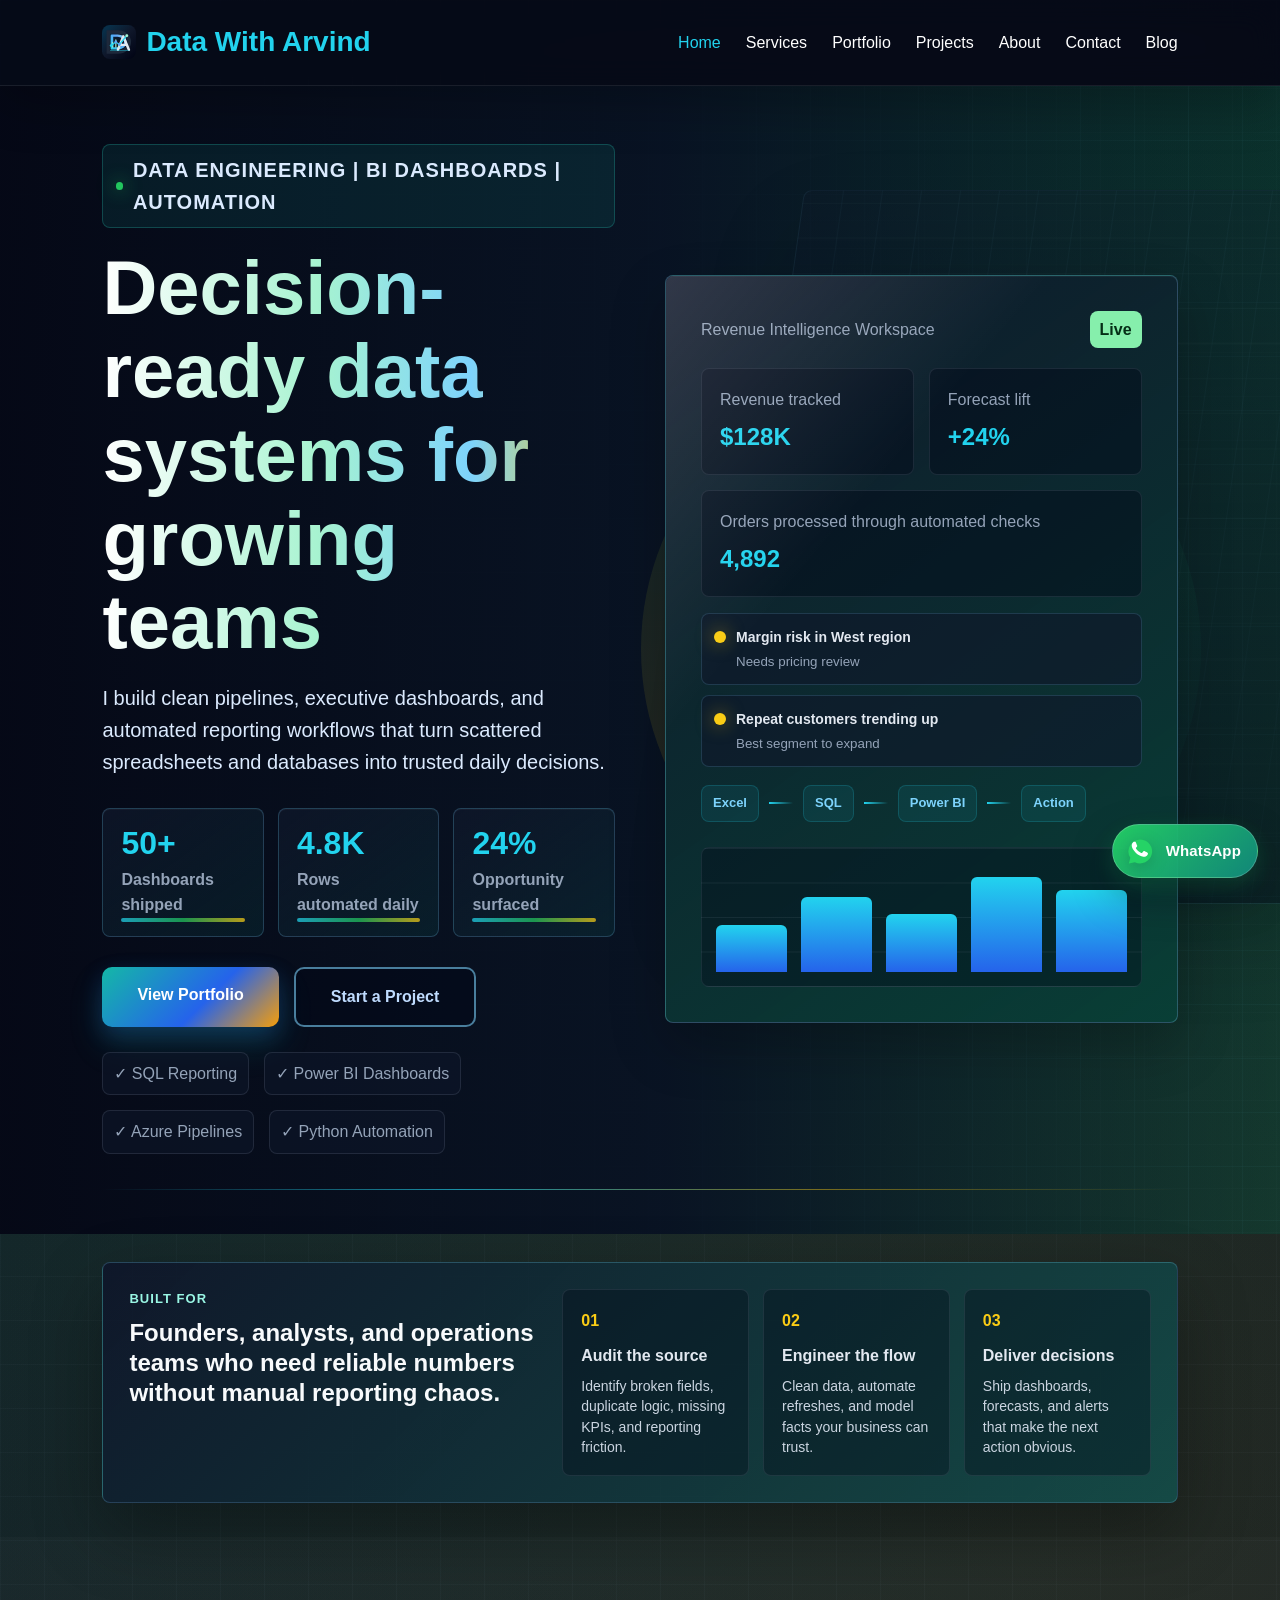
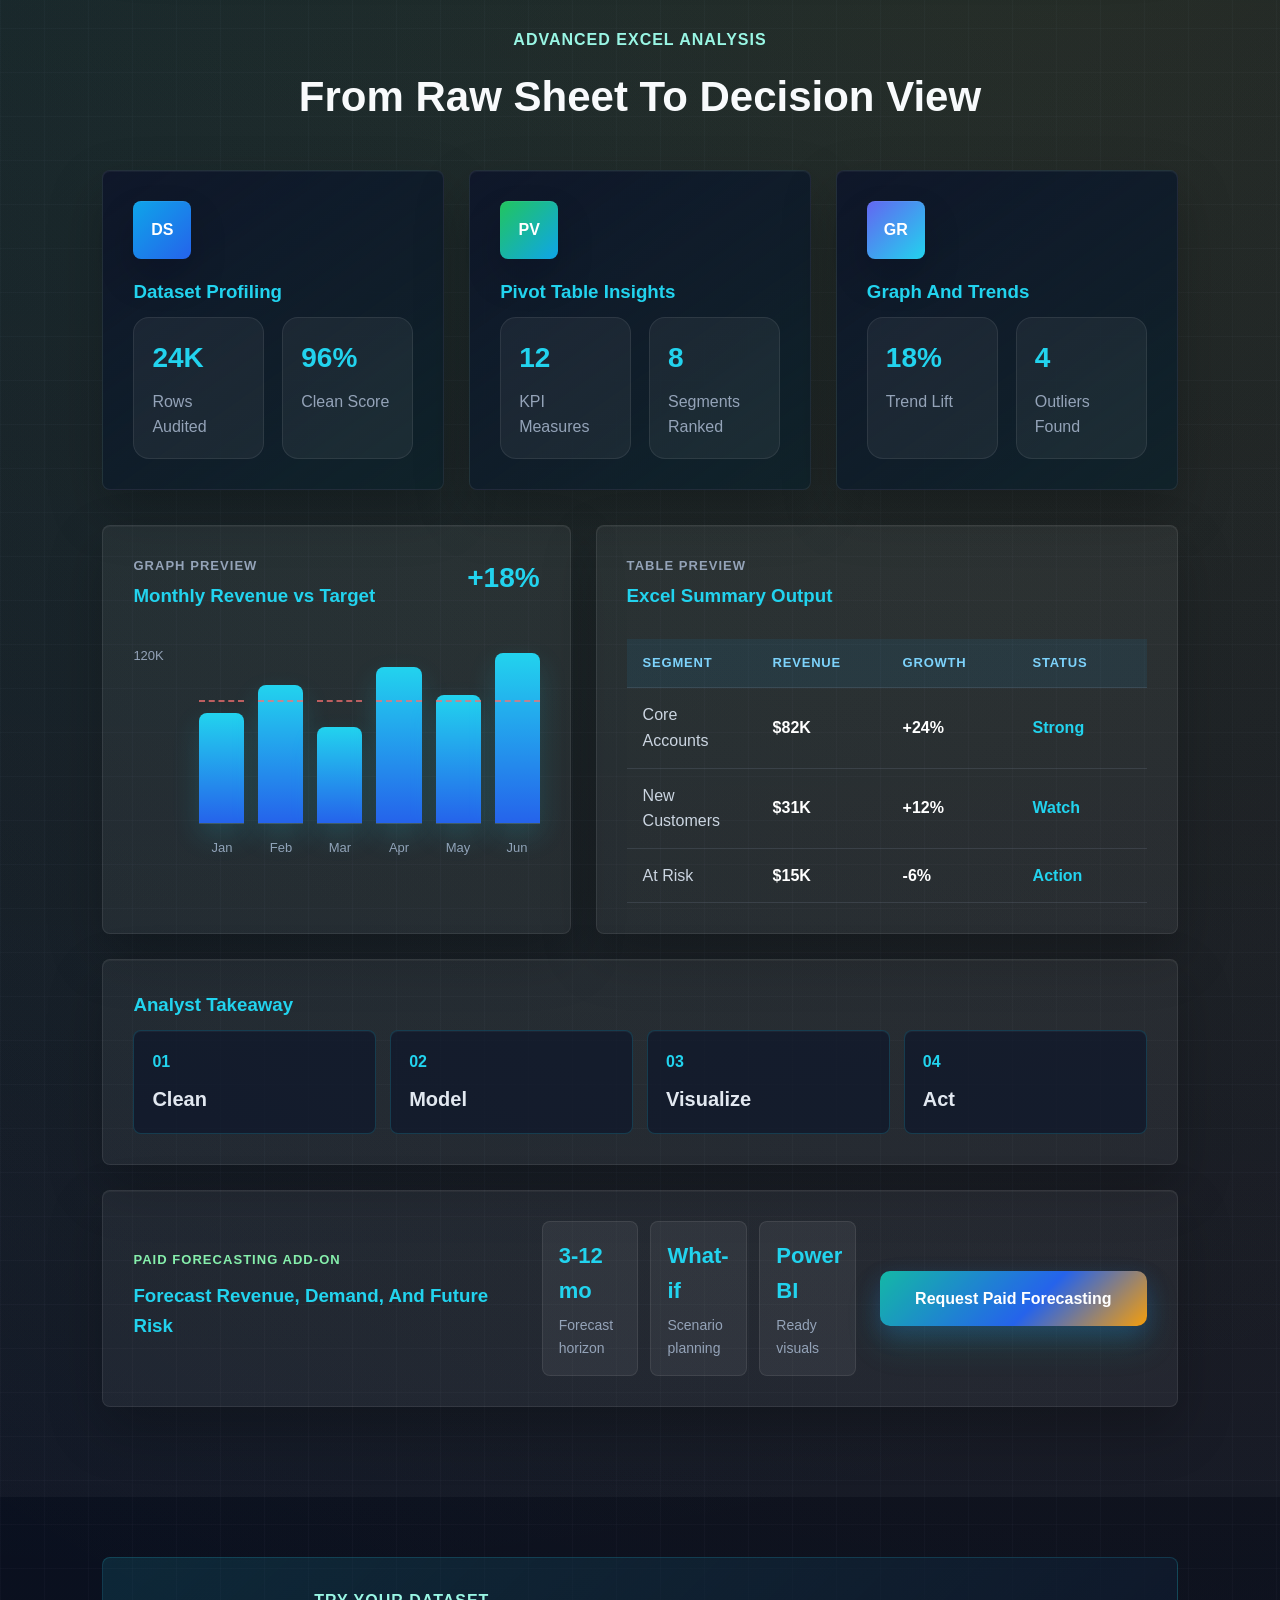
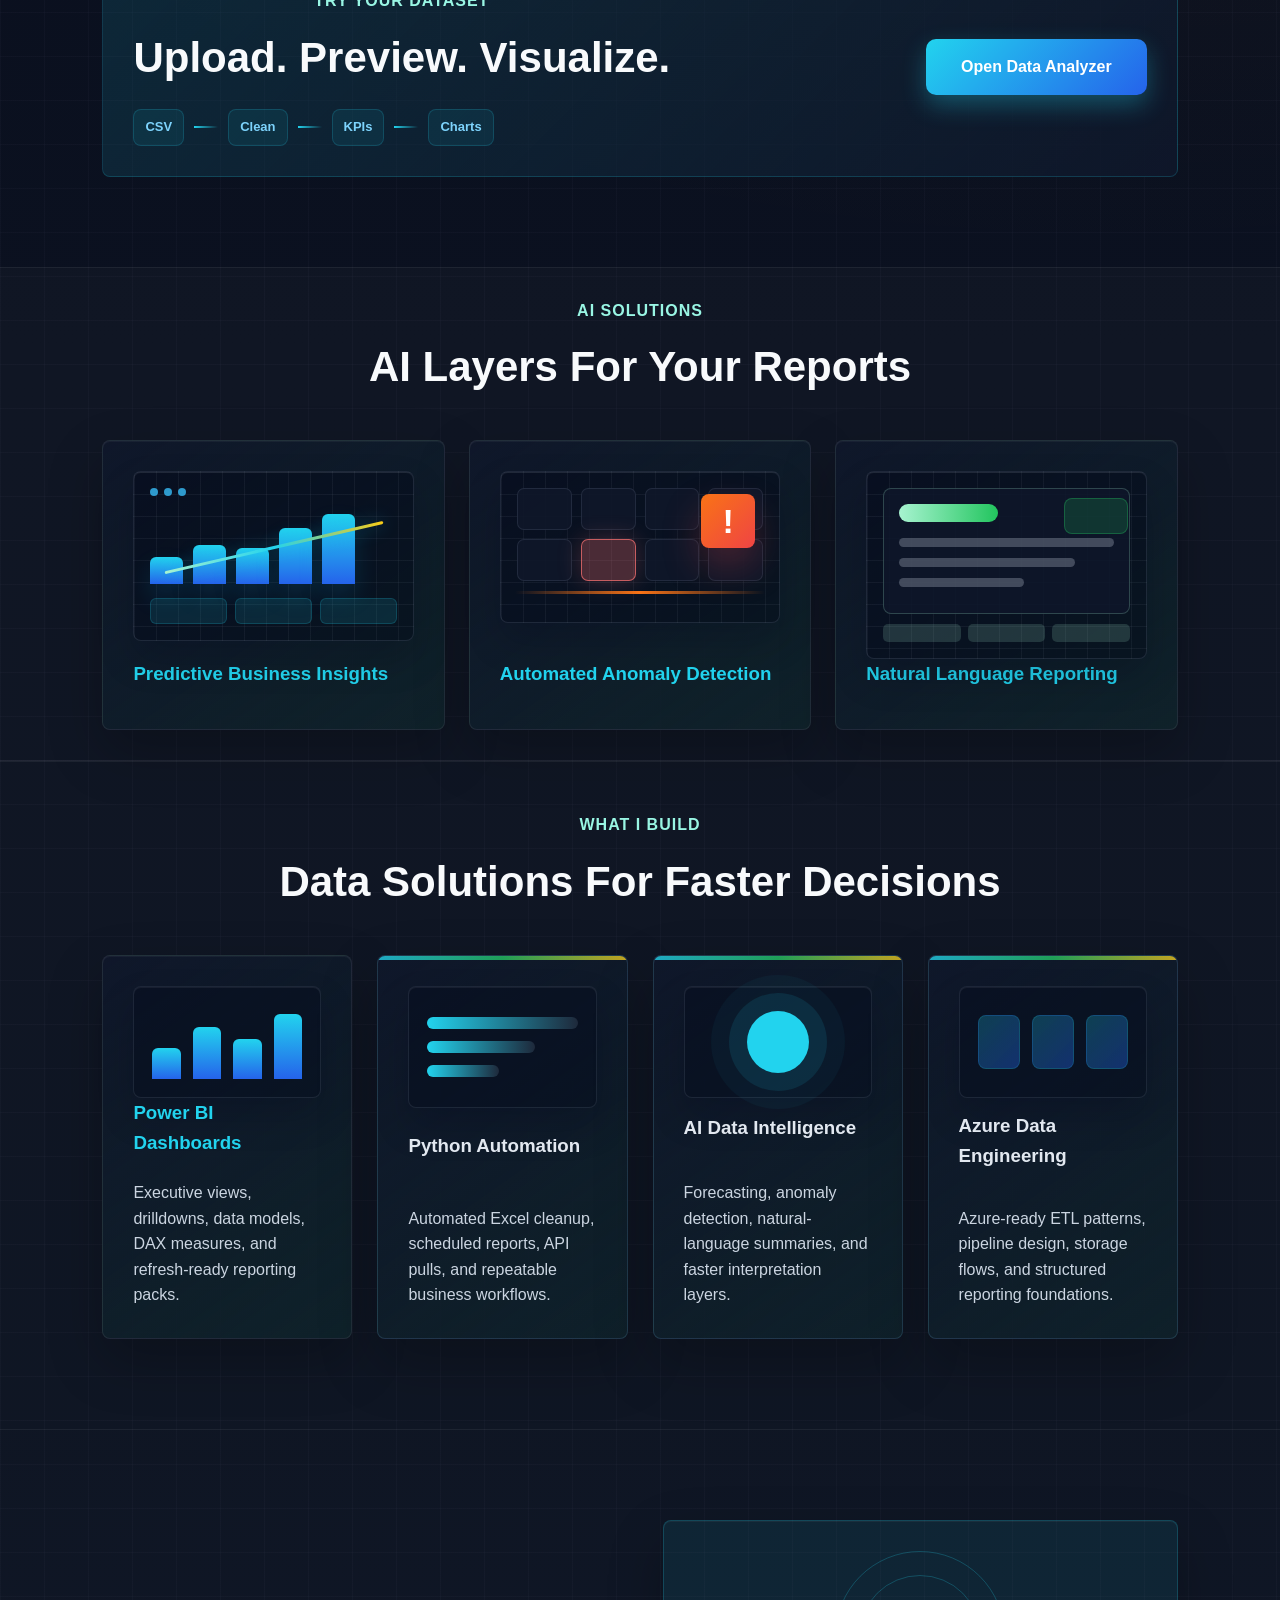
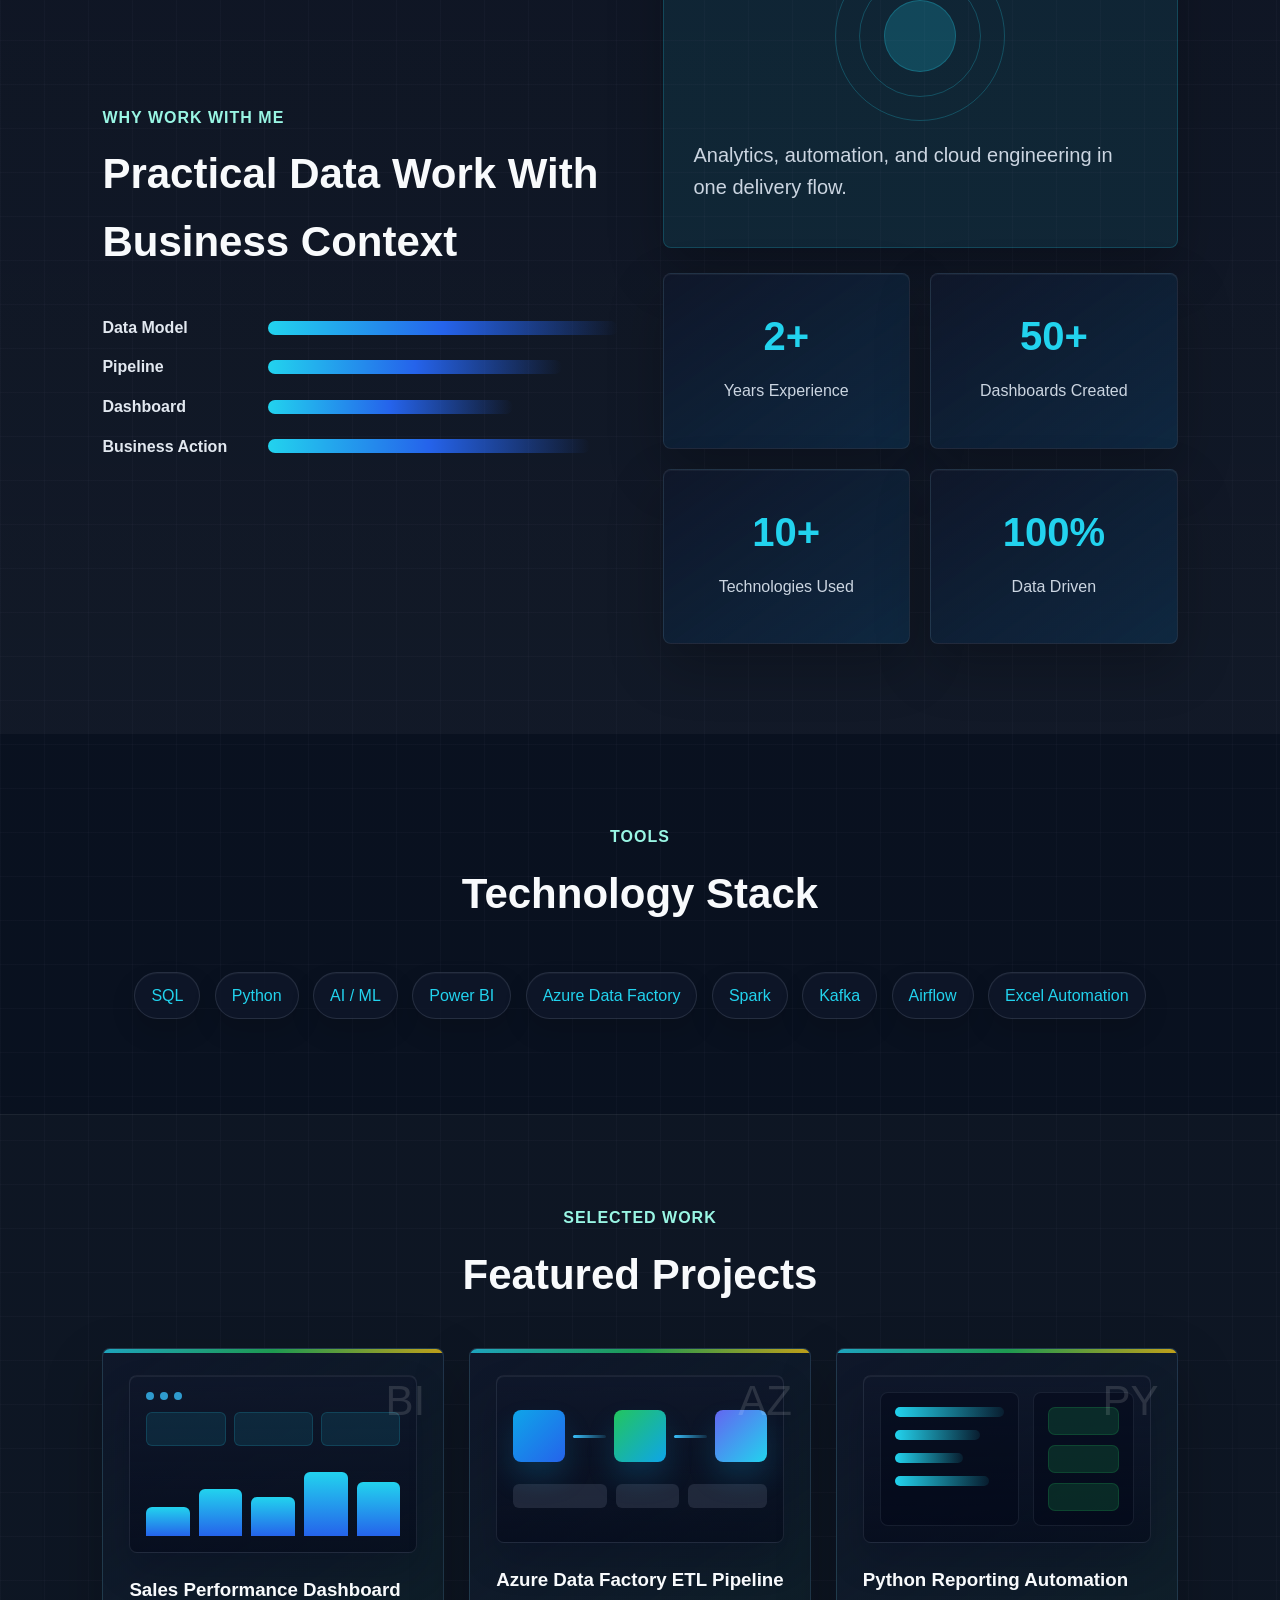
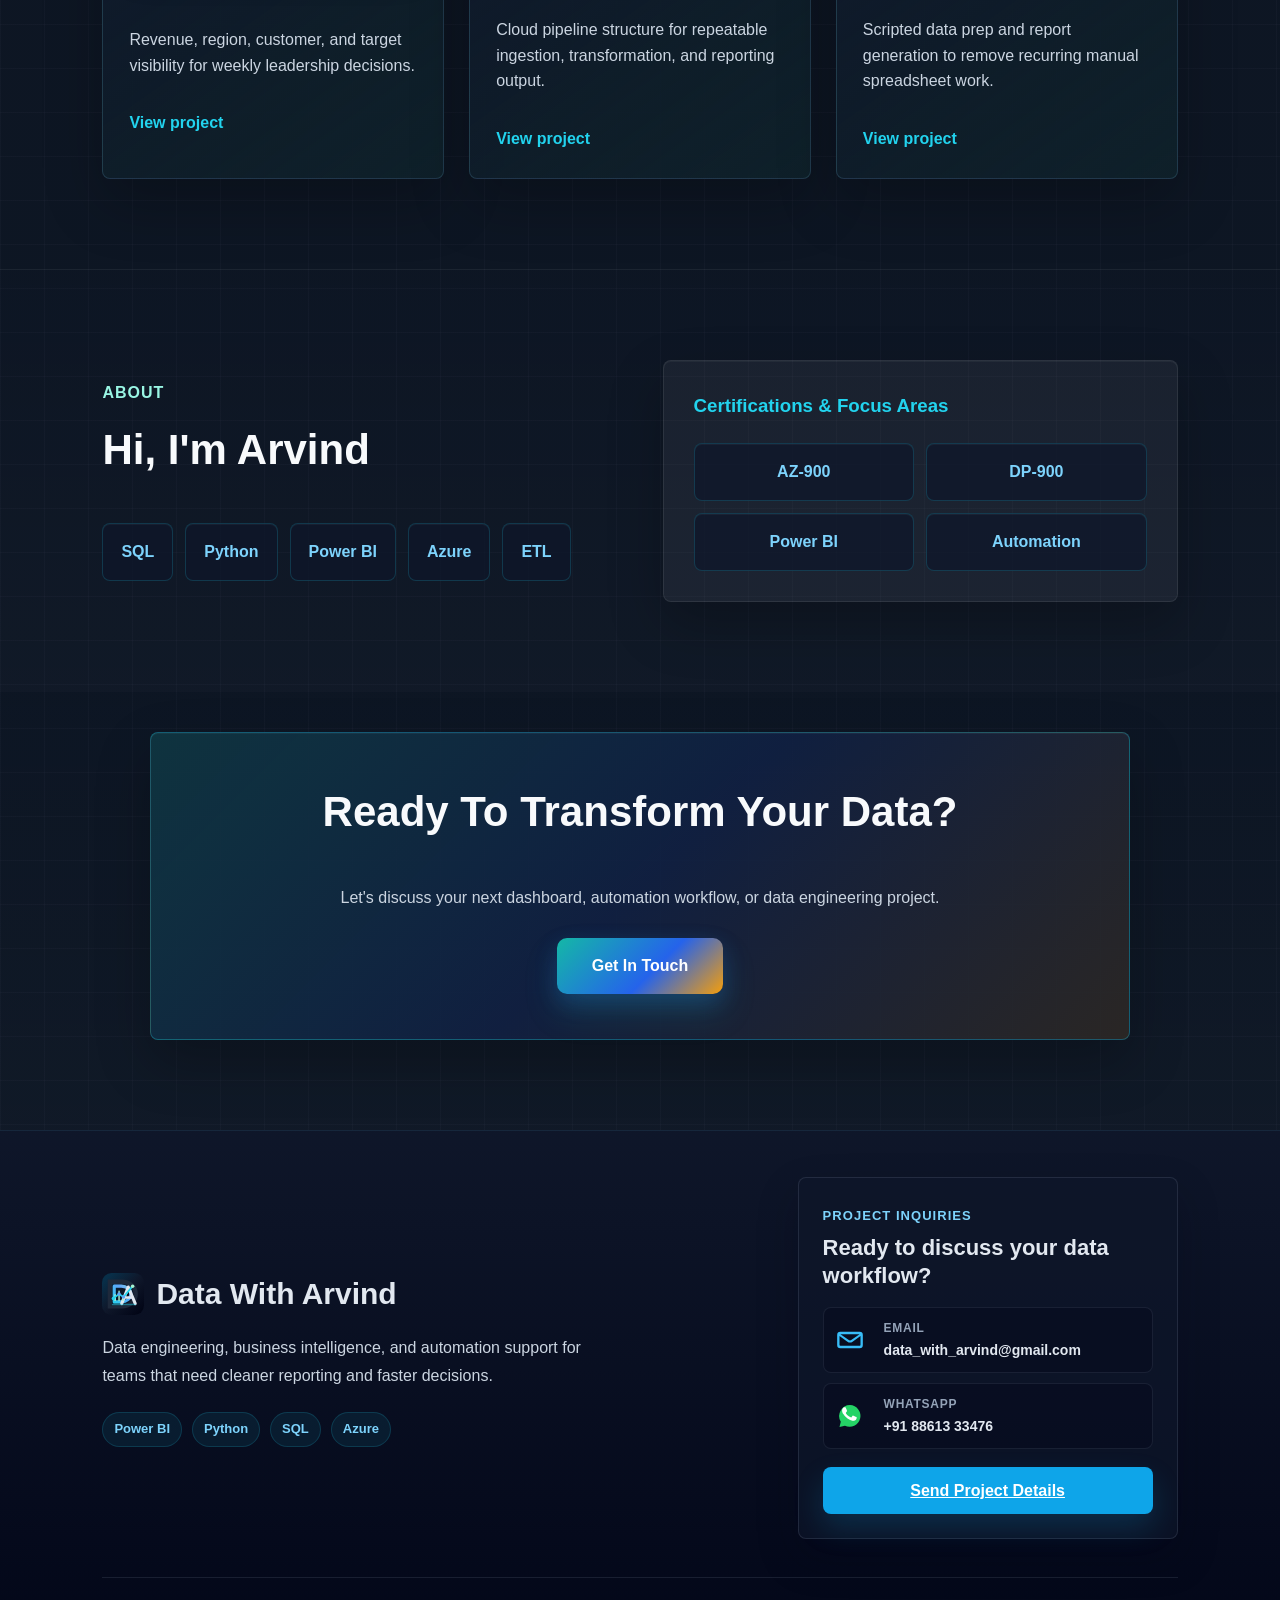
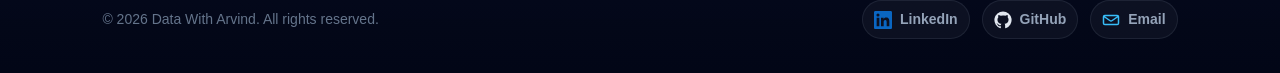
<file: index.html>
<!DOCTYPE html>
<html lang="en">
<head>
<meta charset="UTF-8">
<meta name="viewport" content="width=device-width, initial-scale=1.0">
<meta name="description" content="Data With Arvind helps teams build Power BI dashboards, Python automations, SQL reporting, and Azure data pipelines.">
<title>Home | Data With Arvind</title>
<link rel="icon" type="image/svg+xml" href="images/favicon.svg">
<link rel="stylesheet" href="css/style.css">
</head>

<body>

<nav aria-label="Primary navigation">
<a class="logo" href="index.html">Data With Arvind</a>

<ul>
<li><a href="index.html" aria-current="page">Home</a></li>
<li><a href="services.html">Services</a></li>
<li><a href="portfolio.html">Portfolio</a></li>
<li><a href="projects/index.html">Projects</a></li>
<li><a href="about.html">About</a></li>
<li><a href="contact.html">Contact</a></li>
<li><a href="blog.html">Blog</a></li>
</ul>
</nav>

<main>

<section class="hero">
<div class="hero-left">
<p class="hero-tag">Data Engineering | BI Dashboards | Automation</p>

<h1>Decision-ready data systems for growing teams</h1>

<p>
I build clean pipelines, executive dashboards, and automated reporting workflows that turn scattered spreadsheets and databases into trusted daily decisions.
</p>

<div class="hero-visual-strip" aria-label="Key outcomes">
<div><strong>50+</strong><span>Dashboards shipped</span></div>
<div><strong>4.8K</strong><span>Rows automated daily</span></div>
<div><strong>24%</strong><span>Opportunity surfaced</span></div>
</div>

<div class="hero-buttons" aria-label="Homepage actions">
<a href="portfolio.html" class="btn-primary">View Portfolio</a>
<a href="contact.html" class="btn-secondary">Start a Project</a>
</div>

<div class="trust-badges" aria-label="Core skills">
<span>&check; SQL Reporting</span>
<span>&check; Power BI Dashboards</span>
<span>&check; Azure Pipelines</span>
<span>&check; Python Automation</span>
</div>
</div>

<div class="hero-right" aria-label="Dashboard preview">
<div class="dashboard-orbit" aria-hidden="true"></div>
<div class="card dashboard-card rich-dashboard-card">
<div class="dashboard-topline">
<span>Revenue Intelligence Workspace</span>
<strong>Live</strong>
</div>

<div class="metric-row">
<div class="metric">
<span>Revenue tracked</span>
<h2>$128K</h2>
</div>

<div class="metric">
<span>Forecast lift</span>
<h2>+24%</h2>
</div>
</div>

<div class="metric">
<span>Orders processed through automated checks</span>
<h2>4,892</h2>
</div>

<div class="dashboard-insights" aria-hidden="true">
<div><span></span><strong>Margin risk in West region</strong><small>Needs pricing review</small></div>
<div><span></span><strong>Repeat customers trending up</strong><small>Best segment to expand</small></div>
</div>

<div class="dashboard-flow" aria-hidden="true">
<span>Excel</span>
<i></i>
<span>SQL</span>
<i></i>
<span>Power BI</span>
<i></i>
<span>Action</span>
</div>

<div class="chart" aria-hidden="true">
<div class="chart-bar chart-bar-one"></div>
<div class="chart-bar chart-bar-two"></div>
<div class="chart-bar chart-bar-three"></div>
<div class="chart-bar chart-bar-four"></div>
<div class="chart-bar chart-bar-five"></div>
</div>
</div>
</div>
</section>

<section class="proof-ribbon" aria-label="Delivery proof points">
<div>
<span>Built For</span>
<strong>Founders, analysts, and operations teams who need reliable numbers without manual reporting chaos.</strong>
</div>
<div class="proof-metrics">
<article>
<b>01</b>
<strong>Audit the source</strong>
<span>Identify broken fields, duplicate logic, missing KPIs, and reporting friction.</span>
</article>
<article>
<b>02</b>
<strong>Engineer the flow</strong>
<span>Clean data, automate refreshes, and model facts your business can trust.</span>
</article>
<article>
<b>03</b>
<strong>Deliver decisions</strong>
<span>Ship dashboards, forecasts, and alerts that make the next action obvious.</span>
</article>
</div>
</section>

<section class="section analytics-section" aria-labelledby="analysis-title">
<span class="section-kicker">Advanced Excel Analysis</span>
<h2 id="analysis-title">From Raw Sheet To Decision View</h2>

<div class="analytics-grid">
<article class="card analysis-card">
<div class="visual-icon data-icon">DS</div>
<h3>Dataset Profiling</h3>
<div class="analysis-metrics">
<div>
<strong>24K</strong>
<span>Rows Audited</span>
</div>
<div>
<strong>96%</strong>
<span>Clean Score</span>
</div>
</div>
</article>

<article class="card analysis-card">
<div class="visual-icon table-icon">PV</div>
<h3>Pivot Table Insights</h3>
<div class="analysis-metrics">
<div>
<strong>12</strong>
<span>KPI Measures</span>
</div>
<div>
<strong>8</strong>
<span>Segments Ranked</span>
</div>
</div>
</article>

<article class="card analysis-card">
<div class="visual-icon chart-icon">GR</div>
<h3>Graph And Trends</h3>
<div class="analysis-metrics">
<div>
<strong>18%</strong>
<span>Trend Lift</span>
</div>
<div>
<strong>4</strong>
<span>Outliers Found</span>
</div>
</div>
</article>
</div>

<div class="analysis-highlights">
<div class="analysis-chart-card card">
<div class="analysis-panel-heading">
<div>
<span>Graph Preview</span>
<h3>Monthly Revenue vs Target</h3>
</div>
<strong>+18%</strong>
</div>
<div class="advanced-chart" aria-hidden="true">
<div class="chart-track">
<span>120K</span>
<div><i class="target-line"></i><b style="height:62%"></b></div>
<div><i class="target-line"></i><b style="height:78%"></b></div>
<div><i class="target-line"></i><b style="height:54%"></b></div>
<div><i class="target-line"></i><b style="height:88%"></b></div>
<div><i class="target-line"></i><b style="height:72%"></b></div>
<div><i class="target-line"></i><b style="height:96%"></b></div>
</div>
<div class="chart-labels">
<span>Jan</span>
<span>Feb</span>
<span>Mar</span>
<span>Apr</span>
<span>May</span>
<span>Jun</span>
</div>
</div>
</div>

<div class="analysis-table-card card">
<div class="analysis-panel-heading">
<div>
<span>Table Preview</span>
<h3>Excel Summary Output</h3>
</div>
</div>
<div class="analysis-table-wrap">
<table class="analysis-preview-table">
<thead>
<tr>
<th>Segment</th>
<th>Revenue</th>
<th>Growth</th>
<th>Status</th>
</tr>
</thead>
<tbody>
<tr>
<td>Core Accounts</td>
<td>$82K</td>
<td>+24%</td>
<td>Strong</td>
</tr>
<tr>
<td>New Customers</td>
<td>$31K</td>
<td>+12%</td>
<td>Watch</td>
</tr>
<tr>
<td>At Risk</td>
<td>$15K</td>
<td>-6%</td>
<td>Action</td>
</tr>
</tbody>
</table>
</div>
</div>

<div class="analysis-summary card">
<h3>Analyst Takeaway</h3>
<div class="takeaway-visual" aria-label="Analysis workflow">
<div><span>01</span><strong>Clean</strong></div>
<div><span>02</span><strong>Model</strong></div>
<div><span>03</span><strong>Visualize</strong></div>
<div><span>04</span><strong>Act</strong></div>
</div>
</div>

<div class="forecast-paid-card card">
<div>
<span class="paid-label">Paid Forecasting Add-On</span>
<h3>Forecast Revenue, Demand, And Future Risk</h3>

</div>
<div class="forecast-feature-grid">
<div>
<strong>3-12 mo</strong>
<span>Forecast horizon</span>
</div>
<div>
<strong>What-if</strong>
<span>Scenario planning</span>
</div>
<div>
<strong>Power BI</strong>
<span>Ready visuals</span>
</div>
</div>
<a href="contact.html" class="btn-primary">Request Paid Forecasting</a>
</div>
</div>
</section>

<section class="section analyzer-teaser-section" aria-labelledby="analyzer-teaser-title">
<div class="analyzer-teaser">
<div>
<span class="section-kicker">Try Your Dataset</span>
<h2 id="analyzer-teaser-title">Upload. Preview. Visualize.</h2>
<div class="mini-pipeline" aria-hidden="true">
<span>CSV</span>
<i></i>
<span>Clean</span>
<i></i>
<span>KPIs</span>
<i></i>
<span>Charts</span>
</div>
</div>
<a href="data-analyzer.html" class="btn-primary">Open Data Analyzer</a>
</div>
</section>

<section class="section section-alt ai-solutions" aria-labelledby="ai-title">
<span class="section-kicker">AI Solutions</span>
<h2 id="ai-title">AI Layers For Your Reports</h2>
<div class="grid ai-grid">
<article class="card ai-card">
<div class="ai-visual forecast-visual" aria-hidden="true">
<div class="mock-toolbar"><span></span><span></span><span></span></div>
<div class="forecast-chart">
<span></span><span></span><span></span><span></span><span></span>
</div>
<div class="forecast-line"></div>
<div class="forecast-kpis"><b></b><b></b><b></b></div>
</div>
<h3>Predictive Business Insights</h3>
</article>

<article class="card ai-card">
<div class="ai-visual anomaly-visual" aria-hidden="true">
<div class="scan-grid">
<span></span><span></span><span></span><span></span>
<span></span><span></span><span></span><span></span>
</div>
<div class="alert-marker"><strong>!</strong></div>
<div class="scan-line"></div>
</div>
<h3>Automated Anomaly Detection</h3>
</article>

<article class="card ai-card">
<div class="ai-visual narrative-visual" aria-hidden="true">
<div class="report-window">
<span></span>
<b></b>
<b></b>
<b></b>
</div>
<div class="insight-chip"></div>
<div class="spark-summary"><i></i><i></i><i></i></div>
</div>
<h3>Natural Language Reporting</h3>
</article>
</div>
</section>

<section class="section section-intro section-alt" aria-labelledby="services-title">
<span class="section-kicker">What I Build</span>
<h2 id="services-title">Data Solutions For Faster Decisions</h2>

<div class="grid">
<article class="card visual-service-card">
<div class="service-visual bars-visual" aria-hidden="true"><span></span><span></span><span></span><span></span></div>
<h3>Power BI Dashboards</h3>
<p>Executive views, drilldowns, data models, DAX measures, and refresh-ready reporting packs.</p>
</article>

<article class="card service-card visual-service-card" data-icon="PY">
<div class="service-visual code-visual" aria-hidden="true"><span></span><span></span><span></span></div>
<h3>Python Automation</h3>
<p>Automated Excel cleanup, scheduled reports, API pulls, and repeatable business workflows.</p>
</article>

<article class="card service-card visual-service-card" data-icon="AI">
<div class="service-visual pulse-visual" aria-hidden="true"><span></span></div>
<h3>AI Data Intelligence</h3>
<p>Forecasting, anomaly detection, natural-language summaries, and faster interpretation layers.</p>
</article>

<article class="card service-card visual-service-card" data-icon="AZ">
<div class="service-visual cloud-visual" aria-hidden="true"><span></span><span></span><span></span></div>
<h3>Azure Data Engineering</h3>
<p>Azure-ready ETL patterns, pipeline design, storage flows, and structured reporting foundations.</p>
</article>
</div>
</section>

<section class="section split-section" aria-labelledby="why-title">
<div class="why-text">
<span class="section-kicker">Why Work With Me</span>
<h2 id="why-title">Practical Data Work With Business Context</h2>
<div class="decision-map" aria-label="Delivery focus">
<div><strong>Data Model</strong><span></span></div>
<div><strong>Pipeline</strong><span></span></div>
<div><strong>Dashboard</strong><span></span></div>
<div><strong>Business Action</strong><span></span></div>
</div>
</div>

<div class="why-image-card">
<div class="why-highlight">
<div class="impact-rings" aria-hidden="true">
<span></span>
<span></span>
<span></span>
</div>
<p class="why-highlight-title">Analytics, automation, and cloud engineering in one delivery flow.</p>
</div>
<div class="stats-grid">
<div class="card stat-card">
<h3>2+</h3>
<p>Years Experience</p>
</div>

<div class="card stat-card">
<h3>50+</h3>
<p>Dashboards Created</p>
</div>

<div class="card stat-card">
<h3>10+</h3>
<p>Technologies Used</p>
</div>

<div class="card stat-card">
<h3>100%</h3>
<p>Data Driven</p>
</div>
</div>
</div>
</section>

<section class="section" aria-labelledby="stack-title">
<span class="section-kicker">Tools</span>
<h2 id="stack-title">Technology Stack</h2>

<div class="tech-wrapper">
<span class="tech-tag">SQL</span>
<span class="tech-tag">Python</span>
<span class="tech-tag">AI / ML</span>
<span class="tech-tag">Power BI</span>
<span class="tech-tag">Azure Data Factory</span>
<span class="tech-tag">Spark</span>
<span class="tech-tag">Kafka</span>
<span class="tech-tag">Airflow</span>
<span class="tech-tag">Excel Automation</span>
</div>
</section>

<section class="section section-alt" aria-labelledby="projects-title">
<span class="section-kicker">Selected Work</span>
<h2 id="projects-title">Featured Projects</h2>

<div class="grid home-project-grid">
<article class="card project-card featured-project" data-icon="BI">
<div class="project-preview sales-preview" aria-hidden="true">
<div class="preview-top"><span></span><span></span><span></span></div>
<div class="preview-kpis"><b></b><b></b><b></b></div>
<div class="preview-bars"><span></span><span></span><span></span><span></span><span></span></div>
</div>
<h3>Sales Performance Dashboard</h3>
<p>Revenue, region, customer, and target visibility for weekly leadership decisions.</p>
<a href="portfolio.html" class="text-link">View project</a>
</article>

<article class="card project-card featured-project" data-icon="AZ">
<div class="project-preview pipeline-preview" aria-hidden="true">
<div class="pipeline-row"><span></span><i></i><span></span><i></i><span></span></div>
<div class="pipeline-status"><b></b><b></b><b></b></div>
</div>
<h3>Azure Data Factory ETL Pipeline</h3>
<p>Cloud pipeline structure for repeatable ingestion, transformation, and reporting output.</p>
<a href="portfolio.html" class="text-link">View project</a>
</article>

<article class="card project-card featured-project" data-icon="PY">
<div class="project-preview automation-preview" aria-hidden="true">
<div class="code-lines"><span></span><span></span><span></span><span></span></div>
<div class="report-output"><b></b><b></b><b></b></div>
</div>
<h3>Python Reporting Automation</h3>
<p>Scripted data prep and report generation to remove recurring manual spreadsheet work.</p>
<a href="portfolio.html" class="text-link">View project</a>
</article>
</div>
</section>

<section class="section split-section" aria-labelledby="about-title">
<div>
<span class="section-kicker">About</span>
<h2 id="about-title">Hi, I'm Arvind</h2>
<div class="profile-visual" aria-label="Core expertise">
<span>SQL</span>
<span>Python</span>
<span>Power BI</span>
<span>Azure</span>
<span>ETL</span>
</div>
</div>

<div class="card highlight-card">
<h3>Certifications & Focus Areas</h3>
<div class="cert-grid">
<span>AZ-900</span>
<span>DP-900</span>
<span>Power BI</span>
<span>Automation</span>
</div>
</div>
</section>

<section class="section cta-section" aria-labelledby="cta-title">
<div class="cta-panel">
<h2 id="cta-title">Ready To Transform Your Data?</h2>
<p>Let's discuss your next dashboard, automation workflow, or data engineering project.</p>
<a href="contact.html" class="btn-primary">Get In Touch</a>
</div>
</section>

</main>

<footer class="footer">
<div class="footer-shell footer-simple">
<div class="footer-main">
<div class="footer-brand-block">
<a class="footer-brand" href="index.html">Data With Arvind</a>
<p class="footer-copy">Data engineering, business intelligence, and automation support for teams that need cleaner reporting and faster decisions.</p>
<div class="footer-badges" aria-label="Core specialties">
<span>Power BI</span>
<span>Python</span>
<span>SQL</span>
<span>Azure</span>
</div>
</div>

<div class="footer-contact-panel">
<div>
<span class="footer-eyebrow">Project inquiries</span>
<strong>Ready to discuss your data workflow?</strong>
</div>
<div class="footer-contact-list">
<a href="mailto:data_with_arvind@gmail.com"><img src="images/icon-email.svg" alt="" aria-hidden="true"><span>Email</span><strong>data_with_arvind@gmail.com</strong></a>
<a href="https://wa.me/918861333476"><img src="images/icon-whatsapp.svg" alt="" aria-hidden="true"><span>WhatsApp</span><strong>+91 88613 33476</strong></a>
</div>
<a class="footer-cta" href="contact.html">Send Project Details</a>
</div>
</div>

<div class="footer-bottom">
<p>&copy; 2026 Data With Arvind. All rights reserved.</p>
<div class="footer-social" aria-label="Social links">
<a href="https://www.linkedin.com/in/data-with-arvind/" target="_blank" rel="noopener"><img src="images/icon-linkedin.svg" alt="" aria-hidden="true">LinkedIn</a>
<a href="https://github.com/data-with-arvind" target="_blank" rel="noopener"><img src="images/icon-github.svg" alt="" aria-hidden="true">GitHub</a>
<a href="mailto:data_with_arvind@gmail.com"><img src="images/icon-email.svg" alt="" aria-hidden="true">Email</a>
</div>
</div>
</div>
</footer>

<a href="https://wa.me/918861333476" class="whatsapp-btn" aria-label="Chat on WhatsApp"><img src="images/icon-whatsapp.svg" alt="" aria-hidden="true"><span>WhatsApp</span></a>

</body>
</html>
</file>
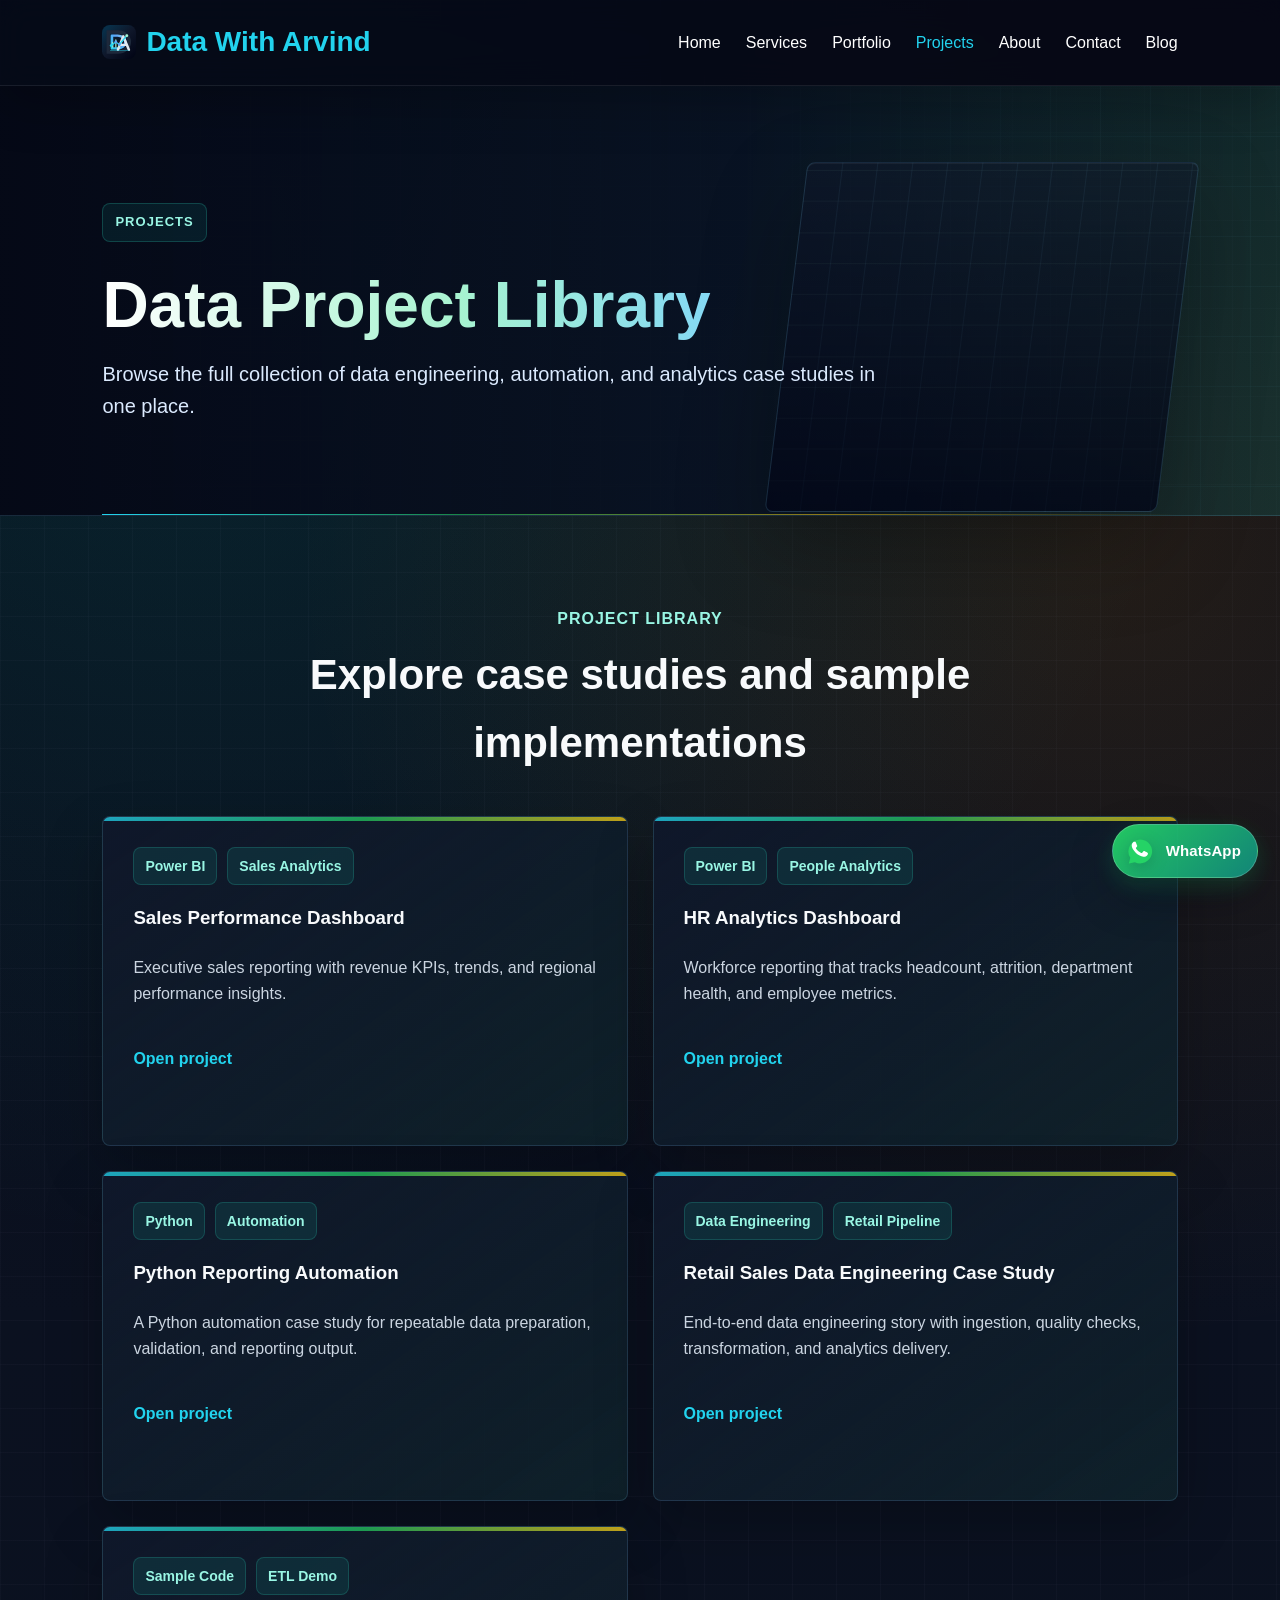
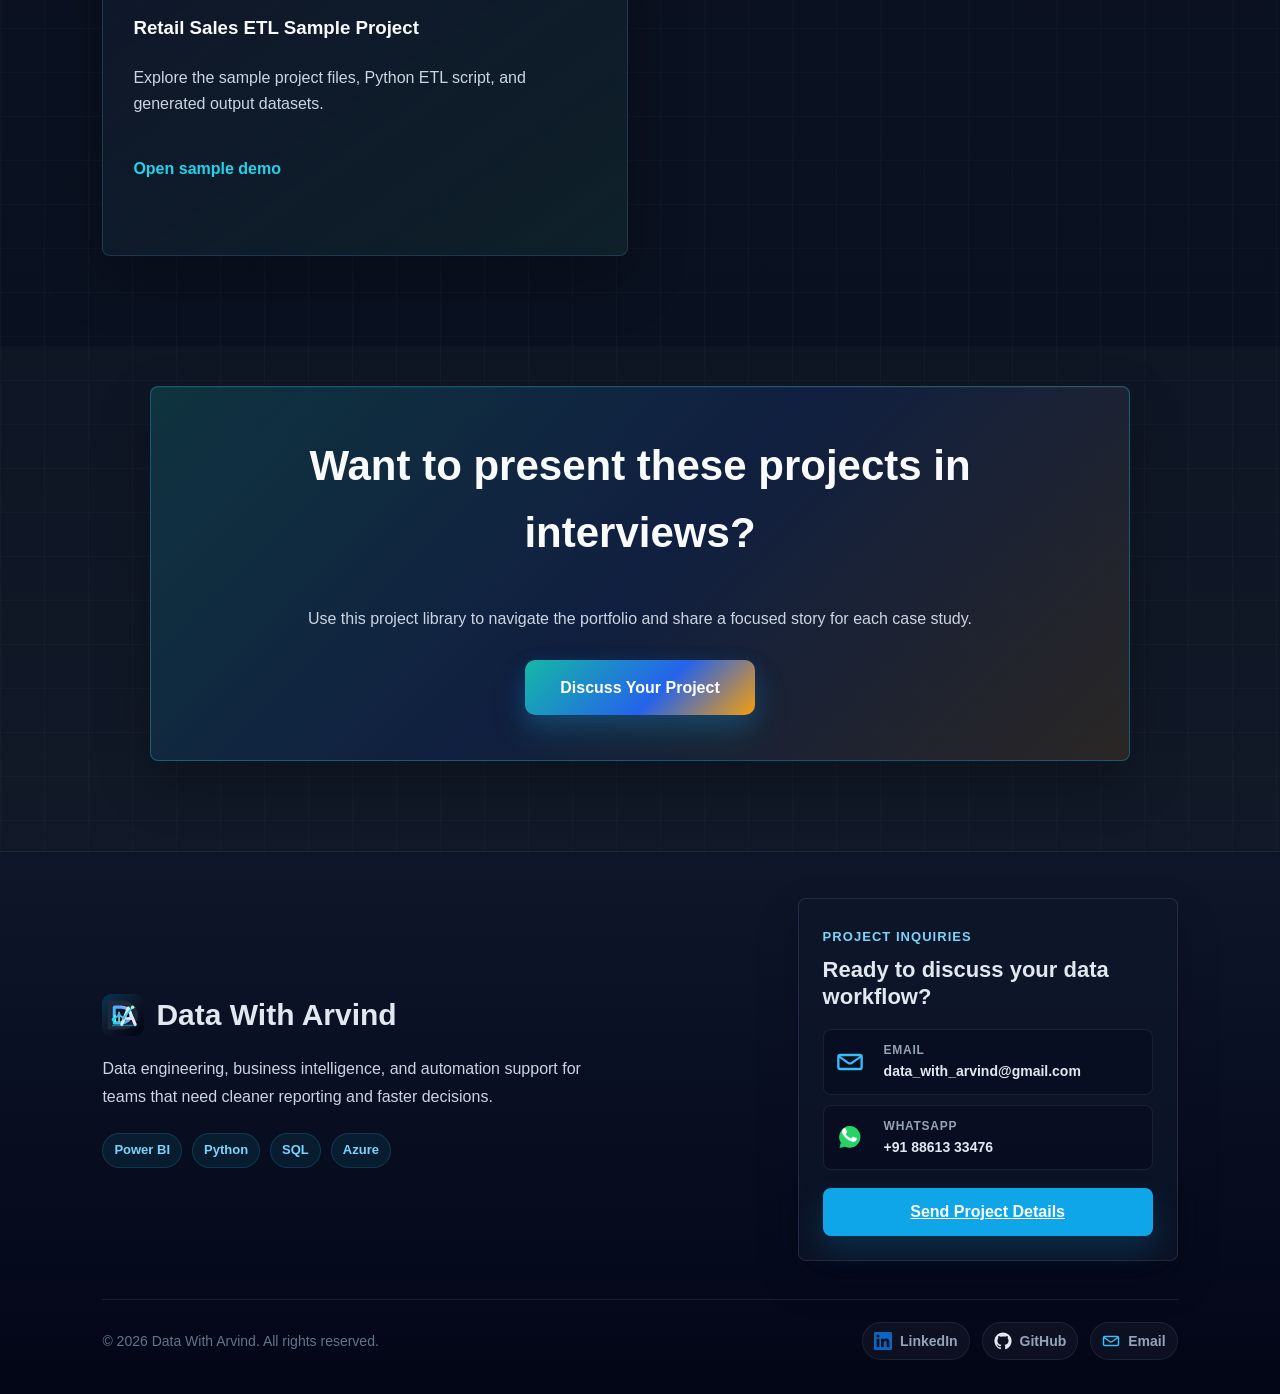
<file: projects/index.html>
<!DOCTYPE html>
<html lang="en">
<head>
<meta charset="UTF-8">
<meta name="viewport" content="width=device-width, initial-scale=1.0">
<meta name="description" content="Project library for Data With Arvind, showing data engineering, automation, and dashboard case studies.">
<title>Projects | Data With Arvind</title>
<link rel="icon" type="image/svg+xml" href="../images/favicon.svg">
<link rel="stylesheet" href="../css/style.css">
</head>

<body>
<nav aria-label="Primary navigation">
<a class="logo" href="../index.html">Data With Arvind</a>
<ul>
<li><a href="../index.html">Home</a></li>
<li><a href="../services.html">Services</a></li>
<li><a href="../portfolio.html">Portfolio</a></li>
<li><a href="index.html" aria-current="page">Projects</a></li>
<li><a href="../about.html">About</a></li>
<li><a href="../contact.html">Contact</a></li>
<li><a href="../blog.html">Blog</a></li>
</ul>
</nav>

<main>
<section class="page-header portfolio-header">
<span class="section-kicker">Projects</span>
<h1>Data Project Library</h1>
<p>Browse the full collection of data engineering, automation, and analytics case studies in one place.</p>
</section>

<section class="section" aria-labelledby="hub-title">
<span class="section-kicker">Project Library</span>
<h2 id="hub-title">Explore case studies and sample implementations</h2>
<div class="portfolio-grid">
<article class="card project-card featured-project">
<div class="project-meta">
<span>Power BI</span>
<span>Sales Analytics</span>
</div>
<h3>Sales Performance Dashboard</h3>
<p>Executive sales reporting with revenue KPIs, trends, and regional performance insights.</p>
<a href="sales-dashboard.html" class="text-link">Open project</a>
</article>

<article class="card project-card featured-project">
<div class="project-meta">
<span>Power BI</span>
<span>People Analytics</span>
</div>
<h3>HR Analytics Dashboard</h3>
<p>Workforce reporting that tracks headcount, attrition, department health, and employee metrics.</p>
<a href="hr-dashboard.html" class="text-link">Open project</a>
</article>

<article class="card project-card featured-project">
<div class="project-meta">
<span>Python</span>
<span>Automation</span>
</div>
<h3>Python Reporting Automation</h3>
<p>A Python automation case study for repeatable data preparation, validation, and reporting output.</p>
<a href="python-automation.html" class="text-link">Open project</a>
</article>

<article class="card project-card featured-project">
<div class="project-meta">
<span>Data Engineering</span>
<span>Retail Pipeline</span>
</div>
<h3>Retail Sales Data Engineering Case Study</h3>
<p>End-to-end data engineering story with ingestion, quality checks, transformation, and analytics delivery.</p>
<a href="data-engineering-case-study.html" class="text-link">Open project</a>
</article>

<article class="card project-card featured-project">
<div class="project-meta">
<span>Sample Code</span>
<span>ETL Demo</span>
</div>
<h3>Retail Sales ETL Sample Project</h3>
<p>Explore the sample project files, Python ETL script, and generated output datasets.</p>
<a href="data-engineering-sample-demo.html" class="text-link">Open sample demo</a>
</article>
</div>
</section>

<section class="section cta-section" aria-labelledby="hub-cta-title">
<div class="cta-panel">
<h2 id="hub-cta-title">Want to present these projects in interviews?</h2>
<p>Use this project library to navigate the portfolio and share a focused story for each case study.</p>
<a href="../contact.html" class="btn-primary">Discuss Your Project</a>
</div>
</section>
</main>

<footer class="footer">
<div class="footer-shell footer-simple">
<div class="footer-main">
<div class="footer-brand-block">
<a class="footer-brand" href="../index.html">Data With Arvind</a>
<p class="footer-copy">Data engineering, business intelligence, and automation support for teams that need cleaner reporting and faster decisions.</p>
<div class="footer-badges" aria-label="Core specialties">
<span>Power BI</span>
<span>Python</span>
<span>SQL</span>
<span>Azure</span>
</div>
</div>

<div class="footer-contact-panel">
<div>
<span class="footer-eyebrow">Project inquiries</span>
<strong>Ready to discuss your data workflow?</strong>
</div>
<div class="footer-contact-list">
<a href="mailto:data_with_arvind@gmail.com"><img src="../images/icon-email.svg" alt="" aria-hidden="true"><span>Email</span><strong>data_with_arvind@gmail.com</strong></a>
<a href="https://wa.me/918861333476"><img src="../images/icon-whatsapp.svg" alt="" aria-hidden="true"><span>WhatsApp</span><strong>+91 88613 33476</strong></a>
</div>
<a class="footer-cta" href="../contact.html">Send Project Details</a>
</div>
</div>

<div class="footer-bottom">
<p>&copy; 2026 Data With Arvind. All rights reserved.</p>
<div class="footer-social" aria-label="Social links">
<a href="https://www.linkedin.com/in/data-with-arvind/" target="_blank" rel="noopener"><img src="../images/icon-linkedin.svg" alt="" aria-hidden="true">LinkedIn</a>
<a href="https://github.com/data-with-arvind" target="_blank" rel="noopener"><img src="../images/icon-github.svg" alt="" aria-hidden="true">GitHub</a>
<a href="mailto:data_with_arvind@gmail.com"><img src="../images/icon-email.svg" alt="" aria-hidden="true">Email</a>
</div>
</div>
</div>
</footer>

<a href="https://wa.me/918861333476" class="whatsapp-btn" aria-label="Chat on WhatsApp"><img src="../images/icon-whatsapp.svg" alt="" aria-hidden="true"><span>WhatsApp</span></a>

</body>
</html>
</file>
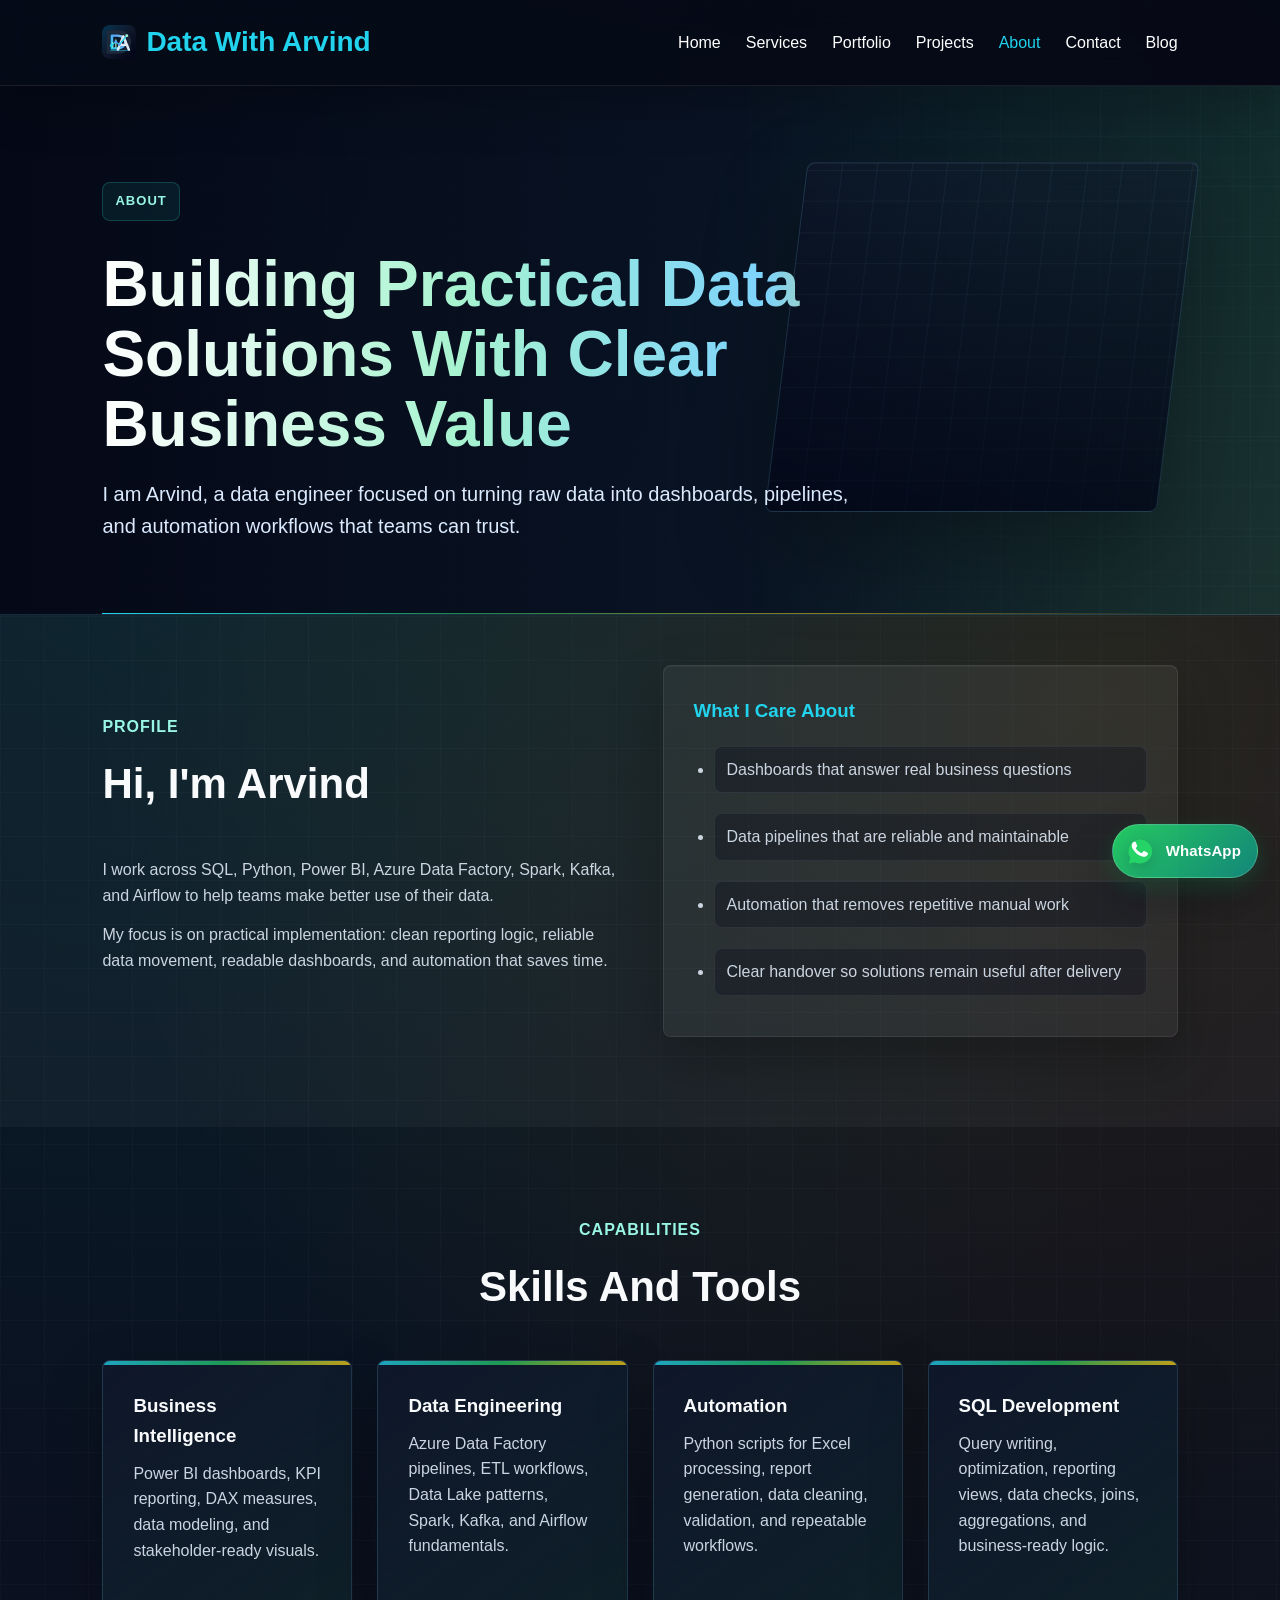
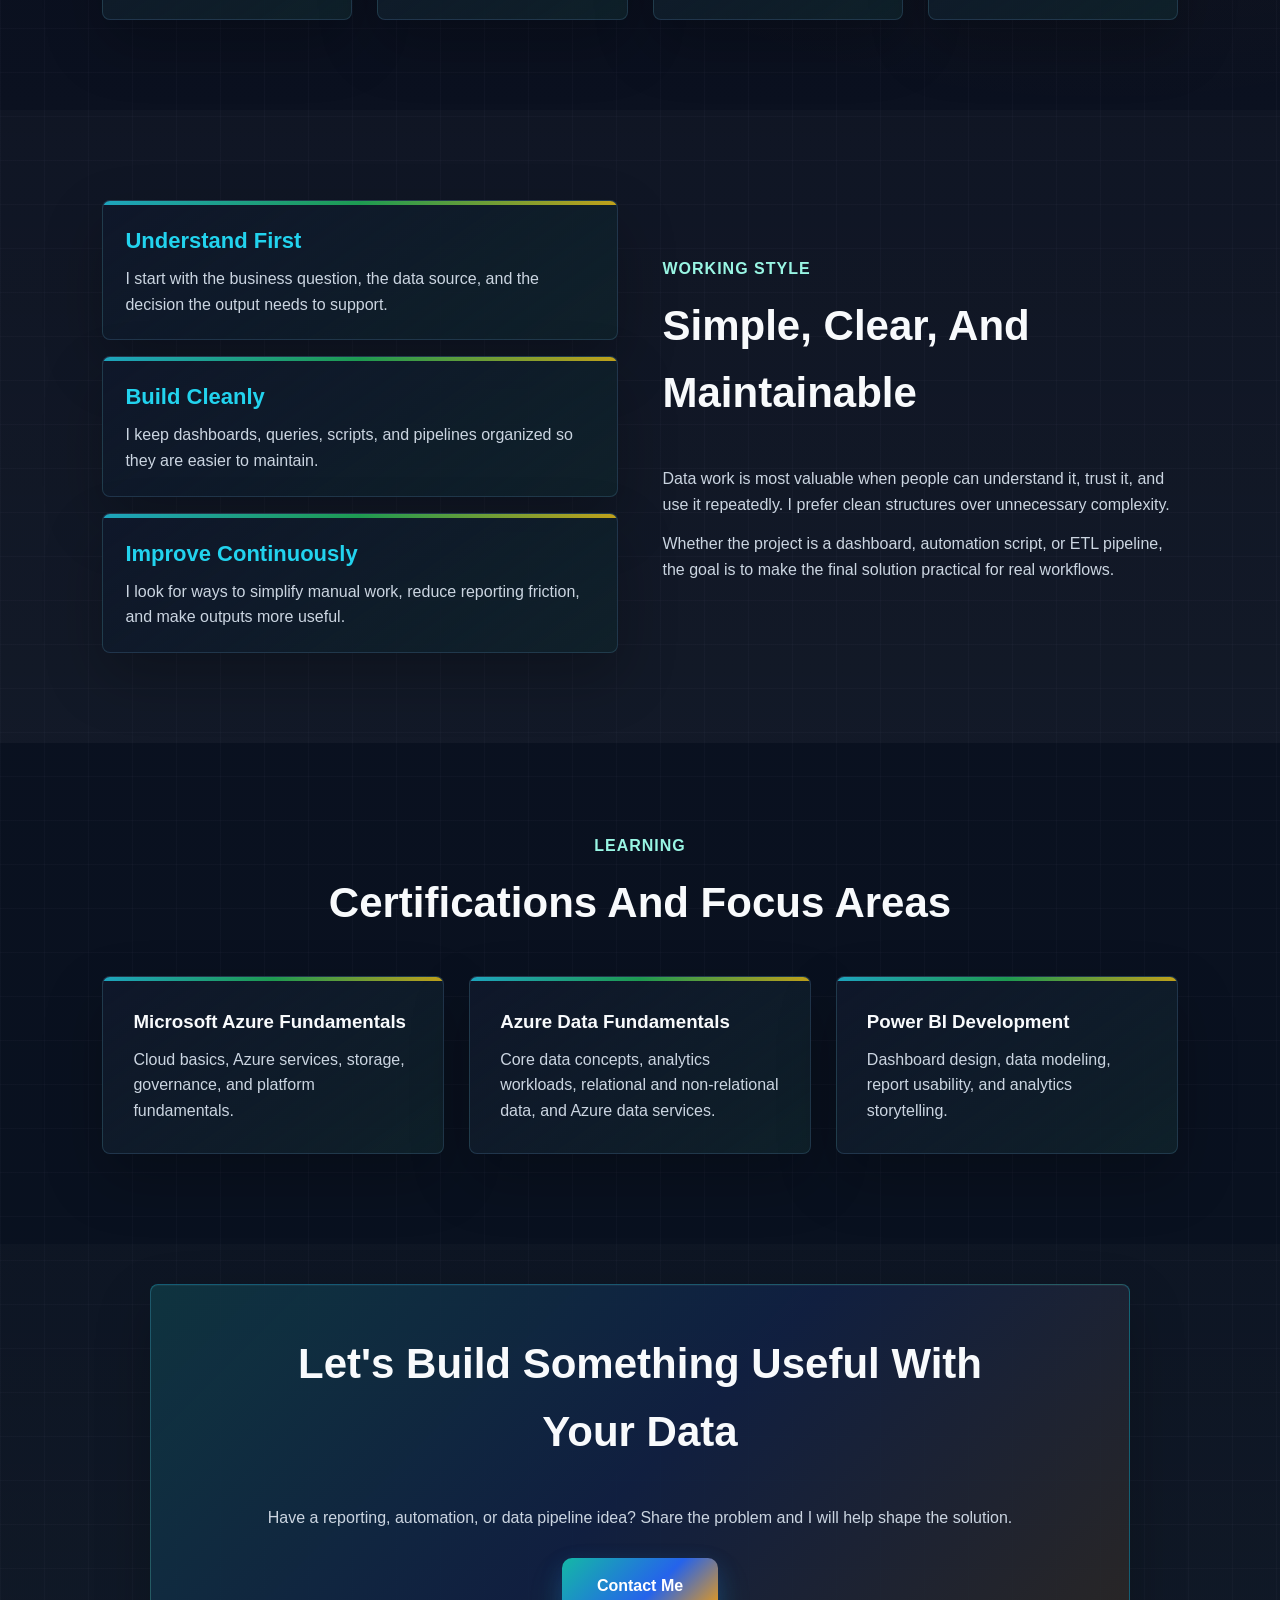
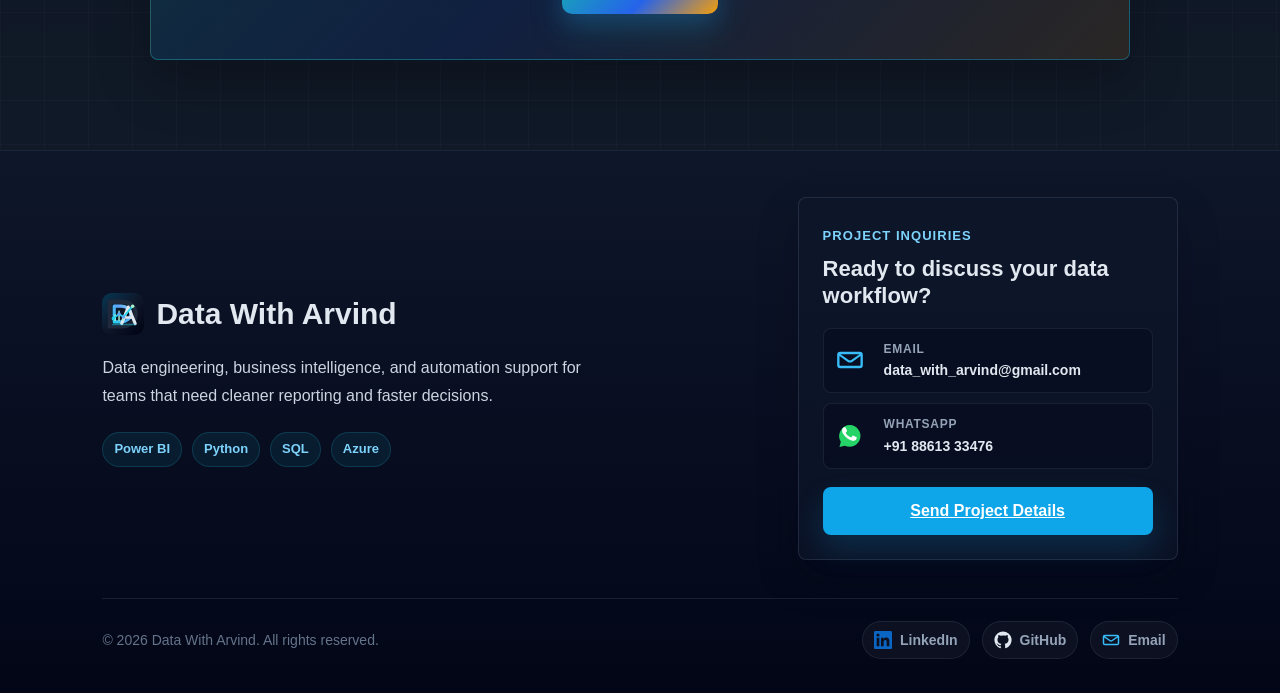
<file: about.html>
<!DOCTYPE html>
<html lang="en">
<head>
<meta charset="UTF-8">
<meta name="viewport" content="width=device-width, initial-scale=1.0">
<meta name="description" content="Learn about Arvind, a data engineer focused on SQL, Python, Power BI, Azure Data Factory, Spark, Kafka, Airflow, dashboards, and automation.">
<title>About Arvind | Data With Arvind</title>
<link rel="icon" type="image/svg+xml" href="images/favicon.svg">
<link rel="stylesheet" href="css/style.css">
</head>

<body>

<nav aria-label="Primary navigation">
<a class="logo" href="index.html">Data With Arvind</a>

<ul>
<li><a href="index.html">Home</a></li>
<li><a href="services.html">Services</a></li>
<li><a href="portfolio.html">Portfolio</a></li>
<li><a href="projects/index.html">Projects</a></li>
<li><a href="about.html" aria-current="page">About</a></li>
<li><a href="contact.html">Contact</a></li>
<li><a href="blog.html">Blog</a></li>
</ul>
</nav>

<main>

<section class="page-header about-header">
<span class="section-kicker">About</span>
<h1>Building Practical Data Solutions With Clear Business Value</h1>
<p>
I am Arvind, a data engineer focused on turning raw data into dashboards, pipelines, and automation workflows that teams can trust.
</p>
</section>

<section class="section split-section about-profile" aria-labelledby="about-title">
<div>
<span class="section-kicker">Profile</span>
<h2 id="about-title">Hi, I'm Arvind</h2>
<p>
I work across SQL, Python, Power BI, Azure Data Factory, Spark, Kafka, and Airflow to help teams make better use of their data.
</p>
<p>
My focus is on practical implementation: clean reporting logic, reliable data movement, readable dashboards, and automation that saves time.
</p>
</div>

<div class="card about-card">
<h3>What I Care About</h3>
<ul>
<li>Dashboards that answer real business questions</li>
<li>Data pipelines that are reliable and maintainable</li>
<li>Automation that removes repetitive manual work</li>
<li>Clear handover so solutions remain useful after delivery</li>
</ul>
</div>
</section>

<section class="section" aria-labelledby="about-skills-title">
<span class="section-kicker">Capabilities</span>
<h2 id="about-skills-title">Skills And Tools</h2>

<div class="about-skill-grid">
<article class="card about-skill-card">
<h3>Business Intelligence</h3>
<p>Power BI dashboards, KPI reporting, DAX measures, data modeling, and stakeholder-ready visuals.</p>
</article>

<article class="card about-skill-card">
<h3>Data Engineering</h3>
<p>Azure Data Factory pipelines, ETL workflows, Data Lake patterns, Spark, Kafka, and Airflow fundamentals.</p>
</article>

<article class="card about-skill-card">
<h3>Automation</h3>
<p>Python scripts for Excel processing, report generation, data cleaning, validation, and repeatable workflows.</p>
</article>

<article class="card about-skill-card">
<h3>SQL Development</h3>
<p>Query writing, optimization, reporting views, data checks, joins, aggregations, and business-ready logic.</p>
</article>
</div>
</section>

<section class="section split-section" aria-labelledby="working-style-title">
<div class="process-list">
<div class="card process-card">
<strong>Understand First</strong>
<p>I start with the business question, the data source, and the decision the output needs to support.</p>
</div>

<div class="card process-card">
<strong>Build Cleanly</strong>
<p>I keep dashboards, queries, scripts, and pipelines organized so they are easier to maintain.</p>
</div>

<div class="card process-card">
<strong>Improve Continuously</strong>
<p>I look for ways to simplify manual work, reduce reporting friction, and make outputs more useful.</p>
</div>
</div>

<div>
<span class="section-kicker">Working Style</span>
<h2 id="working-style-title">Simple, Clear, And Maintainable</h2>
<p>
Data work is most valuable when people can understand it, trust it, and use it repeatedly. I prefer clean structures over unnecessary complexity.
</p>
<p>
Whether the project is a dashboard, automation script, or ETL pipeline, the goal is to make the final solution practical for real workflows.
</p>
</div>
</section>

<section class="section" aria-labelledby="certifications-title">
<span class="section-kicker">Learning</span>
<h2 id="certifications-title">Certifications And Focus Areas</h2>

<div class="grid">
<article class="card deliverable-card">
<h3>Microsoft Azure Fundamentals</h3>
<p>Cloud basics, Azure services, storage, governance, and platform fundamentals.</p>
</article>

<article class="card deliverable-card">
<h3>Azure Data Fundamentals</h3>
<p>Core data concepts, analytics workloads, relational and non-relational data, and Azure data services.</p>
</article>

<article class="card deliverable-card">
<h3>Power BI Development</h3>
<p>Dashboard design, data modeling, report usability, and analytics storytelling.</p>
</article>
</div>
</section>

<section class="section cta-section" aria-labelledby="about-cta-title">
<div class="cta-panel">
<h2 id="about-cta-title">Let's Build Something Useful With Your Data</h2>
<p>Have a reporting, automation, or data pipeline idea? Share the problem and I will help shape the solution.</p>
<a href="contact.html" class="btn-primary">Contact Me</a>
</div>
</section>

</main>

<footer class="footer">
<div class="footer-shell footer-simple">
<div class="footer-main">
<div class="footer-brand-block">
<a class="footer-brand" href="index.html">Data With Arvind</a>
<p class="footer-copy">Data engineering, business intelligence, and automation support for teams that need cleaner reporting and faster decisions.</p>
<div class="footer-badges" aria-label="Core specialties">
<span>Power BI</span>
<span>Python</span>
<span>SQL</span>
<span>Azure</span>
</div>
</div>

<div class="footer-contact-panel">
<div>
<span class="footer-eyebrow">Project inquiries</span>
<strong>Ready to discuss your data workflow?</strong>
</div>
<div class="footer-contact-list">
<a href="mailto:data_with_arvind@gmail.com"><img src="images/icon-email.svg" alt="" aria-hidden="true"><span>Email</span><strong>data_with_arvind@gmail.com</strong></a>
<a href="https://wa.me/918861333476"><img src="images/icon-whatsapp.svg" alt="" aria-hidden="true"><span>WhatsApp</span><strong>+91 88613 33476</strong></a>
</div>
<a class="footer-cta" href="contact.html">Send Project Details</a>
</div>
</div>

<div class="footer-bottom">
<p>&copy; 2026 Data With Arvind. All rights reserved.</p>
<div class="footer-social" aria-label="Social links">
<a href="https://www.linkedin.com/in/data-with-arvind/" target="_blank" rel="noopener"><img src="images/icon-linkedin.svg" alt="" aria-hidden="true">LinkedIn</a>
<a href="https://github.com/data-with-arvind" target="_blank" rel="noopener"><img src="images/icon-github.svg" alt="" aria-hidden="true">GitHub</a>
<a href="mailto:data_with_arvind@gmail.com"><img src="images/icon-email.svg" alt="" aria-hidden="true">Email</a>
</div>
</div>
</div>
</footer>

<a href="https://wa.me/918861333476" class="whatsapp-btn" aria-label="Chat on WhatsApp"><img src="images/icon-whatsapp.svg" alt="" aria-hidden="true"><span>WhatsApp</span></a>

</body>
</html>
</file>
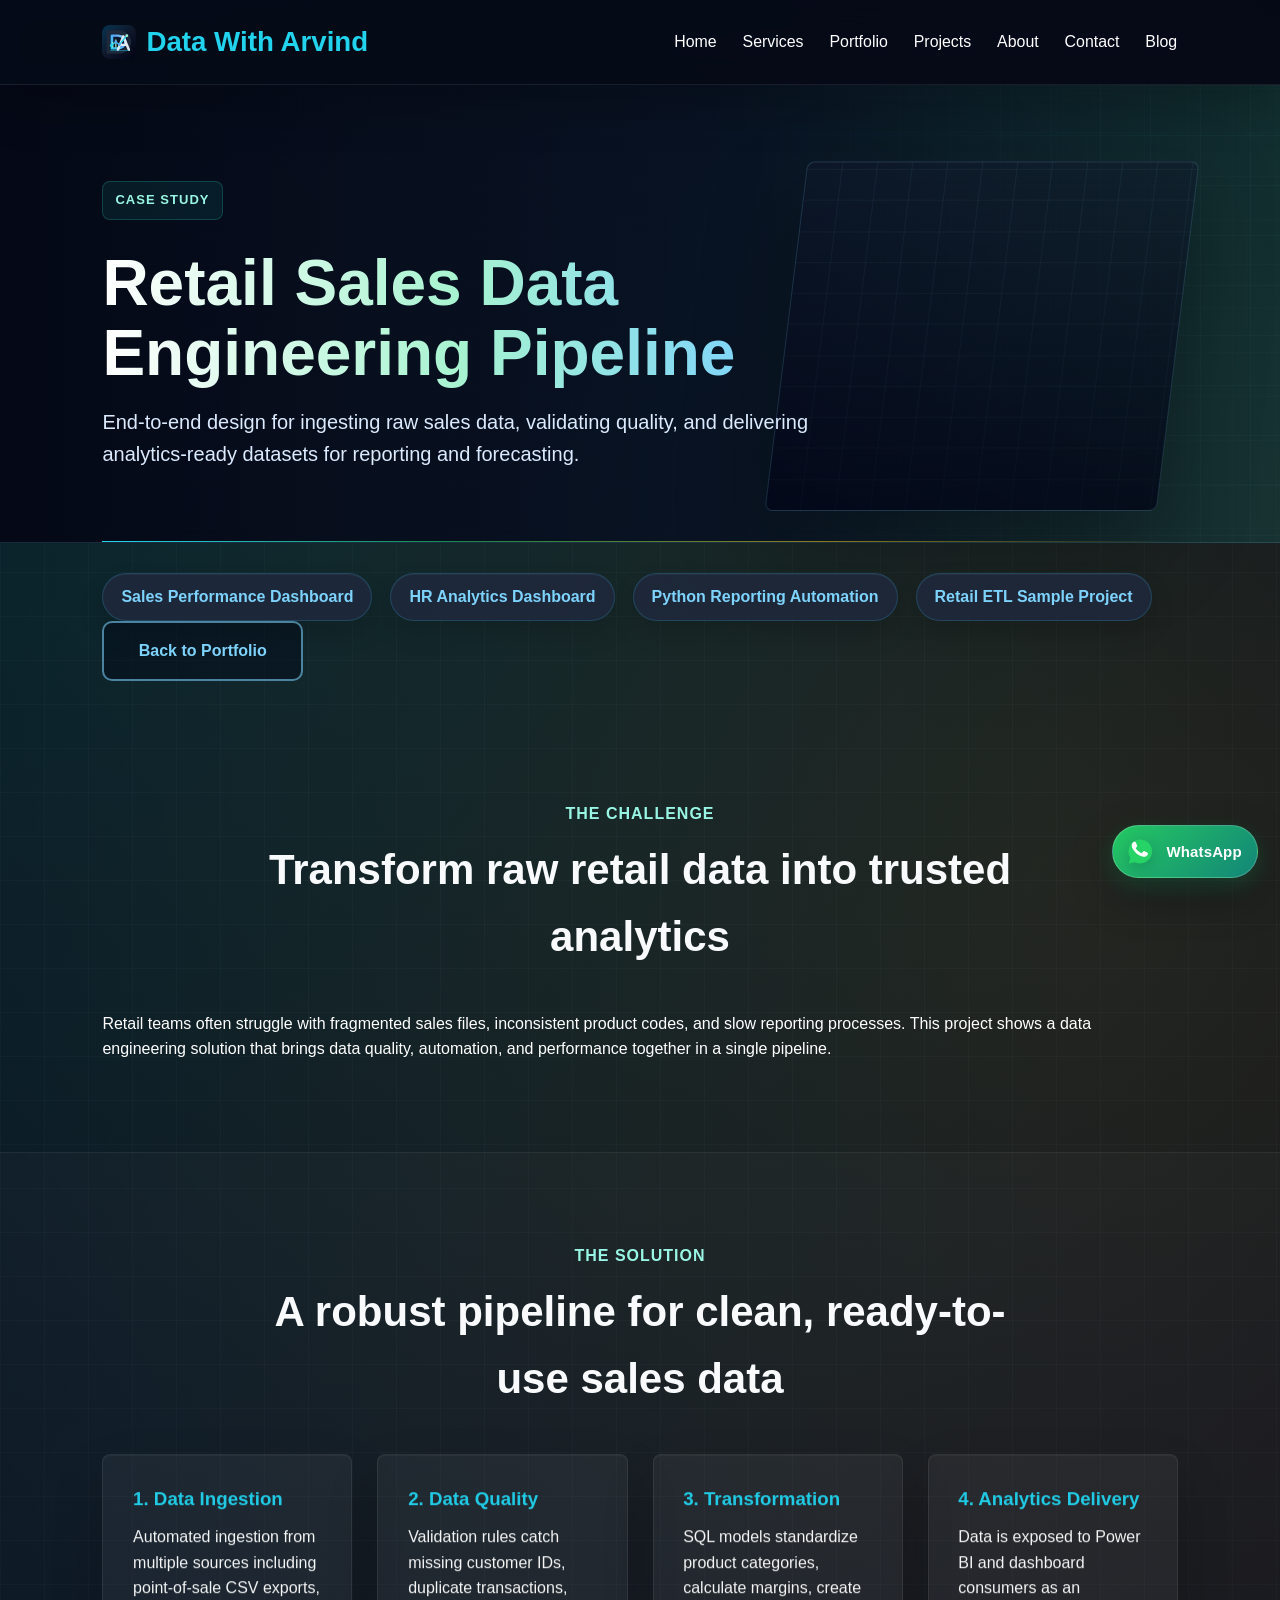
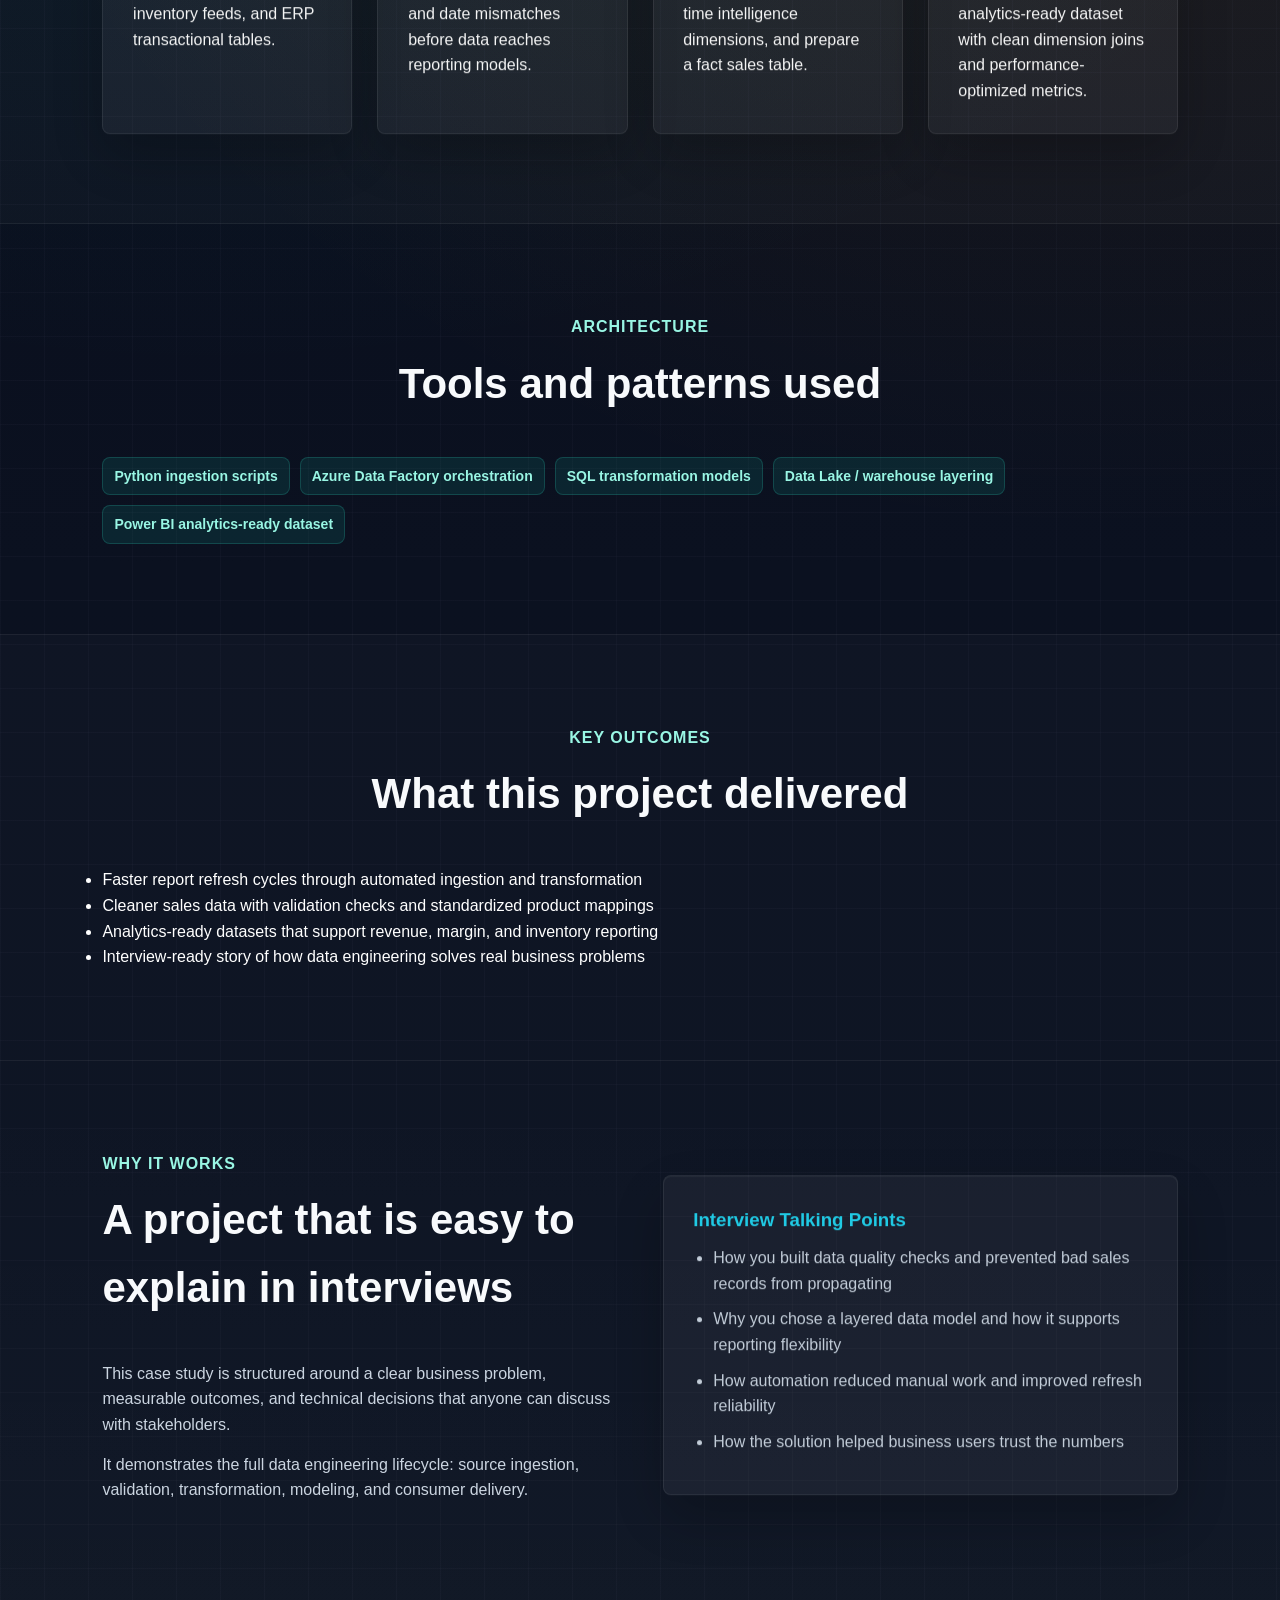
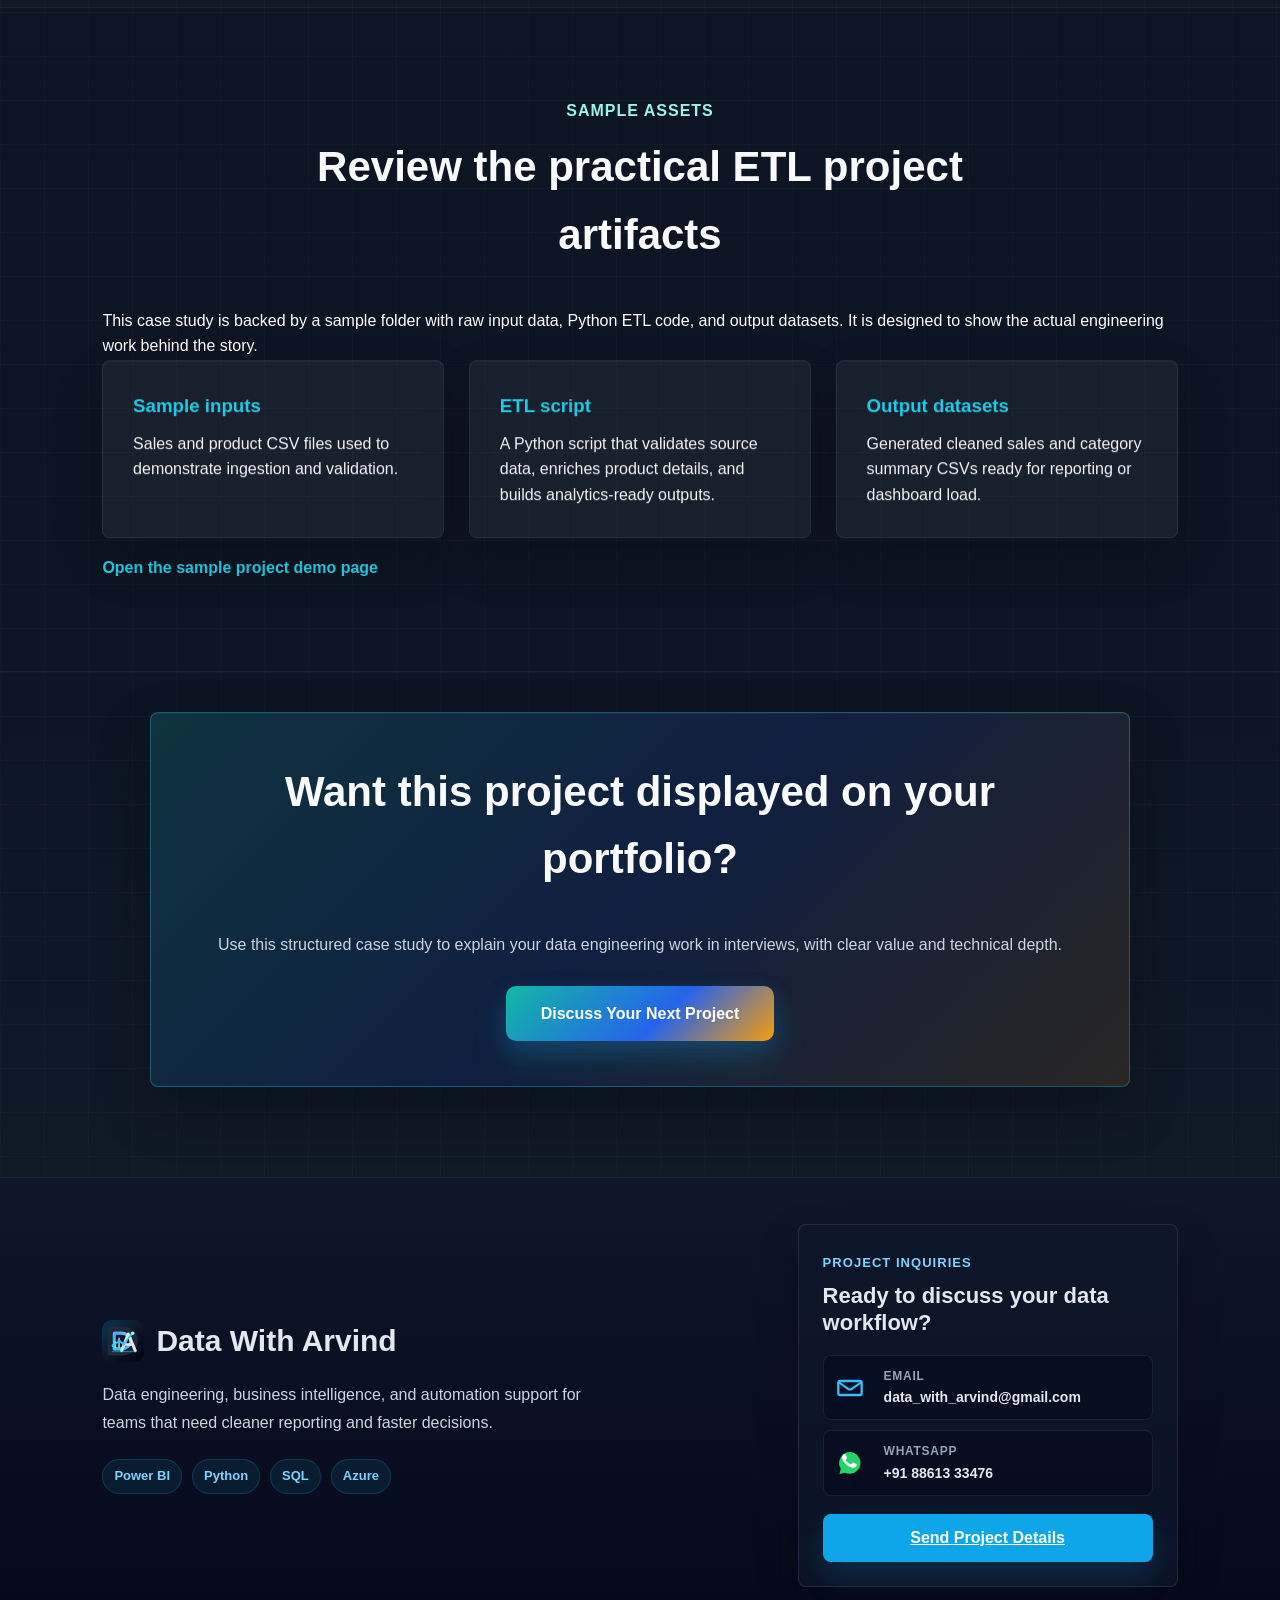
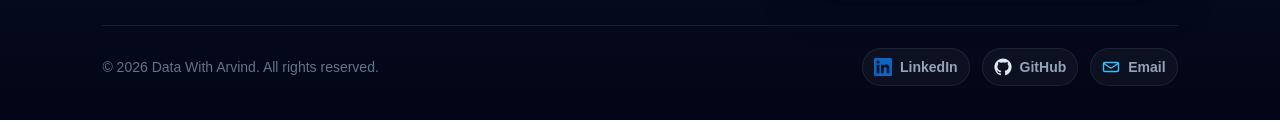
<file: azure-etl-pipeline.html>
<!DOCTYPE html>
<html lang="en">
<head>
  <meta charset="UTF-8">
  <meta http-equiv="refresh" content="0; url=projects/data-engineering-case-study.html">
  <meta name="viewport" content="width=device-width, initial-scale=1.0">
  <meta name="description" content="Redirect to the Azure and data engineering case study for Data With Arvind.">
<title>Azure Data Factory ETL Pipeline | Data With Arvind</title>
  <link rel="canonical" href="projects/data-engineering-case-study.html">
  <link rel="icon" type="image/svg+xml" href="images/favicon.svg">
<link rel="stylesheet" href="css/style.css">
</head>
<body>
  <main class="page-header">
    <span class="section-kicker">Redirecting</span>
    <h1>Azure Data Factory ETL Pipeline</h1>
    <p>
      This project now lives in the detailed data engineering case study.
      <a class="text-link" href="projects/data-engineering-case-study.html">Open the case study</a>.
    </p>
  </main>
</body>
</html>
</file>
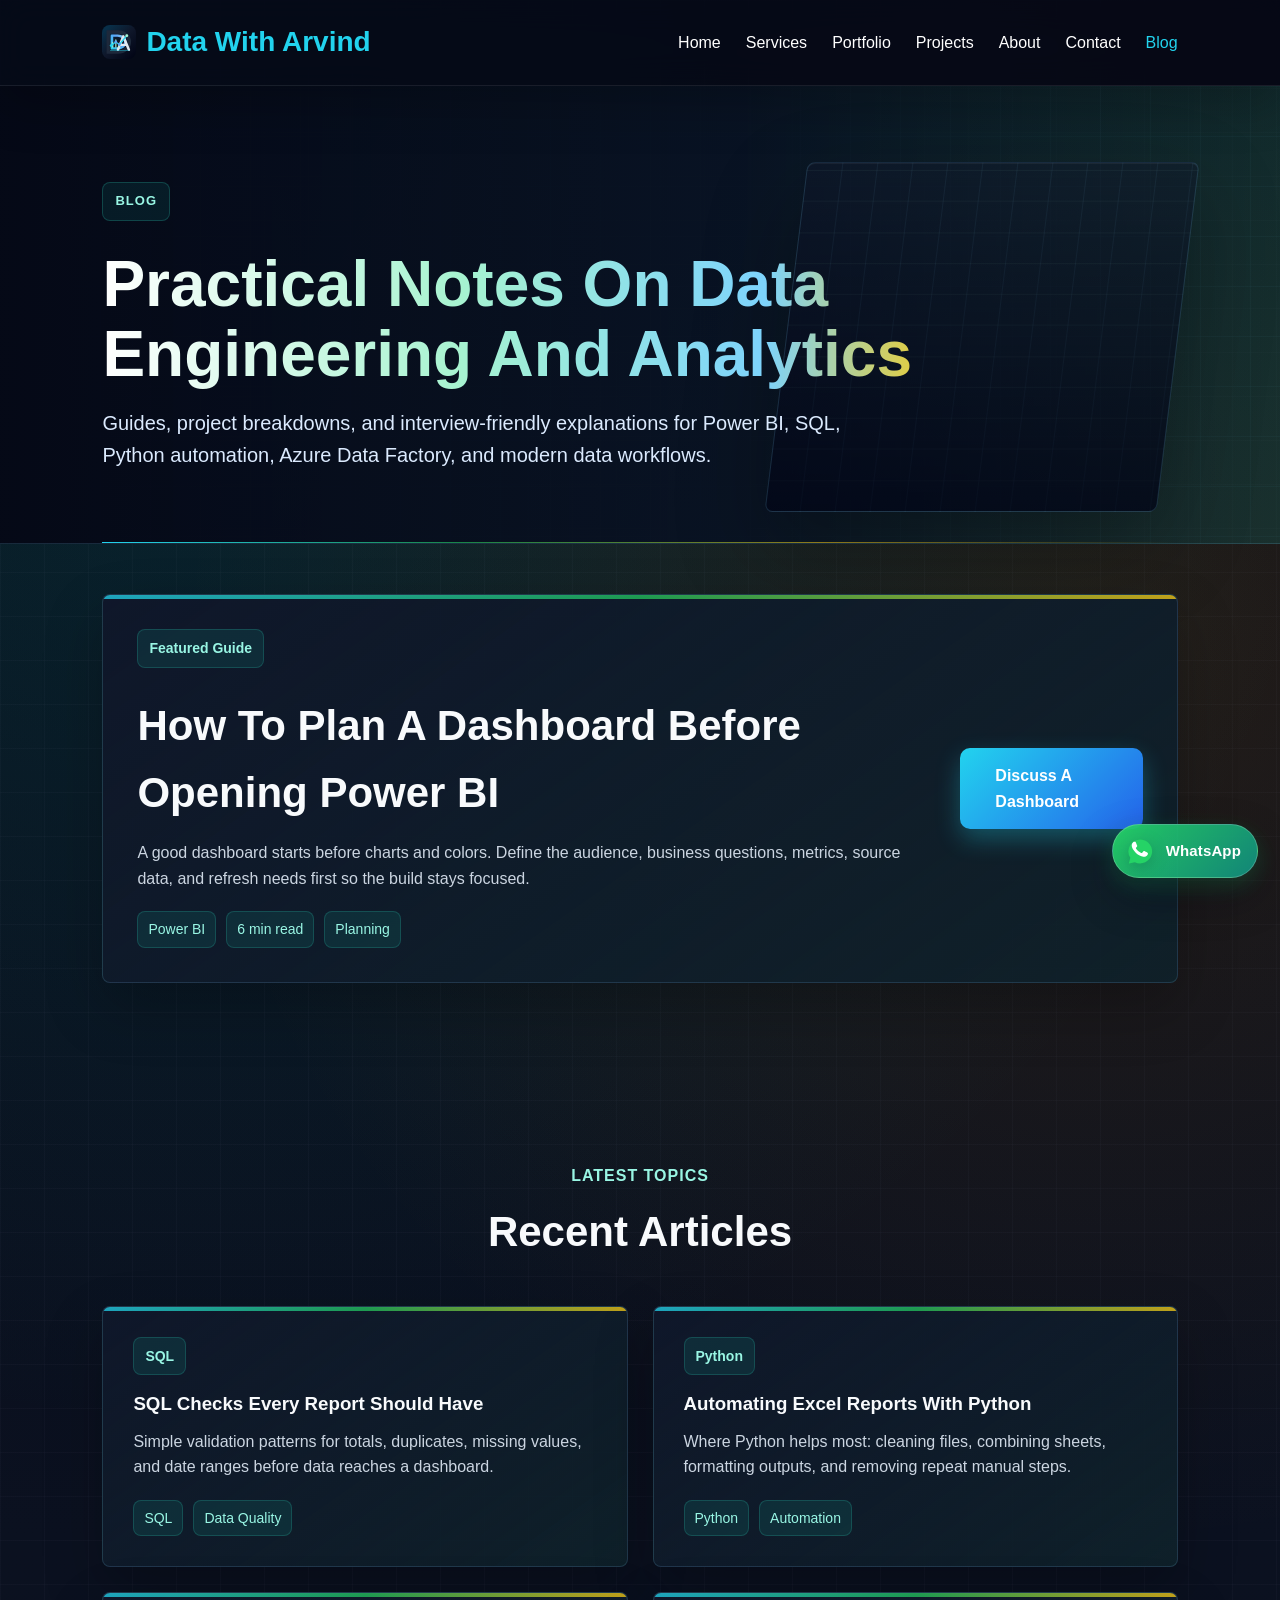
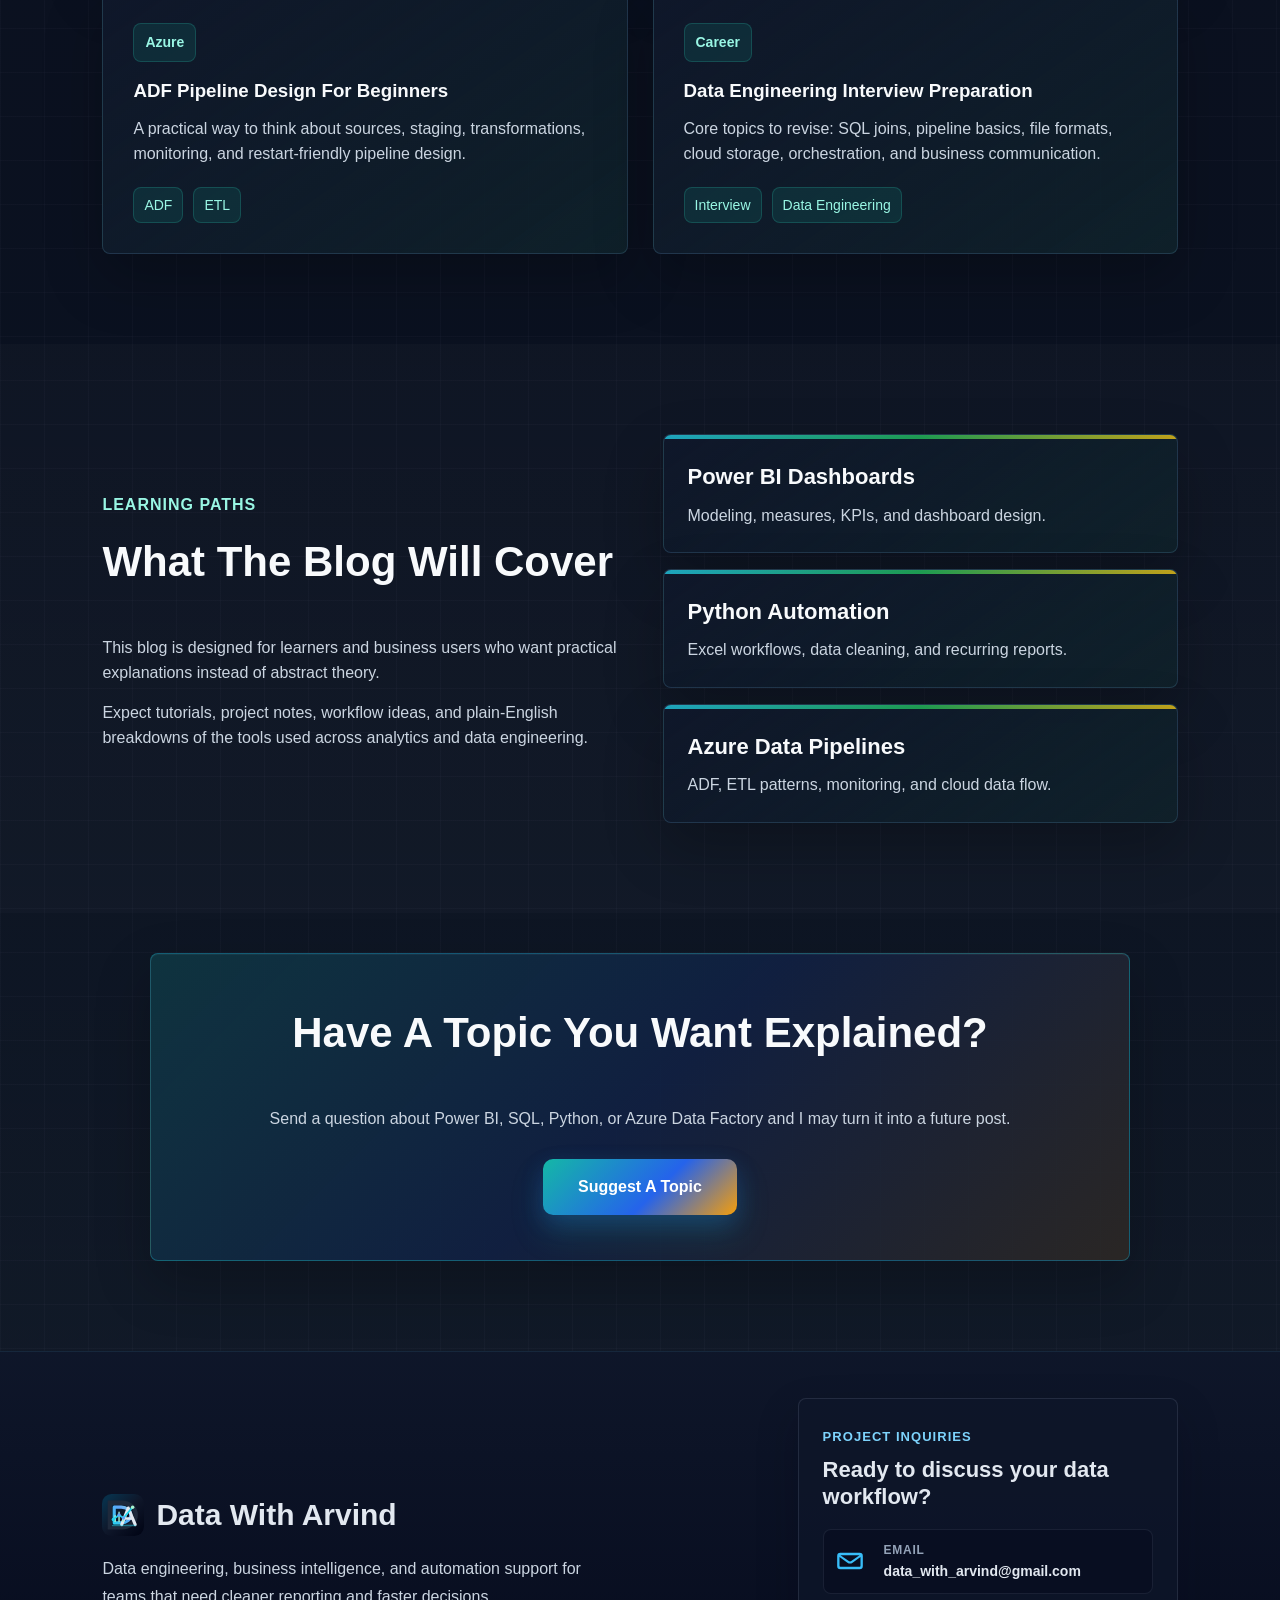
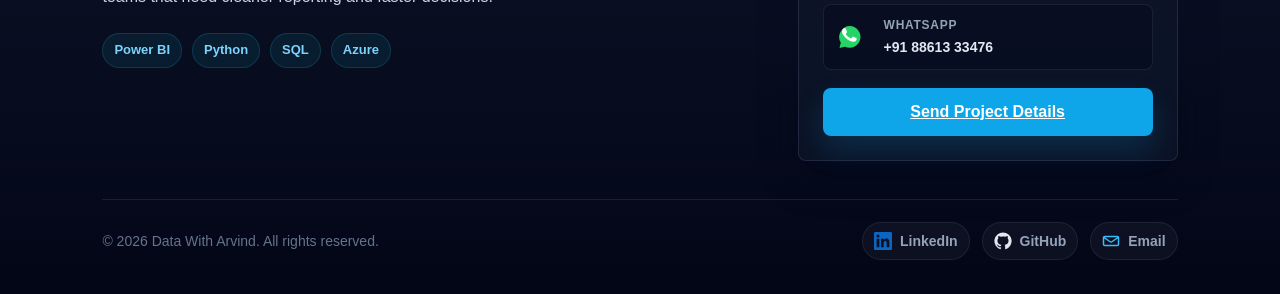
<file: blog.html>
<!DOCTYPE html>
<html lang="en">
<head>
<meta charset="UTF-8">
<meta name="viewport" content="width=device-width, initial-scale=1.0">
<meta name="description" content="Read Data With Arvind articles on Power BI, SQL, Python automation, Azure Data Factory, and practical data engineering.">
<title>Data Blog | Data With Arvind</title>
<link rel="icon" type="image/svg+xml" href="images/favicon.svg">
<link rel="stylesheet" href="css/style.css">
</head>

<body>

<nav aria-label="Primary navigation">
<a class="logo" href="index.html">Data With Arvind</a>

<ul>
<li><a href="index.html">Home</a></li>
<li><a href="services.html">Services</a></li>
<li><a href="portfolio.html">Portfolio</a></li>
<li><a href="projects/index.html">Projects</a></li>
<li><a href="about.html">About</a></li>
<li><a href="contact.html">Contact</a></li>
<li><a href="blog.html" aria-current="page">Blog</a></li>
</ul>
</nav>

<main>

<section class="page-header blog-header">
<span class="section-kicker">Blog</span>
<h1>Practical Notes On Data Engineering And Analytics</h1>
<p>
Guides, project breakdowns, and interview-friendly explanations for Power BI, SQL, Python automation, Azure Data Factory, and modern data workflows.
</p>
</section>

<section class="section blog-feature" aria-labelledby="featured-post-title">
<article class="card featured-post">
<div>
<span class="post-category">Featured Guide</span>
<h2 id="featured-post-title">How To Plan A Dashboard Before Opening Power BI</h2>
<p>
A good dashboard starts before charts and colors. Define the audience, business questions, metrics, source data, and refresh needs first so the build stays focused.
</p>
<div class="post-meta">
<span>Power BI</span>
<span>6 min read</span>
<span>Planning</span>
</div>
</div>

<a href="contact.html" class="btn-primary">Discuss A Dashboard</a>
</article>
</section>

<section class="section" aria-labelledby="latest-posts-title">
<span class="section-kicker">Latest Topics</span>
<h2 id="latest-posts-title">Recent Articles</h2>

<div class="blog-grid">
<article class="card blog-card">
<span class="post-category">SQL</span>
<h3>SQL Checks Every Report Should Have</h3>
<p>Simple validation patterns for totals, duplicates, missing values, and date ranges before data reaches a dashboard.</p>
<div class="post-meta">
<span>SQL</span>
<span>Data Quality</span>
</div>
</article>

<article class="card blog-card">
<span class="post-category">Python</span>
<h3>Automating Excel Reports With Python</h3>
<p>Where Python helps most: cleaning files, combining sheets, formatting outputs, and removing repeat manual steps.</p>
<div class="post-meta">
<span>Python</span>
<span>Automation</span>
</div>
</article>

<article class="card blog-card">
<span class="post-category">Azure</span>
<h3>ADF Pipeline Design For Beginners</h3>
<p>A practical way to think about sources, staging, transformations, monitoring, and restart-friendly pipeline design.</p>
<div class="post-meta">
<span>ADF</span>
<span>ETL</span>
</div>
</article>

<article class="card blog-card">
<span class="post-category">Career</span>
<h3>Data Engineering Interview Preparation</h3>
<p>Core topics to revise: SQL joins, pipeline basics, file formats, cloud storage, orchestration, and business communication.</p>
<div class="post-meta">
<span>Interview</span>
<span>Data Engineering</span>
</div>
</article>
</div>
</section>

<section class="section split-section" aria-labelledby="blog-topics-title">
<div>
<span class="section-kicker">Learning Paths</span>
<h2 id="blog-topics-title">What The Blog Will Cover</h2>
<p>
This blog is designed for learners and business users who want practical explanations instead of abstract theory.
</p>
<p>
Expect tutorials, project notes, workflow ideas, and plain-English breakdowns of the tools used across analytics and data engineering.
</p>
</div>

<div class="topic-list">
<a class="card topic-card" href="services.html">
<strong>Power BI Dashboards</strong>
<span>Modeling, measures, KPIs, and dashboard design.</span>
</a>

<a class="card topic-card" href="services.html">
<strong>Python Automation</strong>
<span>Excel workflows, data cleaning, and recurring reports.</span>
</a>

<a class="card topic-card" href="services.html">
<strong>Azure Data Pipelines</strong>
<span>ADF, ETL patterns, monitoring, and cloud data flow.</span>
</a>
</div>
</section>

<section class="section cta-section" aria-labelledby="blog-cta-title">
<div class="cta-panel">
<h2 id="blog-cta-title">Have A Topic You Want Explained?</h2>
<p>Send a question about Power BI, SQL, Python, or Azure Data Factory and I may turn it into a future post.</p>
<a href="contact.html" class="btn-primary">Suggest A Topic</a>
</div>
</section>

</main>

<footer class="footer">
<div class="footer-shell footer-simple">
<div class="footer-main">
<div class="footer-brand-block">
<a class="footer-brand" href="index.html">Data With Arvind</a>
<p class="footer-copy">Data engineering, business intelligence, and automation support for teams that need cleaner reporting and faster decisions.</p>
<div class="footer-badges" aria-label="Core specialties">
<span>Power BI</span>
<span>Python</span>
<span>SQL</span>
<span>Azure</span>
</div>
</div>

<div class="footer-contact-panel">
<div>
<span class="footer-eyebrow">Project inquiries</span>
<strong>Ready to discuss your data workflow?</strong>
</div>
<div class="footer-contact-list">
<a href="mailto:data_with_arvind@gmail.com"><img src="images/icon-email.svg" alt="" aria-hidden="true"><span>Email</span><strong>data_with_arvind@gmail.com</strong></a>
<a href="https://wa.me/918861333476"><img src="images/icon-whatsapp.svg" alt="" aria-hidden="true"><span>WhatsApp</span><strong>+91 88613 33476</strong></a>
</div>
<a class="footer-cta" href="contact.html">Send Project Details</a>
</div>
</div>

<div class="footer-bottom">
<p>&copy; 2026 Data With Arvind. All rights reserved.</p>
<div class="footer-social" aria-label="Social links">
<a href="https://www.linkedin.com/in/data-with-arvind/" target="_blank" rel="noopener"><img src="images/icon-linkedin.svg" alt="" aria-hidden="true">LinkedIn</a>
<a href="https://github.com/data-with-arvind" target="_blank" rel="noopener"><img src="images/icon-github.svg" alt="" aria-hidden="true">GitHub</a>
<a href="mailto:data_with_arvind@gmail.com"><img src="images/icon-email.svg" alt="" aria-hidden="true">Email</a>
</div>
</div>
</div>
</footer>

<a href="https://wa.me/918861333476" class="whatsapp-btn" aria-label="Chat on WhatsApp"><img src="images/icon-whatsapp.svg" alt="" aria-hidden="true"><span>WhatsApp</span></a>

</body>
</html>
</file>
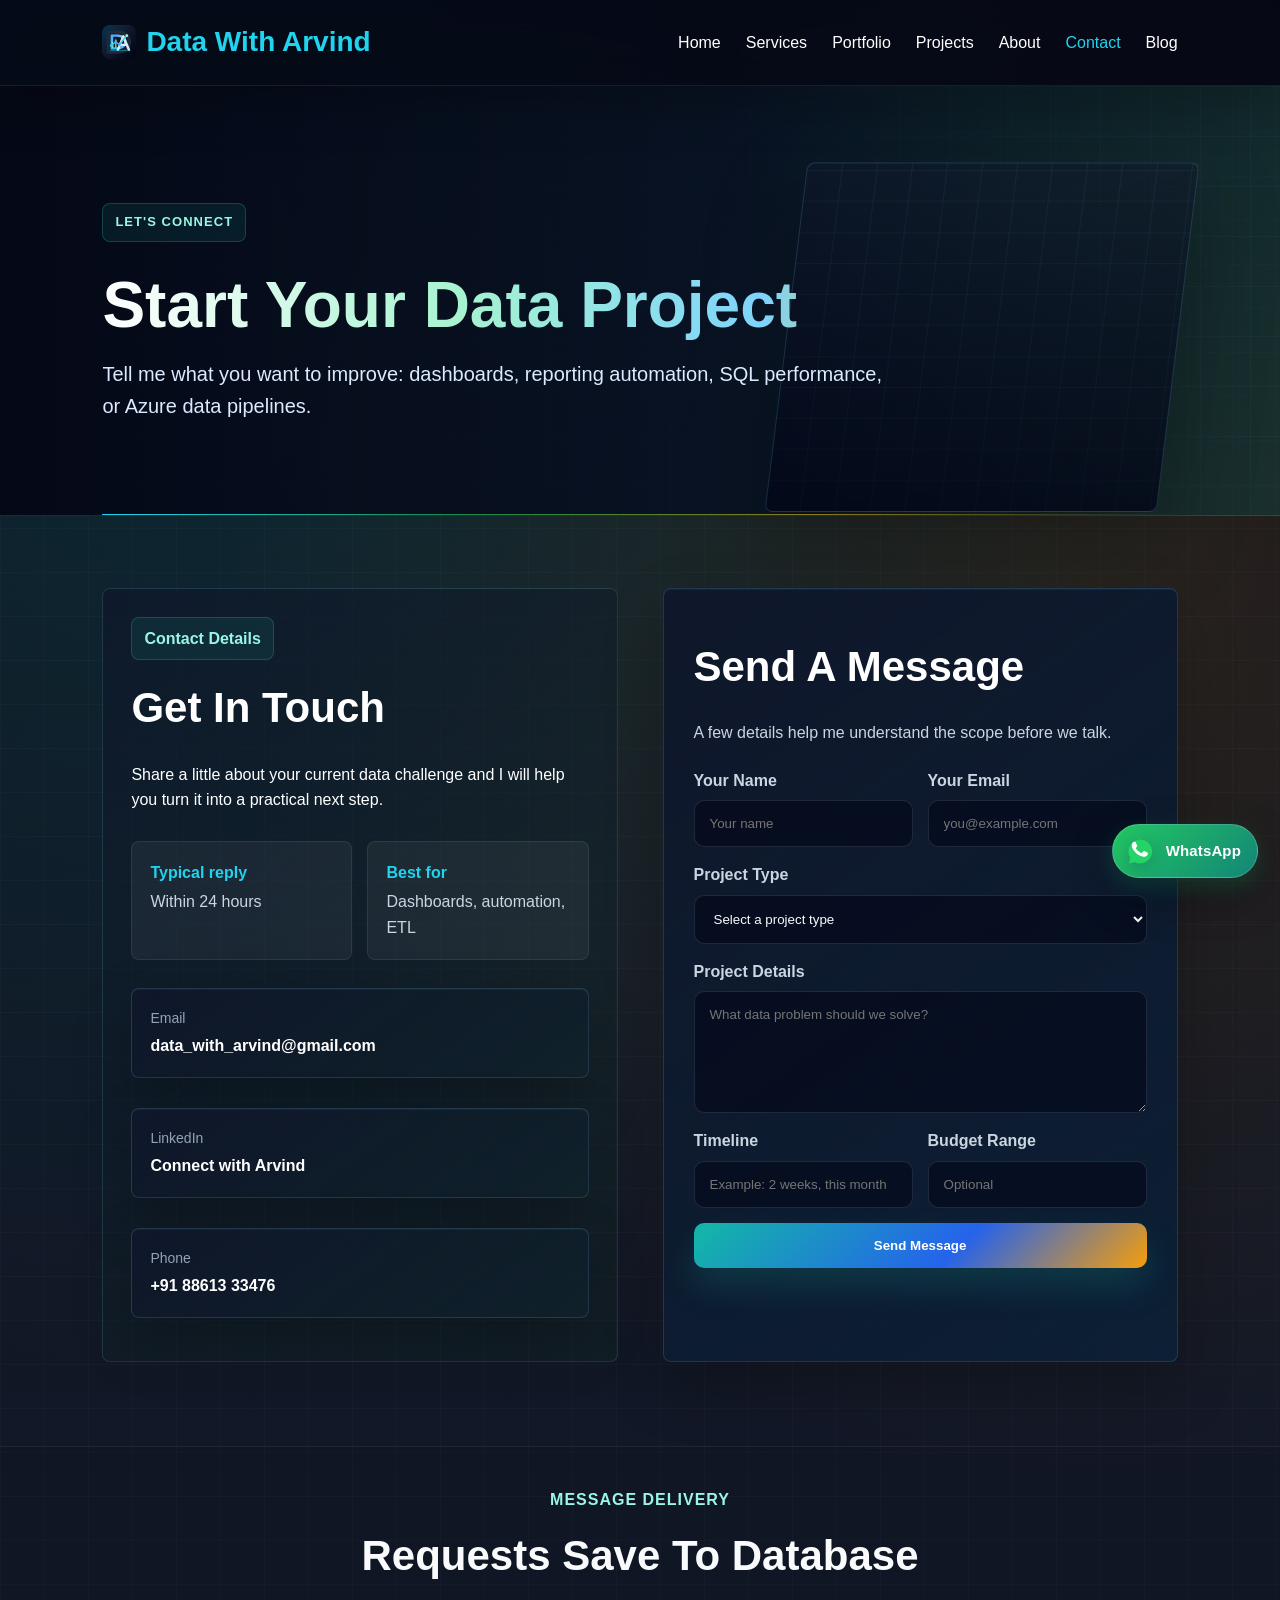
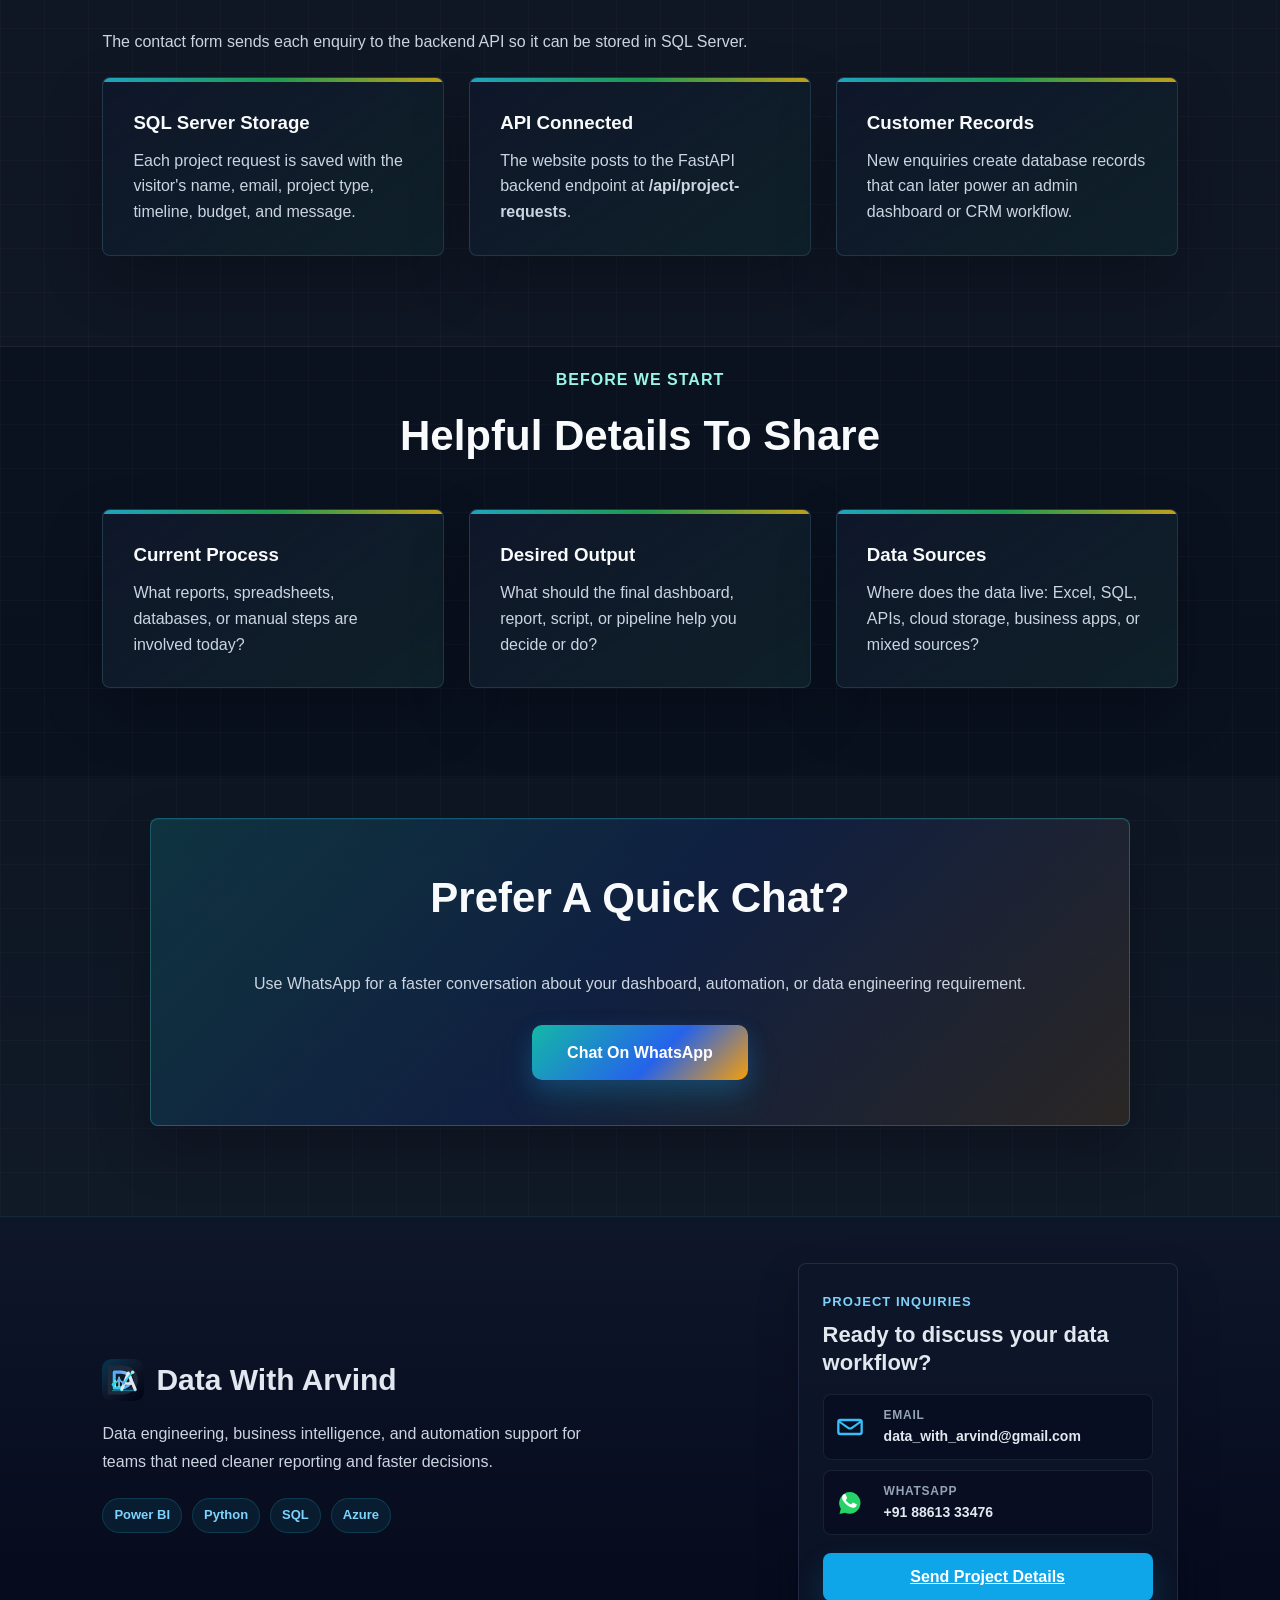
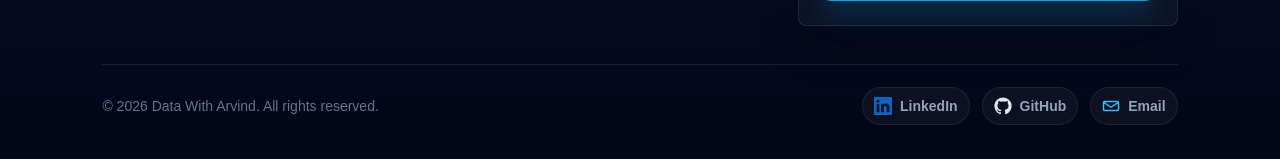
<file: contact.html>
<!DOCTYPE html>
<html lang="en">
<head>
<meta charset="UTF-8">
<meta name="viewport" content="width=device-width, initial-scale=1.0">
<meta name="description" content="Contact Data With Arvind for Power BI dashboards, Python automation, SQL reporting, and Azure data engineering projects.">
<title>Contact Arvind | Data With Arvind</title>
<link rel="icon" type="image/svg+xml" href="images/favicon.svg">
<link rel="stylesheet" href="css/style.css">
</head>

<body>

<nav aria-label="Primary navigation">
<a class="logo" href="index.html">Data With Arvind</a>

<ul>
<li><a href="index.html">Home</a></li>
<li><a href="services.html">Services</a></li>
<li><a href="portfolio.html">Portfolio</a></li>
<li><a href="projects/index.html">Projects</a></li>
<li><a href="about.html">About</a></li>
<li><a href="contact.html" aria-current="page">Contact</a></li>
<li><a href="blog.html">Blog</a></li>
</ul>
</nav>

<main>

<section class="page-header contact-header">
<span class="section-kicker">Let's Connect</span>
<h1>Start Your Data Project</h1>
<p>Tell me what you want to improve: dashboards, reporting automation, SQL performance, or Azure data pipelines.</p>
</section>

<section class="contact-section" aria-labelledby="contact-title">
<div class="contact-info">
<span class="contact-tag">Contact Details</span>
<h2 id="contact-title">Get In Touch</h2>
<p>
Share a little about your current data challenge and I will help you turn it into a practical next step.
</p>

<div class="contact-highlights" aria-label="Response details">
<div>
<strong>Typical reply</strong>
<span>Within 24 hours</span>
</div>
<div>
<strong>Best for</strong>
<span>Dashboards, automation, ETL</span>
</div>
</div>

<div class="contact-list">
<a class="contact-card" href="mailto:data_with_arvind@gmail.com">
<span class="contact-card-label">Email</span>
<strong>data_with_arvind@gmail.com</strong>
</a>

<a class="contact-card" href="https://www.linkedin.com/in/data-with-arvind/" target="_blank" rel="noopener">
<span class="contact-card-label">LinkedIn</span>
<strong>Connect with Arvind</strong>
</a>

<a class="contact-card" href="tel:+918861333476">
<span class="contact-card-label">Phone</span>
<strong>+91 88613 33476</strong>
</a>
</div>
</div>

<div class="contact-form-box">
<h2>Send A Message</h2>
<p class="form-intro">A few details help me understand the scope before we talk.</p>

<form class="contact-form" data-api-url="http://localhost:8000/api/project-requests">
<div class="form-grid">
<div class="form-field">
<label for="name">Your Name</label>
<input id="name" name="name" type="text" placeholder="Your name" autocomplete="name" required>
</div>

<div class="form-field">
<label for="email">Your Email</label>
<input id="email" name="email" type="email" placeholder="you@example.com" autocomplete="email" required>
</div>
</div>

<div class="form-field">
<label for="project-type">Project Type</label>
<select id="project-type" name="project-type" required>
<option value="">Select a project type</option>
<option value="Power BI dashboard">Power BI dashboard</option>
<option value="Python automation">Python automation</option>
<option value="SQL reporting">SQL reporting</option>
<option value="Azure data pipeline">Azure data pipeline</option>
<option value="Other data project">Other data project</option>
</select>
</div>

<div class="form-field">
<label for="message">Project Details</label>
<textarea id="message" name="message" rows="6" placeholder="What data problem should we solve?" required></textarea>
</div>

<div class="form-grid">
<div class="form-field">
<label for="timeline">Timeline</label>
<input id="timeline" name="timeline" type="text" placeholder="Example: 2 weeks, this month">
</div>

<div class="form-field">
<label for="budget">Budget Range</label>
<input id="budget" name="budget" type="text" placeholder="Optional">
</div>
</div>

<button type="submit">Send Message</button>
<div class="submission-status" id="submission-status" hidden></div>
</form>
</div>
</section>

<section class="section section-alt submissions-section" aria-labelledby="submissions-title">
<span class="section-kicker">Message Delivery</span>
<h2 id="submissions-title">Requests Save To Database</h2>
<p class="form-intro">The contact form sends each enquiry to the backend API so it can be stored in SQL Server.</p>
<div class="grid">
<article class="card deliverable-card">
<h3>SQL Server Storage</h3>
<p>Each project request is saved with the visitor's name, email, project type, timeline, budget, and message.</p>
</article>

<article class="card deliverable-card">
<h3>API Connected</h3>
<p>The website posts to the FastAPI backend endpoint at <strong>/api/project-requests</strong>.</p>
</article>

<article class="card deliverable-card">
<h3>Customer Records</h3>
<p>New enquiries create database records that can later power an admin dashboard or CRM workflow.</p>
</article>
</div>
</section>

<section class="section contact-support" aria-labelledby="support-title">
<span class="section-kicker">Before We Start</span>
<h2 id="support-title">Helpful Details To Share</h2>

<div class="grid">
<article class="card deliverable-card">
<h3>Current Process</h3>
<p>What reports, spreadsheets, databases, or manual steps are involved today?</p>
</article>

<article class="card deliverable-card">
<h3>Desired Output</h3>
<p>What should the final dashboard, report, script, or pipeline help you decide or do?</p>
</article>

<article class="card deliverable-card">
<h3>Data Sources</h3>
<p>Where does the data live: Excel, SQL, APIs, cloud storage, business apps, or mixed sources?</p>
</article>
</div>
</section>

<section class="section cta-section" aria-labelledby="contact-cta-title">
<div class="cta-panel">
<h2 id="contact-cta-title">Prefer A Quick Chat?</h2>
<p>Use WhatsApp for a faster conversation about your dashboard, automation, or data engineering requirement.</p>
<a href="https://wa.me/918861333476" class="btn-primary">Chat On WhatsApp</a>
</div>
</section>

</main>

<footer class="footer">
<div class="footer-shell footer-simple">
<div class="footer-main">
<div class="footer-brand-block">
<a class="footer-brand" href="index.html">Data With Arvind</a>
<p class="footer-copy">Data engineering, business intelligence, and automation support for teams that need cleaner reporting and faster decisions.</p>
<div class="footer-badges" aria-label="Core specialties">
<span>Power BI</span>
<span>Python</span>
<span>SQL</span>
<span>Azure</span>
</div>
</div>

<div class="footer-contact-panel">
<div>
<span class="footer-eyebrow">Project inquiries</span>
<strong>Ready to discuss your data workflow?</strong>
</div>
<div class="footer-contact-list">
<a href="mailto:data_with_arvind@gmail.com"><img src="images/icon-email.svg" alt="" aria-hidden="true"><span>Email</span><strong>data_with_arvind@gmail.com</strong></a>
<a href="https://wa.me/918861333476"><img src="images/icon-whatsapp.svg" alt="" aria-hidden="true"><span>WhatsApp</span><strong>+91 88613 33476</strong></a>
</div>
<a class="footer-cta" href="contact.html">Send Project Details</a>
</div>
</div>

<div class="footer-bottom">
<p>&copy; 2026 Data With Arvind. All rights reserved.</p>
<div class="footer-social" aria-label="Social links">
<a href="https://www.linkedin.com/in/data-with-arvind/" target="_blank" rel="noopener"><img src="images/icon-linkedin.svg" alt="" aria-hidden="true">LinkedIn</a>
<a href="https://github.com/data-with-arvind" target="_blank" rel="noopener"><img src="images/icon-github.svg" alt="" aria-hidden="true">GitHub</a>
<a href="mailto:data_with_arvind@gmail.com"><img src="images/icon-email.svg" alt="" aria-hidden="true">Email</a>
</div>
</div>
</div>
</footer>

<a href="https://wa.me/918861333476" class="whatsapp-btn" aria-label="Chat on WhatsApp"><img src="images/icon-whatsapp.svg" alt="" aria-hidden="true"><span>WhatsApp</span></a>

<script>
const contactForm = document.querySelector('.contact-form');
const submissionStatus = document.getElementById('submission-status');

if (contactForm && submissionStatus) {
  contactForm.addEventListener('submit', async (event) => {
    event.preventDefault();

    const submitButton = contactForm.querySelector('button[type="submit"]');
    const formData = new FormData(contactForm);
    const payload = {
      name: formData.get('name'),
      email: formData.get('email'),
      project_type: formData.get('project-type'),
      message: formData.get('message'),
      timeline: formData.get('timeline') || null,
      budget: formData.get('budget') || null
    };

    submissionStatus.hidden = false;
    submissionStatus.textContent = 'Sending your enquiry...';
    submitButton.disabled = true;

    try {
      const response = await fetch(contactForm.dataset.apiUrl, {
        method: 'POST',
        headers: { 'Content-Type': 'application/json' },
        body: JSON.stringify(payload)
      });

      if (!response.ok) {
        throw new Error('Request failed');
      }

      contactForm.reset();
      submissionStatus.textContent = 'Thanks. Your enquiry has been saved and I will reply soon.';
    } catch (error) {
      submissionStatus.textContent = 'Could not save the enquiry right now. Please email data_with_arvind@gmail.com or try again later.';
    } finally {
      submitButton.disabled = false;
    }
  });
}
</script>
</body>
</html>
</file>
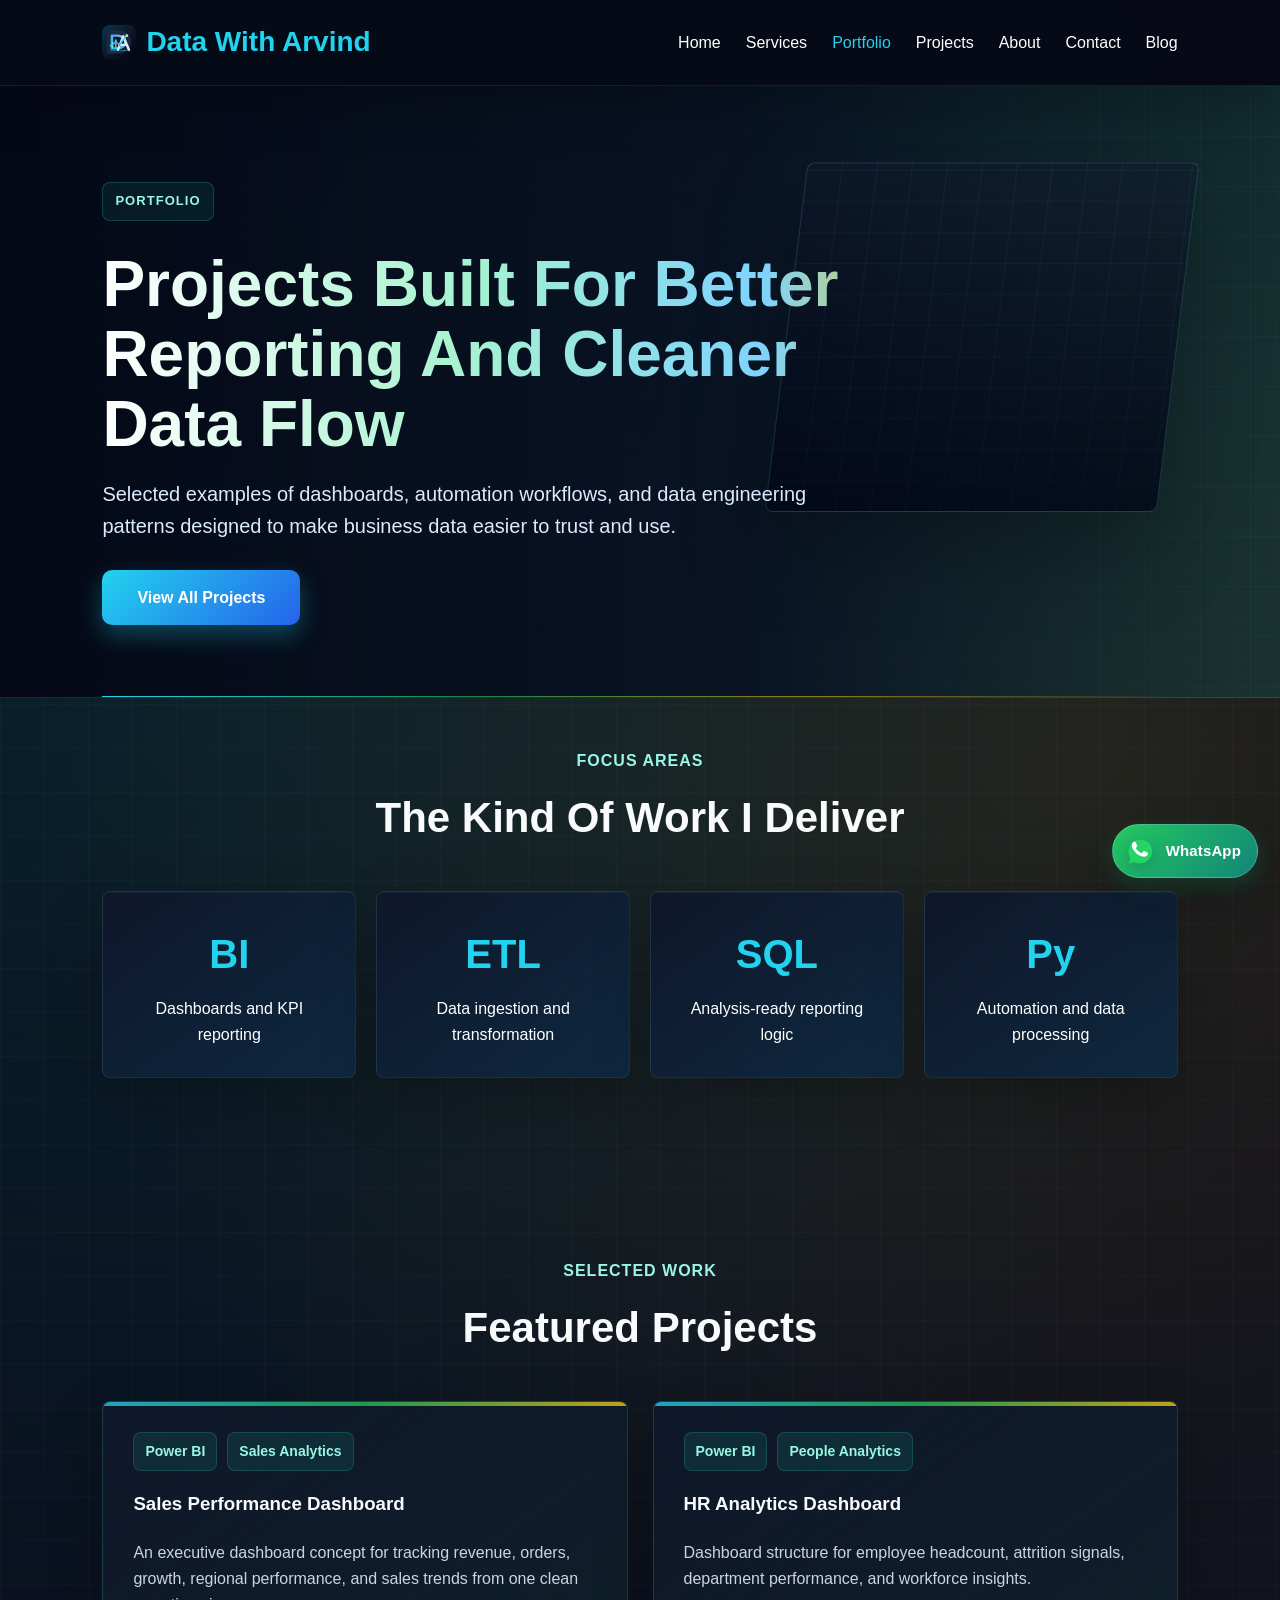
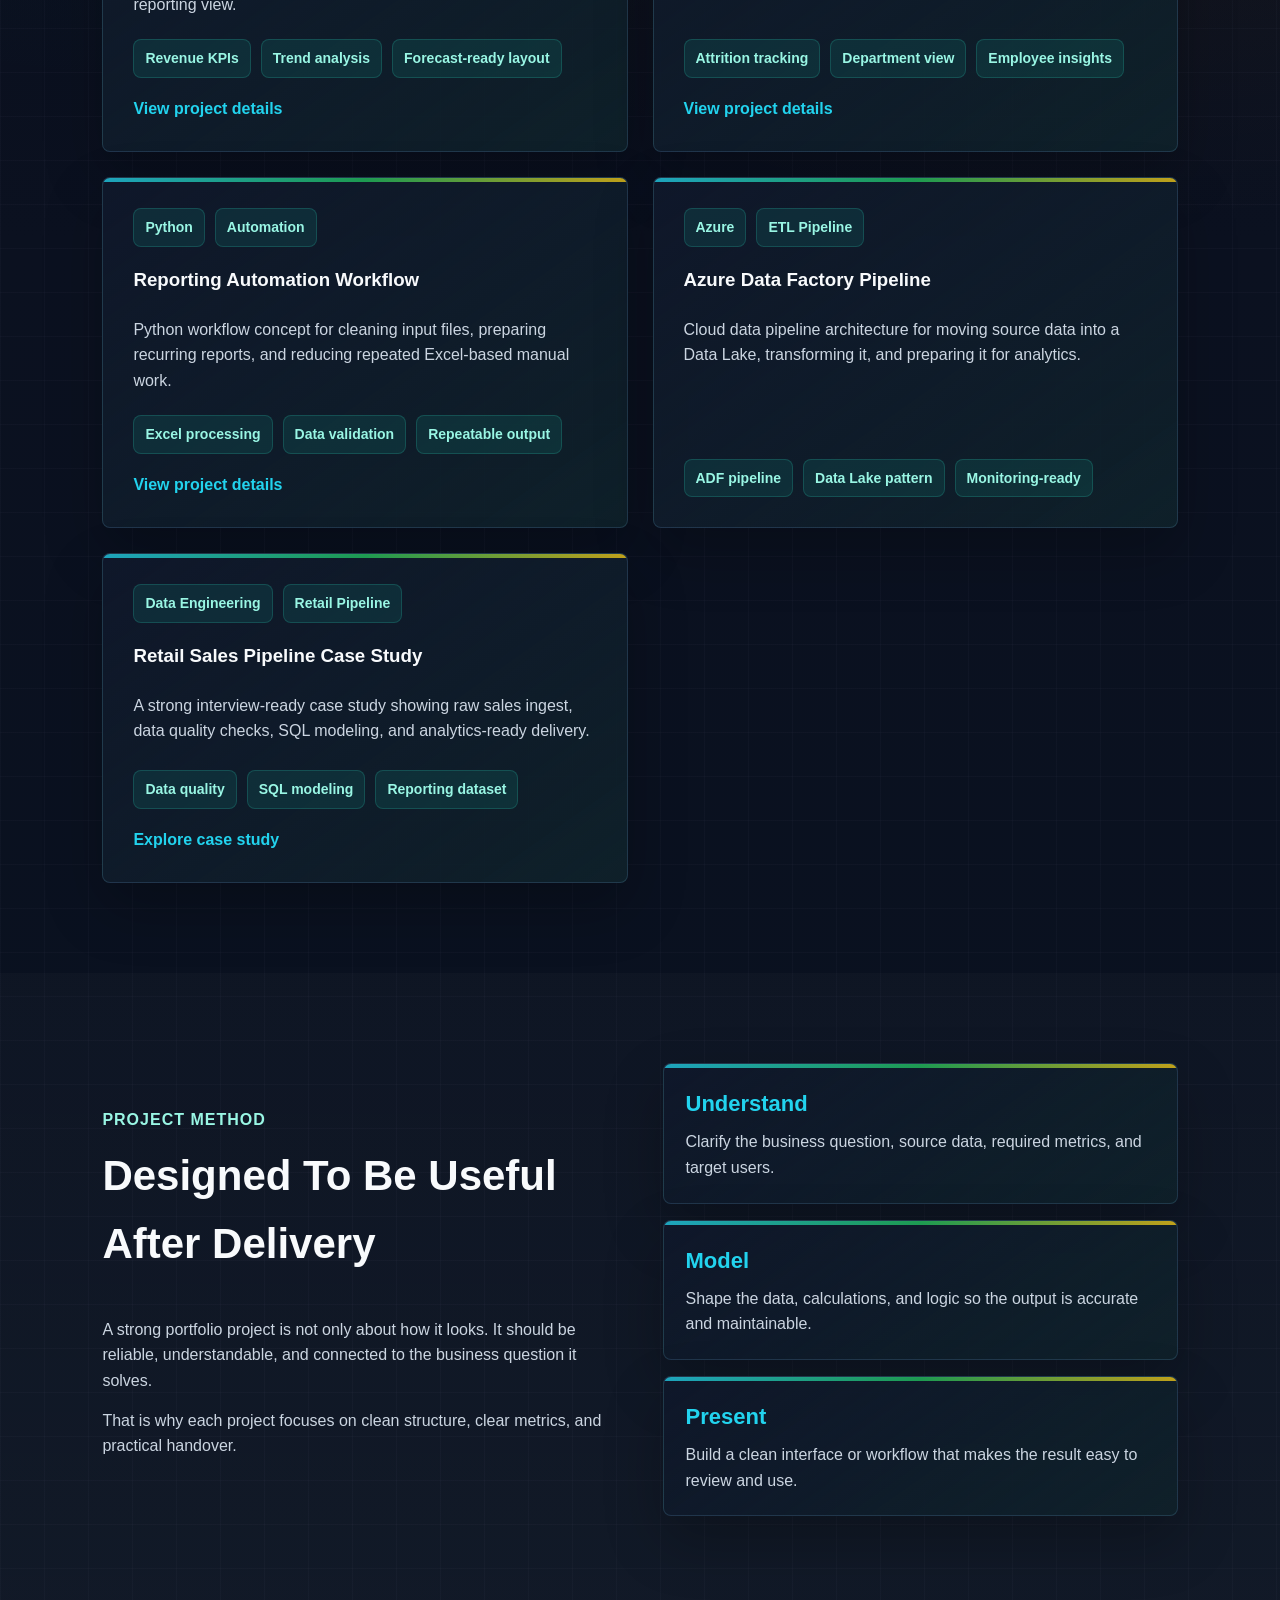
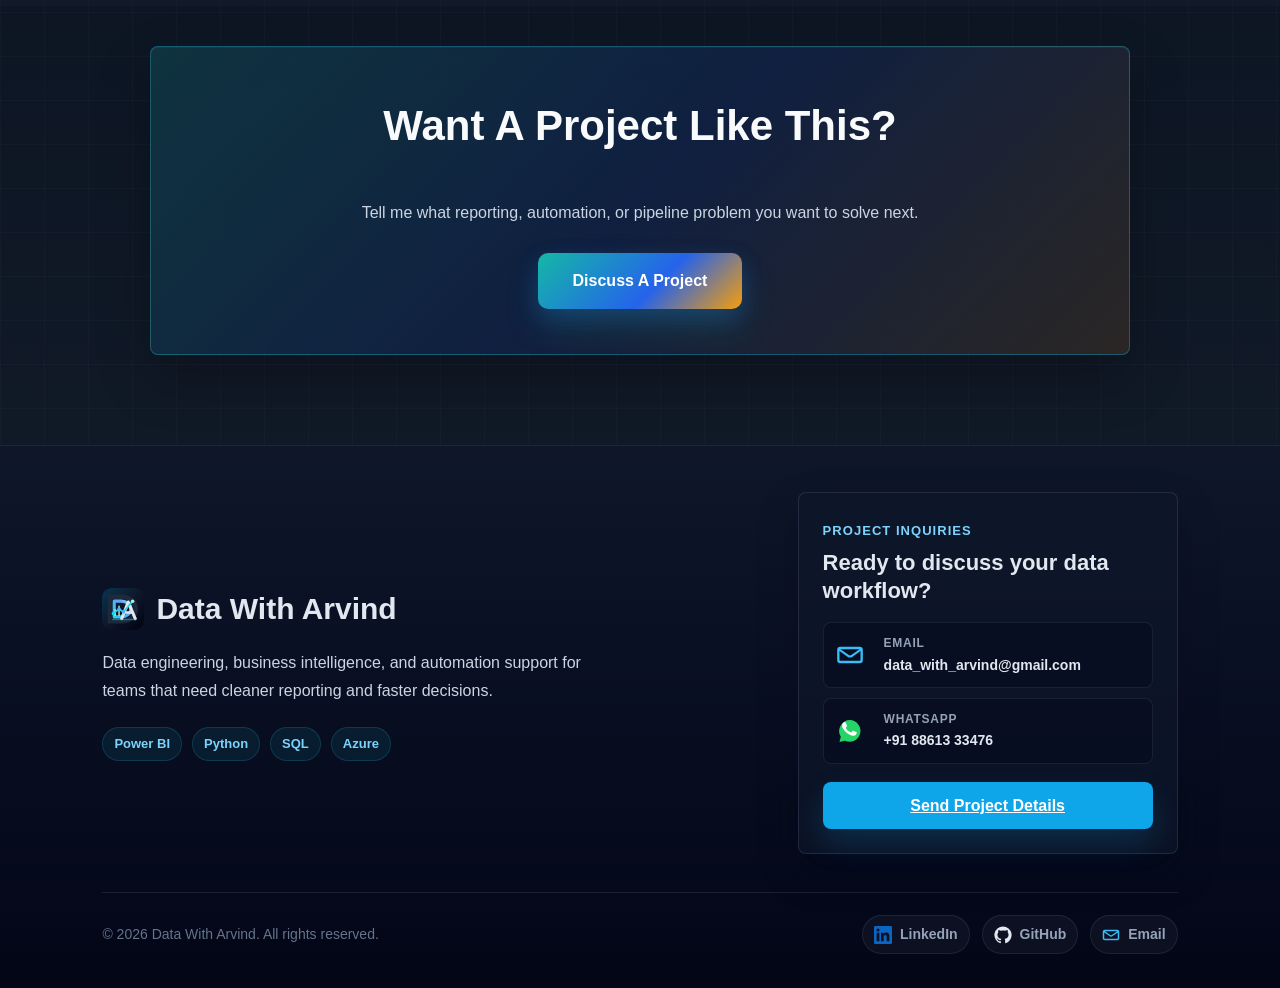
<file: portfolio.html>
<!DOCTYPE html>
<html lang="en">
<head>
<meta charset="UTF-8">
<meta name="viewport" content="width=device-width, initial-scale=1.0">
<meta name="description" content="Explore Data With Arvind portfolio projects across Power BI dashboards, HR analytics, Python automation, and Azure ETL pipelines.">
<title>Portfolio Projects | Data With Arvind</title>
<link rel="icon" type="image/svg+xml" href="images/favicon.svg">
<link rel="stylesheet" href="css/style.css">
</head>

<body>

<nav aria-label="Primary navigation">
<a class="logo" href="index.html">Data With Arvind</a>

<ul>
<li><a href="index.html">Home</a></li>
<li><a href="services.html">Services</a></li>
<li><a href="portfolio.html" aria-current="page">Portfolio</a></li>
<li><a href="projects/index.html">Projects</a></li>
<li><a href="about.html">About</a></li>
<li><a href="contact.html">Contact</a></li>
<li><a href="blog.html">Blog</a></li>
</ul>
</nav>

<main>

<section class="page-header portfolio-header">
<span class="section-kicker">Portfolio</span>
<h1>Projects Built For Better Reporting And Cleaner Data Flow</h1>
<p>
Selected examples of dashboards, automation workflows, and data engineering patterns designed to make business data easier to trust and use.
</p>
<a href="projects/index.html" class="btn-primary">View All Projects</a>
</section>

<section class="section portfolio-summary" aria-labelledby="portfolio-summary-title">
<span class="section-kicker">Focus Areas</span>
<h2 id="portfolio-summary-title">The Kind Of Work I Deliver</h2>

<div class="portfolio-stats">
<div class="card stat-card">
<h3>BI</h3>
<p>Dashboards and KPI reporting</p>
</div>

<div class="card stat-card">
<h3>ETL</h3>
<p>Data ingestion and transformation</p>
</div>

<div class="card stat-card">
<h3>SQL</h3>
<p>Analysis-ready reporting logic</p>
</div>

<div class="card stat-card">
<h3>Py</h3>
<p>Automation and data processing</p>
</div>
</div>
</section>

<section class="section" aria-labelledby="projects-title">
<span class="section-kicker">Selected Work</span>
<h2 id="projects-title">Featured Projects</h2>

<div class="portfolio-grid">
<article class="card project-card featured-project">
<div class="project-meta">
<span>Power BI</span>
<span>Sales Analytics</span>
</div>
<h3>Sales Performance Dashboard</h3>
<p>
An executive dashboard concept for tracking revenue, orders, growth, regional performance, and sales trends from one clean reporting view.
</p>
<div class="project-outcomes">
<span>Revenue KPIs</span>
<span>Trend analysis</span>
<span>Forecast-ready layout</span>
</div>
<a href="projects/sales-dashboard.html" class="text-link">View project details</a>
</article>

<article class="card project-card featured-project">
<div class="project-meta">
<span>Power BI</span>
<span>People Analytics</span>
</div>
<h3>HR Analytics Dashboard</h3>
<p>
Dashboard structure for employee headcount, attrition signals, department performance, and workforce insights.
</p>
<div class="project-outcomes">
<span>Attrition tracking</span>
<span>Department view</span>
<span>Employee insights</span>
</div>
<a href="projects/hr-dashboard.html" class="text-link">View project details</a>
</article>

<article class="card project-card featured-project">
<div class="project-meta">
<span>Python</span>
<span>Automation</span>
</div>
<h3>Reporting Automation Workflow</h3>
<p>
Python workflow concept for cleaning input files, preparing recurring reports, and reducing repeated Excel-based manual work.
</p>
<div class="project-outcomes">
<span>Excel processing</span>
<span>Data validation</span>
<span>Repeatable output</span>
</div>
<a href="projects/python-automation.html" class="text-link">View project details</a>
</article>

<article class="card project-card featured-project">
<div class="project-meta">
<span>Azure</span>
<span>ETL Pipeline</span>
</div>
<h3>Azure Data Factory Pipeline</h3>
<p>
Cloud data pipeline architecture for moving source data into a Data Lake, transforming it, and preparing it for analytics.
</p>
<div class="project-outcomes">
<span>ADF pipeline</span>
<span>Data Lake pattern</span>
<span>Monitoring-ready</span>
</div>
</article>

<article class="card project-card featured-project">
<div class="project-meta">
<span>Data Engineering</span>
<span>Retail Pipeline</span>
</div>
<h3>Retail Sales Pipeline Case Study</h3>
<p>
A strong interview-ready case study showing raw sales ingest, data quality checks, SQL modeling, and analytics-ready delivery.
</p>
<div class="project-outcomes">
<span>Data quality</span>
<span>SQL modeling</span>
<span>Reporting dataset</span>
</div>
<a href="projects/data-engineering-case-study.html" class="text-link">Explore case study</a>
</article>
</div>
</section>

<section class="section split-section" aria-labelledby="portfolio-approach-title">
<div>
<span class="section-kicker">Project Method</span>
<h2 id="portfolio-approach-title">Designed To Be Useful After Delivery</h2>
<p>
A strong portfolio project is not only about how it looks. It should be reliable, understandable, and connected to the business question it solves.
</p>
<p>
That is why each project focuses on clean structure, clear metrics, and practical handover.
</p>
</div>

<div class="process-list">
<div class="card process-card">
<strong>Understand</strong>
<p>Clarify the business question, source data, required metrics, and target users.</p>
</div>

<div class="card process-card">
<strong>Model</strong>
<p>Shape the data, calculations, and logic so the output is accurate and maintainable.</p>
</div>

<div class="card process-card">
<strong>Present</strong>
<p>Build a clean interface or workflow that makes the result easy to review and use.</p>
</div>
</div>
</section>

<section class="section cta-section" aria-labelledby="portfolio-cta-title">
<div class="cta-panel">
<h2 id="portfolio-cta-title">Want A Project Like This?</h2>
<p>Tell me what reporting, automation, or pipeline problem you want to solve next.</p>
<a href="contact.html" class="btn-primary">Discuss A Project</a>
</div>
</section>

</main>

<footer class="footer">
<div class="footer-shell footer-simple">
<div class="footer-main">
<div class="footer-brand-block">
<a class="footer-brand" href="index.html">Data With Arvind</a>
<p class="footer-copy">Data engineering, business intelligence, and automation support for teams that need cleaner reporting and faster decisions.</p>
<div class="footer-badges" aria-label="Core specialties">
<span>Power BI</span>
<span>Python</span>
<span>SQL</span>
<span>Azure</span>
</div>
</div>

<div class="footer-contact-panel">
<div>
<span class="footer-eyebrow">Project inquiries</span>
<strong>Ready to discuss your data workflow?</strong>
</div>
<div class="footer-contact-list">
<a href="mailto:data_with_arvind@gmail.com"><img src="images/icon-email.svg" alt="" aria-hidden="true"><span>Email</span><strong>data_with_arvind@gmail.com</strong></a>
<a href="https://wa.me/918861333476"><img src="images/icon-whatsapp.svg" alt="" aria-hidden="true"><span>WhatsApp</span><strong>+91 88613 33476</strong></a>
</div>
<a class="footer-cta" href="contact.html">Send Project Details</a>
</div>
</div>

<div class="footer-bottom">
<p>&copy; 2026 Data With Arvind. All rights reserved.</p>
<div class="footer-social" aria-label="Social links">
<a href="https://www.linkedin.com/in/data-with-arvind/" target="_blank" rel="noopener"><img src="images/icon-linkedin.svg" alt="" aria-hidden="true">LinkedIn</a>
<a href="https://github.com/data-with-arvind" target="_blank" rel="noopener"><img src="images/icon-github.svg" alt="" aria-hidden="true">GitHub</a>
<a href="mailto:data_with_arvind@gmail.com"><img src="images/icon-email.svg" alt="" aria-hidden="true">Email</a>
</div>
</div>
</div>
</footer>

<a href="https://wa.me/918861333476" class="whatsapp-btn" aria-label="Chat on WhatsApp"><img src="images/icon-whatsapp.svg" alt="" aria-hidden="true"><span>WhatsApp</span></a>

</body>
</html>
</file>
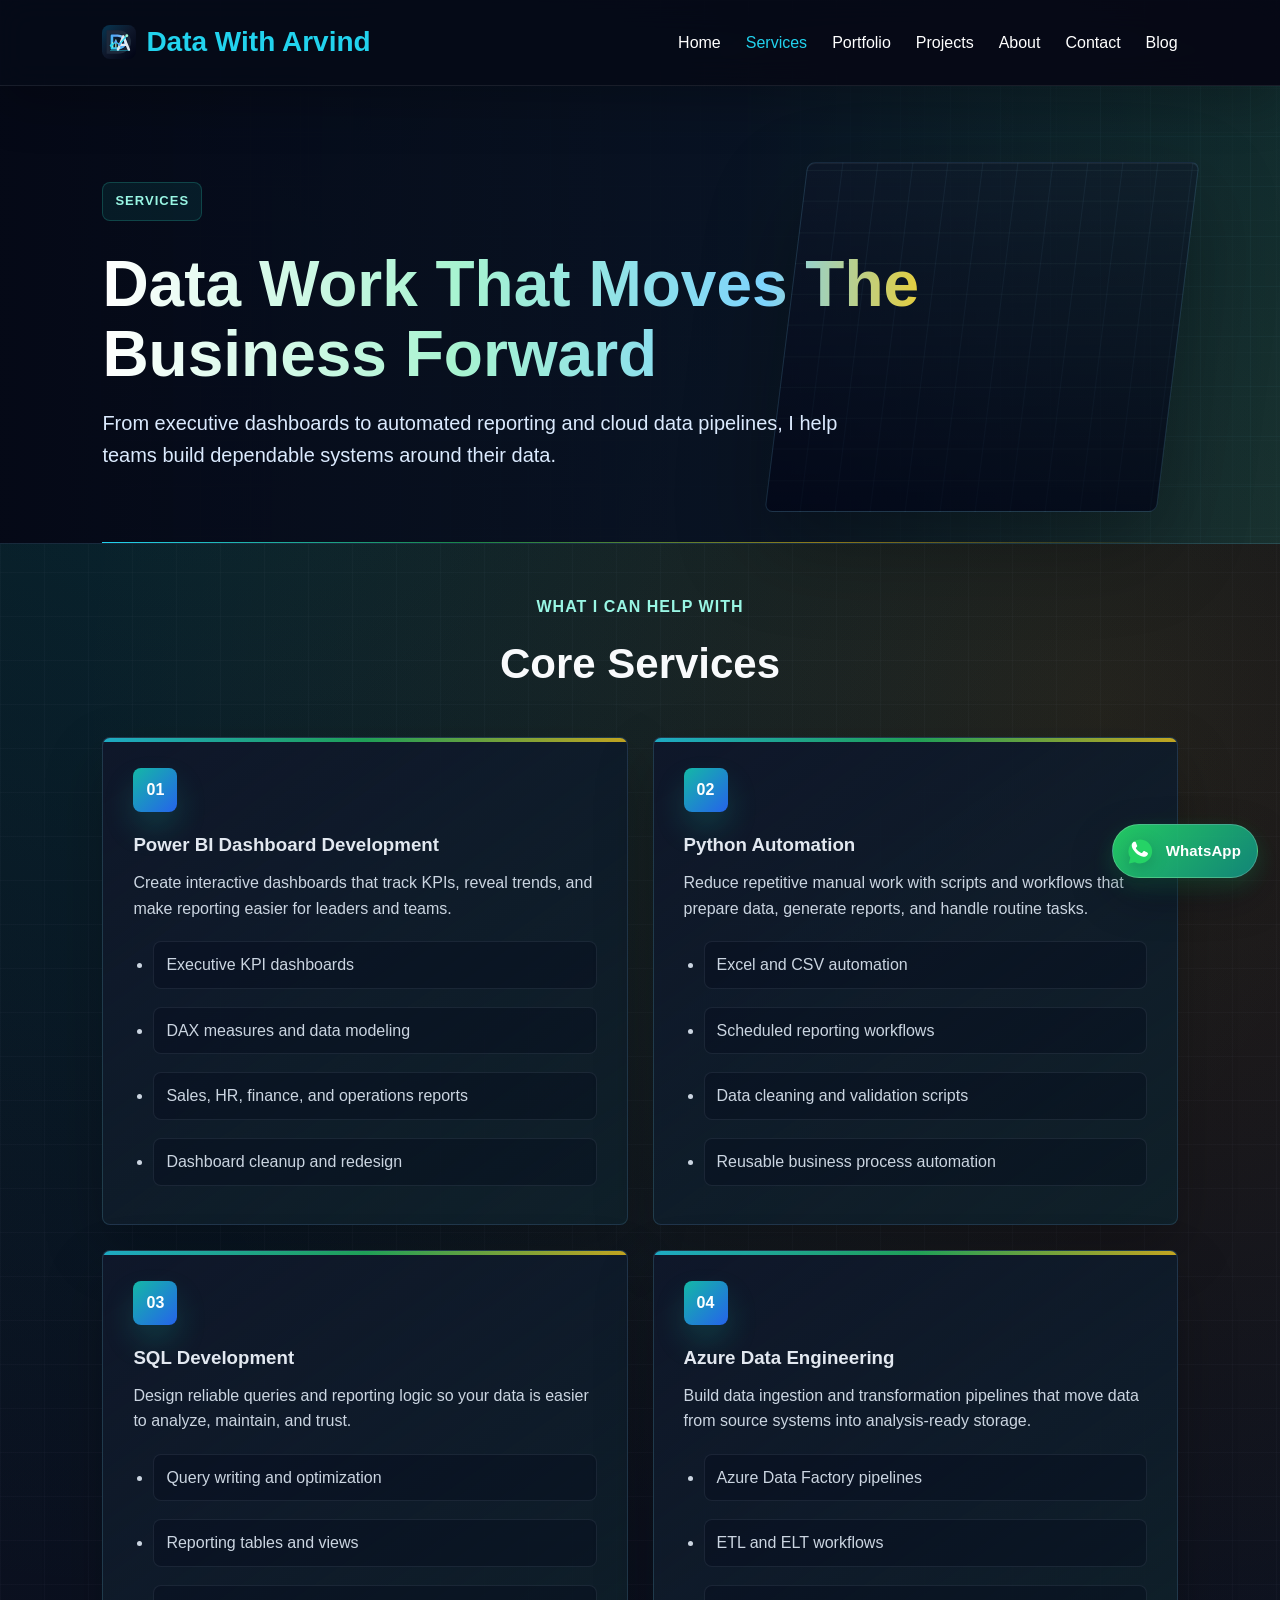
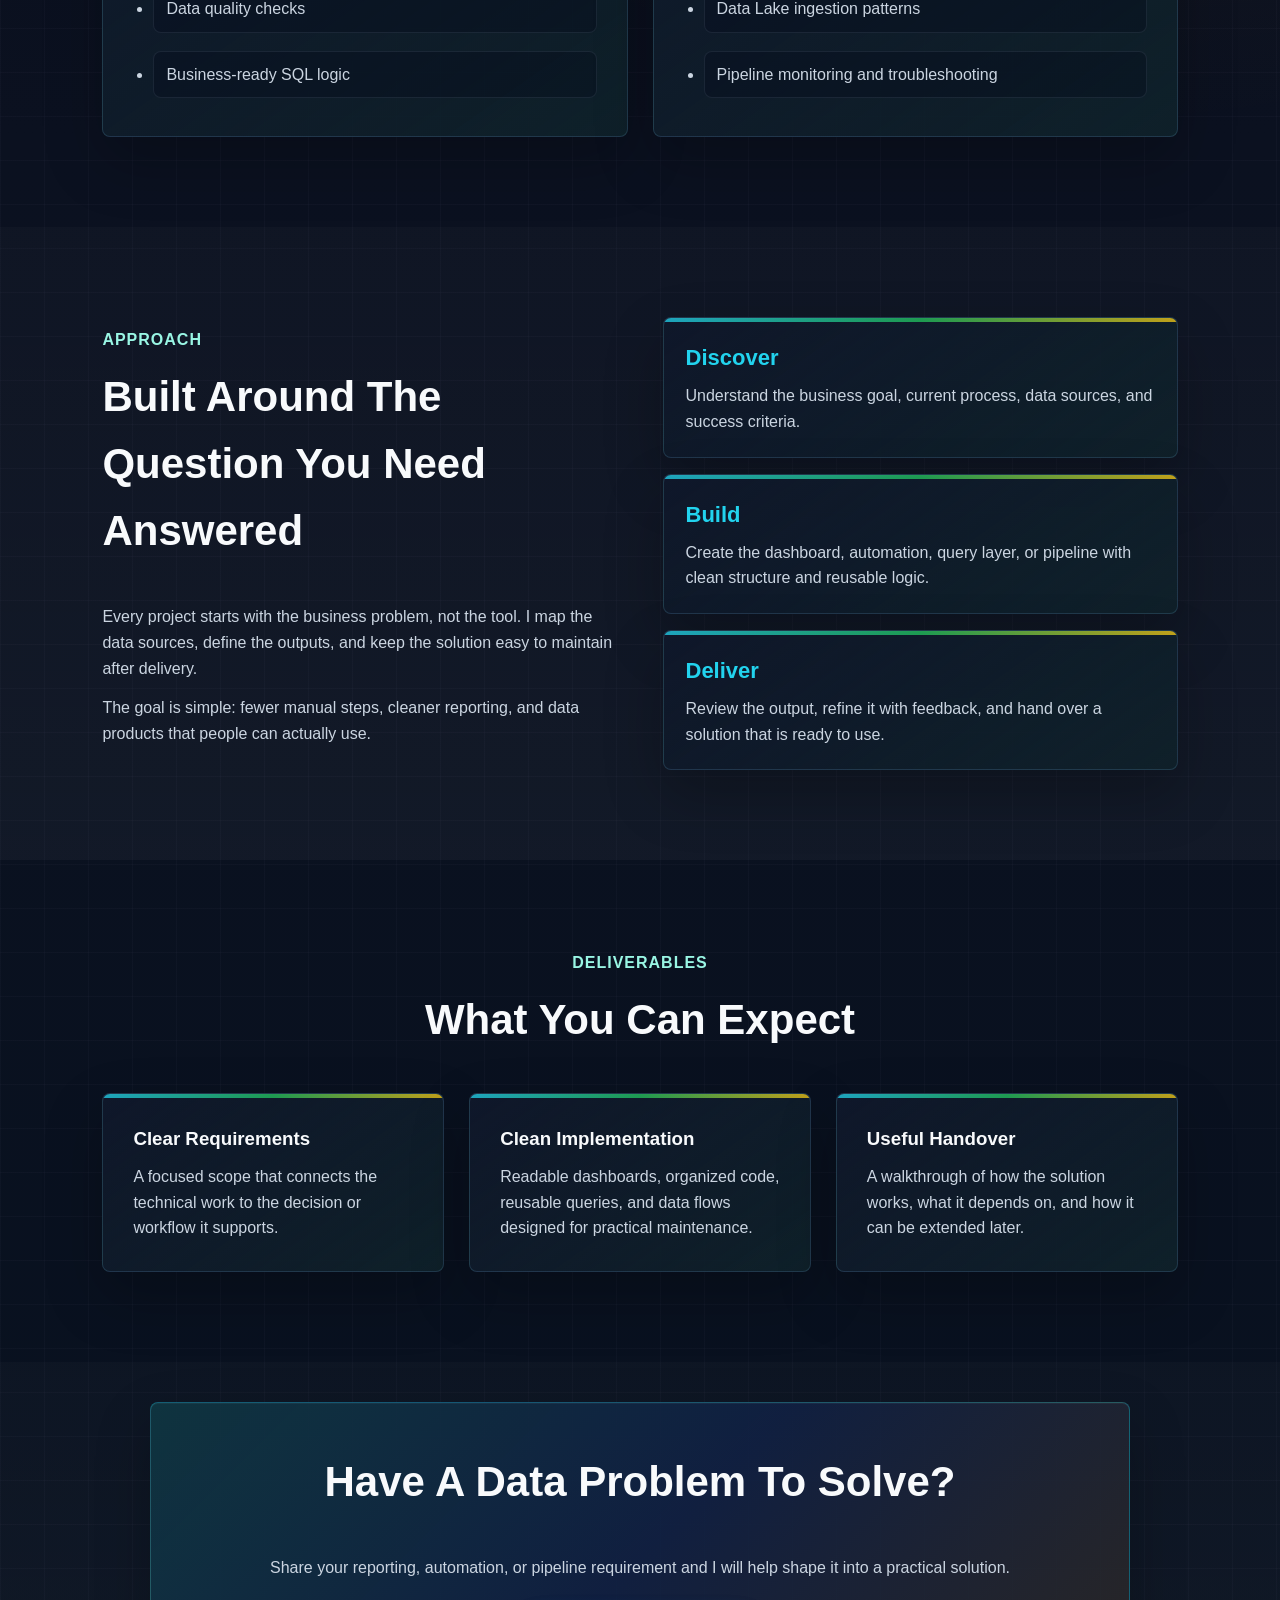
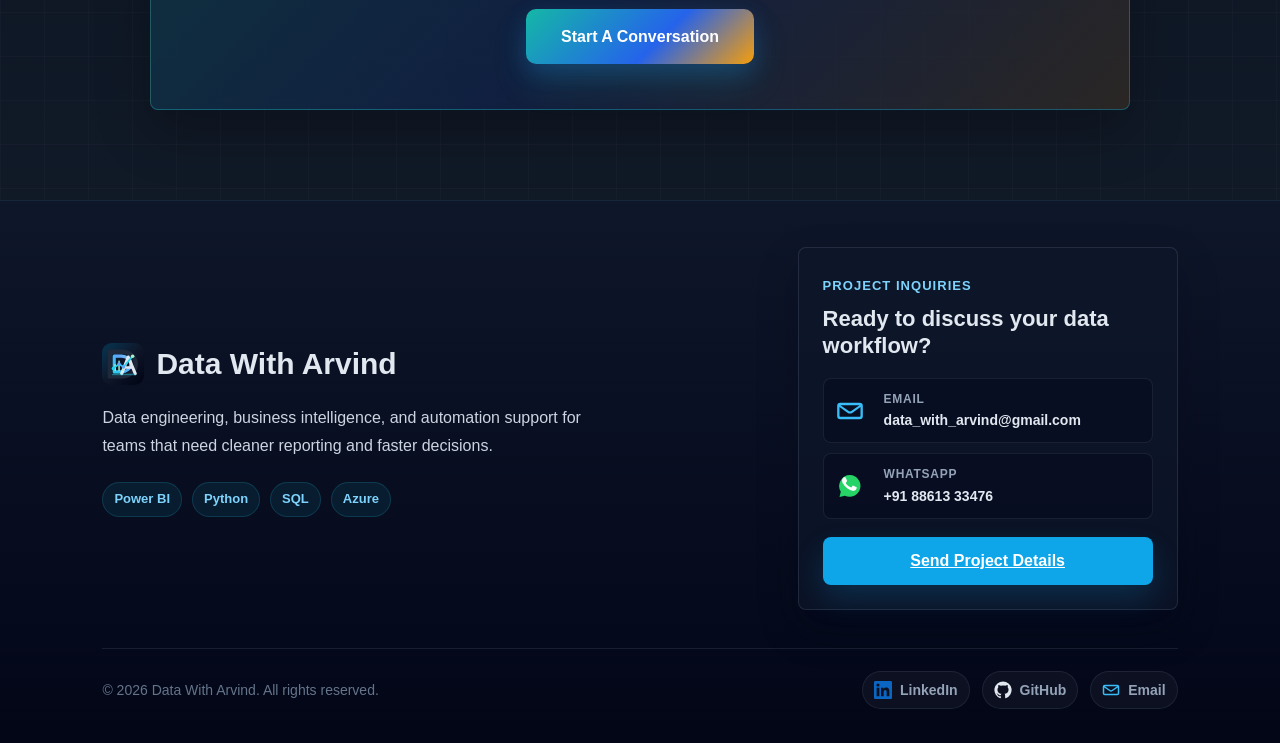
<file: services.html>
<!DOCTYPE html>
<html lang="en">
<head>
<meta charset="UTF-8">
<meta name="viewport" content="width=device-width, initial-scale=1.0">
<meta name="description" content="Explore Data With Arvind services for Power BI dashboards, Python automation, SQL development, and Azure data engineering.">
<title>Data Services | Data With Arvind</title>
<link rel="icon" type="image/svg+xml" href="images/favicon.svg">
<link rel="stylesheet" href="css/style.css">
</head>

<body>

<nav aria-label="Primary navigation">
<a class="logo" href="index.html">Data With Arvind</a>

<ul>
<li><a href="index.html">Home</a></li>
<li><a href="services.html" aria-current="page">Services</a></li>
<li><a href="portfolio.html">Portfolio</a></li>
<li><a href="projects/index.html">Projects</a></li>
<li><a href="about.html">About</a></li>
<li><a href="contact.html">Contact</a></li>
<li><a href="blog.html">Blog</a></li>
</ul>
</nav>

<main>

<section class="page-header services-header">
<span class="section-kicker">Services</span>
<h1>Data Work That Moves The Business Forward</h1>
<p>
From executive dashboards to automated reporting and cloud data pipelines, I help teams build dependable systems around their data.
</p>
</section>

<section class="section service-overview" aria-labelledby="services-title">
<span class="section-kicker">What I Can Help With</span>
<h2 id="services-title">Core Services</h2>

<div class="service-grid">
<article class="card service-card">
<span class="service-number">01</span>
<h3>Power BI Dashboard Development</h3>
<p>Create interactive dashboards that track KPIs, reveal trends, and make reporting easier for leaders and teams.</p>
<ul>
<li>Executive KPI dashboards</li>
<li>DAX measures and data modeling</li>
<li>Sales, HR, finance, and operations reports</li>
<li>Dashboard cleanup and redesign</li>
</ul>
</article>

<article class="card service-card">
<span class="service-number">02</span>
<h3>Python Automation</h3>
<p>Reduce repetitive manual work with scripts and workflows that prepare data, generate reports, and handle routine tasks.</p>
<ul>
<li>Excel and CSV automation</li>
<li>Scheduled reporting workflows</li>
<li>Data cleaning and validation scripts</li>
<li>Reusable business process automation</li>
</ul>
</article>

<article class="card service-card">
<span class="service-number">03</span>
<h3>SQL Development</h3>
<p>Design reliable queries and reporting logic so your data is easier to analyze, maintain, and trust.</p>
<ul>
<li>Query writing and optimization</li>
<li>Reporting tables and views</li>
<li>Data quality checks</li>
<li>Business-ready SQL logic</li>
</ul>
</article>

<article class="card service-card">
<span class="service-number">04</span>
<h3>Azure Data Engineering</h3>
<p>Build data ingestion and transformation pipelines that move data from source systems into analysis-ready storage.</p>
<ul>
<li>Azure Data Factory pipelines</li>
<li>ETL and ELT workflows</li>
<li>Data Lake ingestion patterns</li>
<li>Pipeline monitoring and troubleshooting</li>
</ul>
</article>
</div>
</section>

<section class="section split-section" aria-labelledby="approach-title">
<div>
<span class="section-kicker">Approach</span>
<h2 id="approach-title">Built Around The Question You Need Answered</h2>
<p>
Every project starts with the business problem, not the tool. I map the data sources, define the outputs, and keep the solution easy to maintain after delivery.
</p>
<p>
The goal is simple: fewer manual steps, cleaner reporting, and data products that people can actually use.
</p>
</div>

<div class="process-list">
<div class="card process-card">
<strong>Discover</strong>
<p>Understand the business goal, current process, data sources, and success criteria.</p>
</div>

<div class="card process-card">
<strong>Build</strong>
<p>Create the dashboard, automation, query layer, or pipeline with clean structure and reusable logic.</p>
</div>

<div class="card process-card">
<strong>Deliver</strong>
<p>Review the output, refine it with feedback, and hand over a solution that is ready to use.</p>
</div>
</div>
</section>

<section class="section" aria-labelledby="deliverables-title">
<span class="section-kicker">Deliverables</span>
<h2 id="deliverables-title">What You Can Expect</h2>

<div class="grid">
<article class="card deliverable-card">
<h3>Clear Requirements</h3>
<p>A focused scope that connects the technical work to the decision or workflow it supports.</p>
</article>

<article class="card deliverable-card">
<h3>Clean Implementation</h3>
<p>Readable dashboards, organized code, reusable queries, and data flows designed for practical maintenance.</p>
</article>

<article class="card deliverable-card">
<h3>Useful Handover</h3>
<p>A walkthrough of how the solution works, what it depends on, and how it can be extended later.</p>
</article>
</div>
</section>

<section class="section cta-section" aria-labelledby="services-cta-title">
<div class="cta-panel">
<h2 id="services-cta-title">Have A Data Problem To Solve?</h2>
<p>Share your reporting, automation, or pipeline requirement and I will help shape it into a practical solution.</p>
<a href="contact.html" class="btn-primary">Start A Conversation</a>
</div>
</section>

</main>

<footer class="footer">
<div class="footer-shell footer-simple">
<div class="footer-main">
<div class="footer-brand-block">
<a class="footer-brand" href="index.html">Data With Arvind</a>
<p class="footer-copy">Data engineering, business intelligence, and automation support for teams that need cleaner reporting and faster decisions.</p>
<div class="footer-badges" aria-label="Core specialties">
<span>Power BI</span>
<span>Python</span>
<span>SQL</span>
<span>Azure</span>
</div>
</div>

<div class="footer-contact-panel">
<div>
<span class="footer-eyebrow">Project inquiries</span>
<strong>Ready to discuss your data workflow?</strong>
</div>
<div class="footer-contact-list">
<a href="mailto:data_with_arvind@gmail.com"><img src="images/icon-email.svg" alt="" aria-hidden="true"><span>Email</span><strong>data_with_arvind@gmail.com</strong></a>
<a href="https://wa.me/918861333476"><img src="images/icon-whatsapp.svg" alt="" aria-hidden="true"><span>WhatsApp</span><strong>+91 88613 33476</strong></a>
</div>
<a class="footer-cta" href="contact.html">Send Project Details</a>
</div>
</div>

<div class="footer-bottom">
<p>&copy; 2026 Data With Arvind. All rights reserved.</p>
<div class="footer-social" aria-label="Social links">
<a href="https://www.linkedin.com/in/data-with-arvind/" target="_blank" rel="noopener"><img src="images/icon-linkedin.svg" alt="" aria-hidden="true">LinkedIn</a>
<a href="https://github.com/data-with-arvind" target="_blank" rel="noopener"><img src="images/icon-github.svg" alt="" aria-hidden="true">GitHub</a>
<a href="mailto:data_with_arvind@gmail.com"><img src="images/icon-email.svg" alt="" aria-hidden="true">Email</a>
</div>
</div>
</div>
</footer>

<a href="https://wa.me/918861333476" class="whatsapp-btn" aria-label="Chat on WhatsApp"><img src="images/icon-whatsapp.svg" alt="" aria-hidden="true"><span>WhatsApp</span></a>

</body>
</html>
</file>
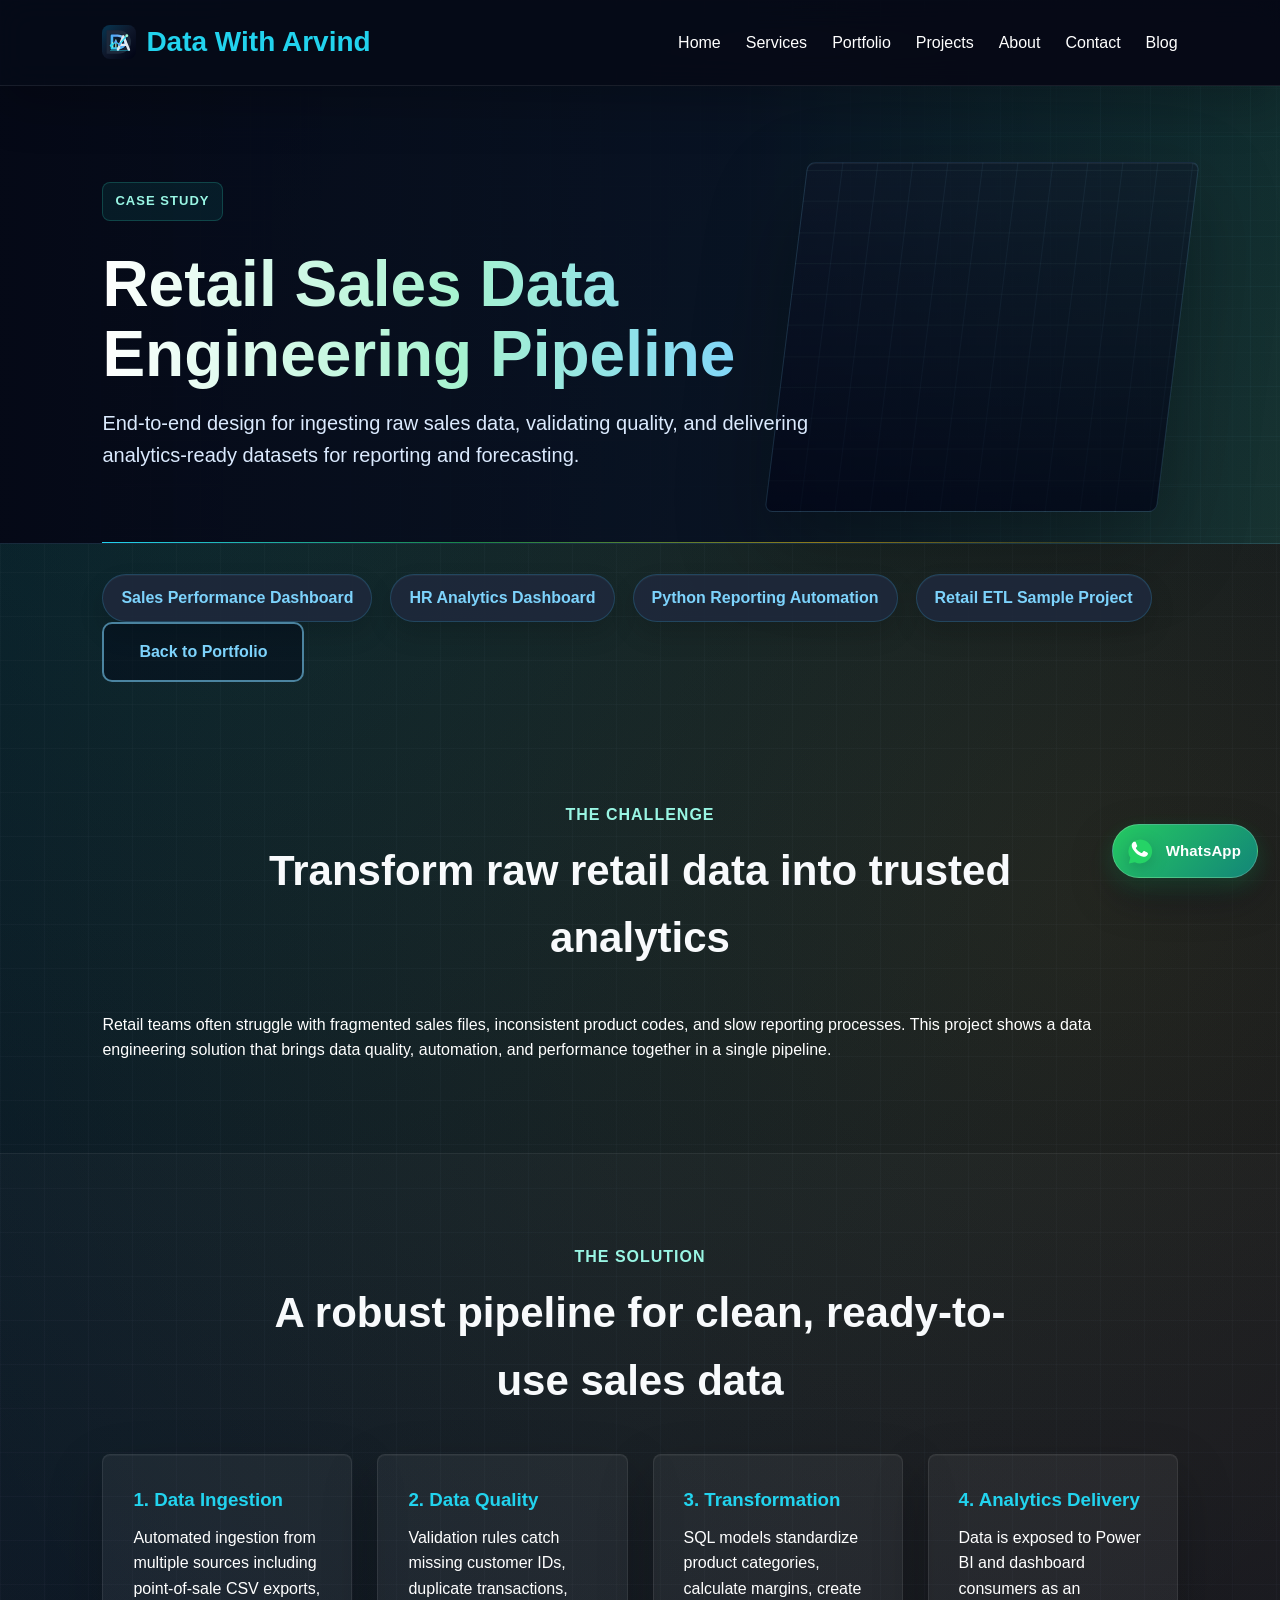
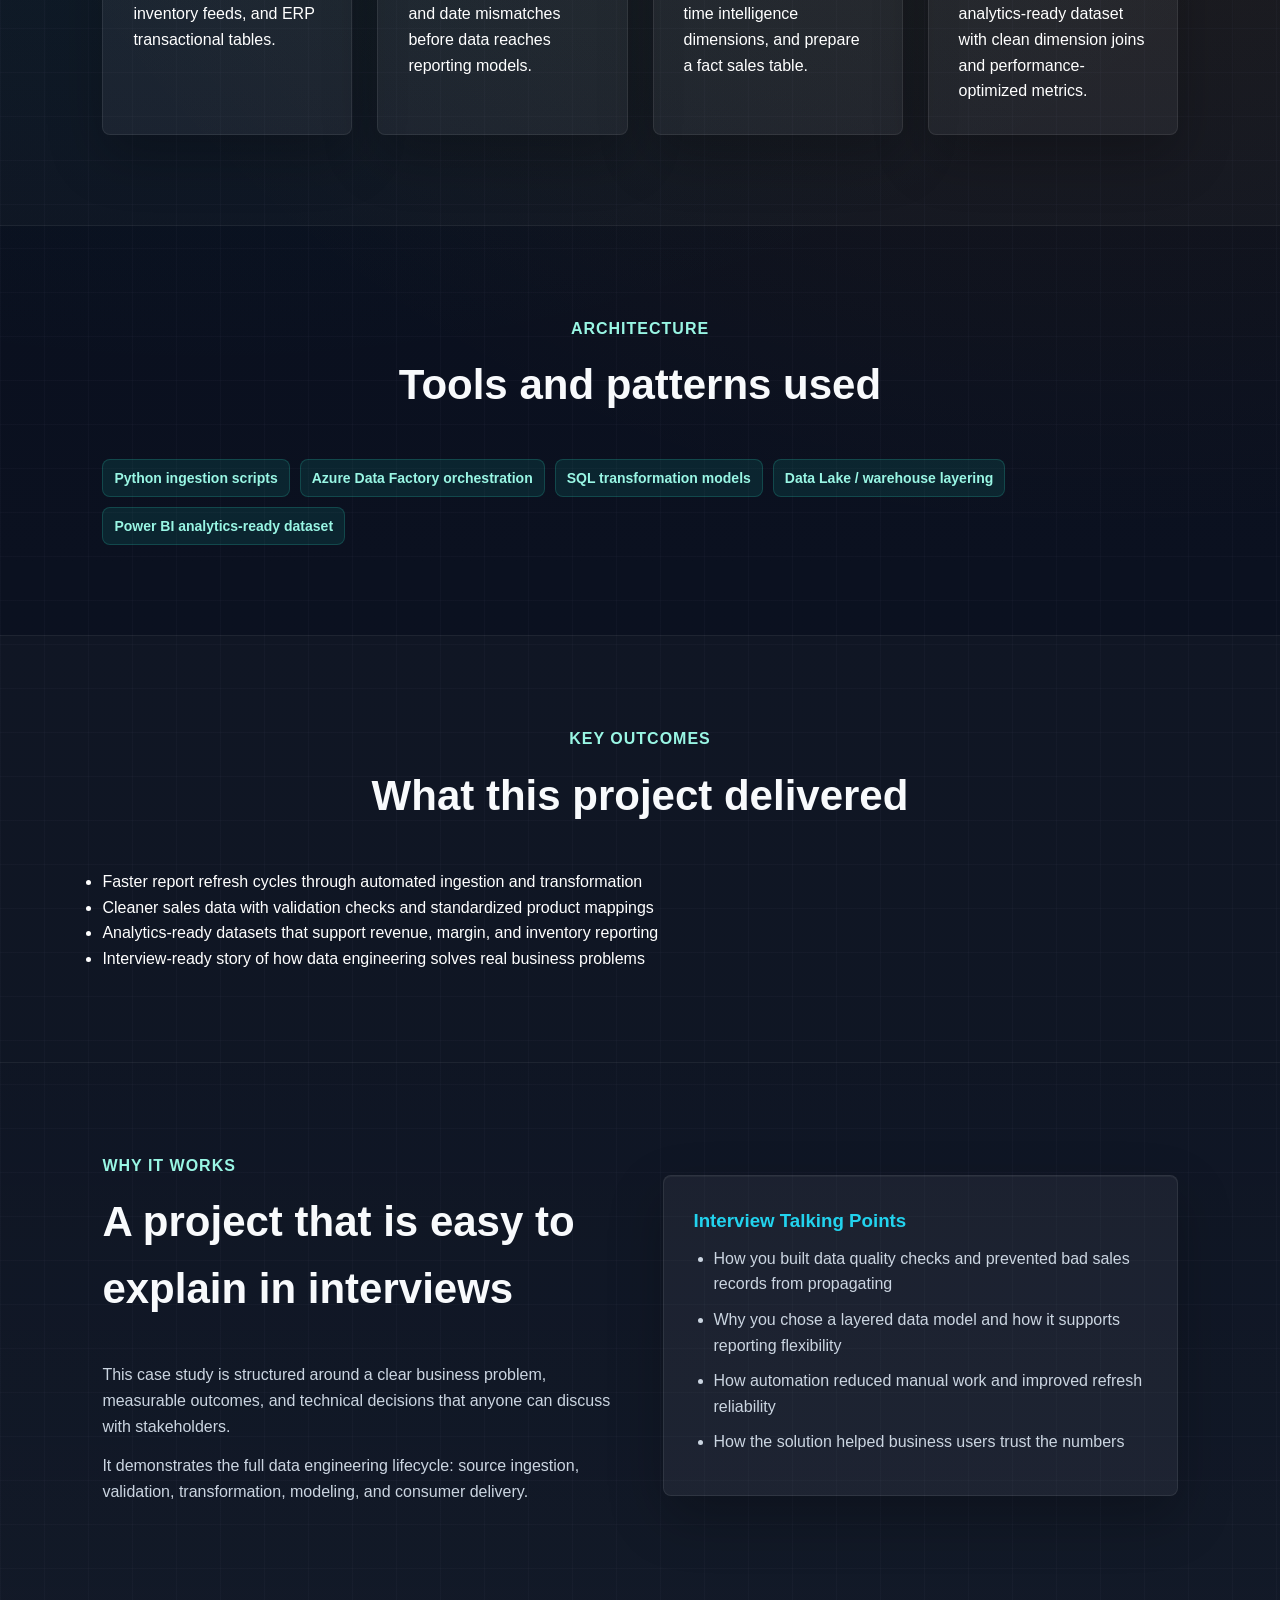
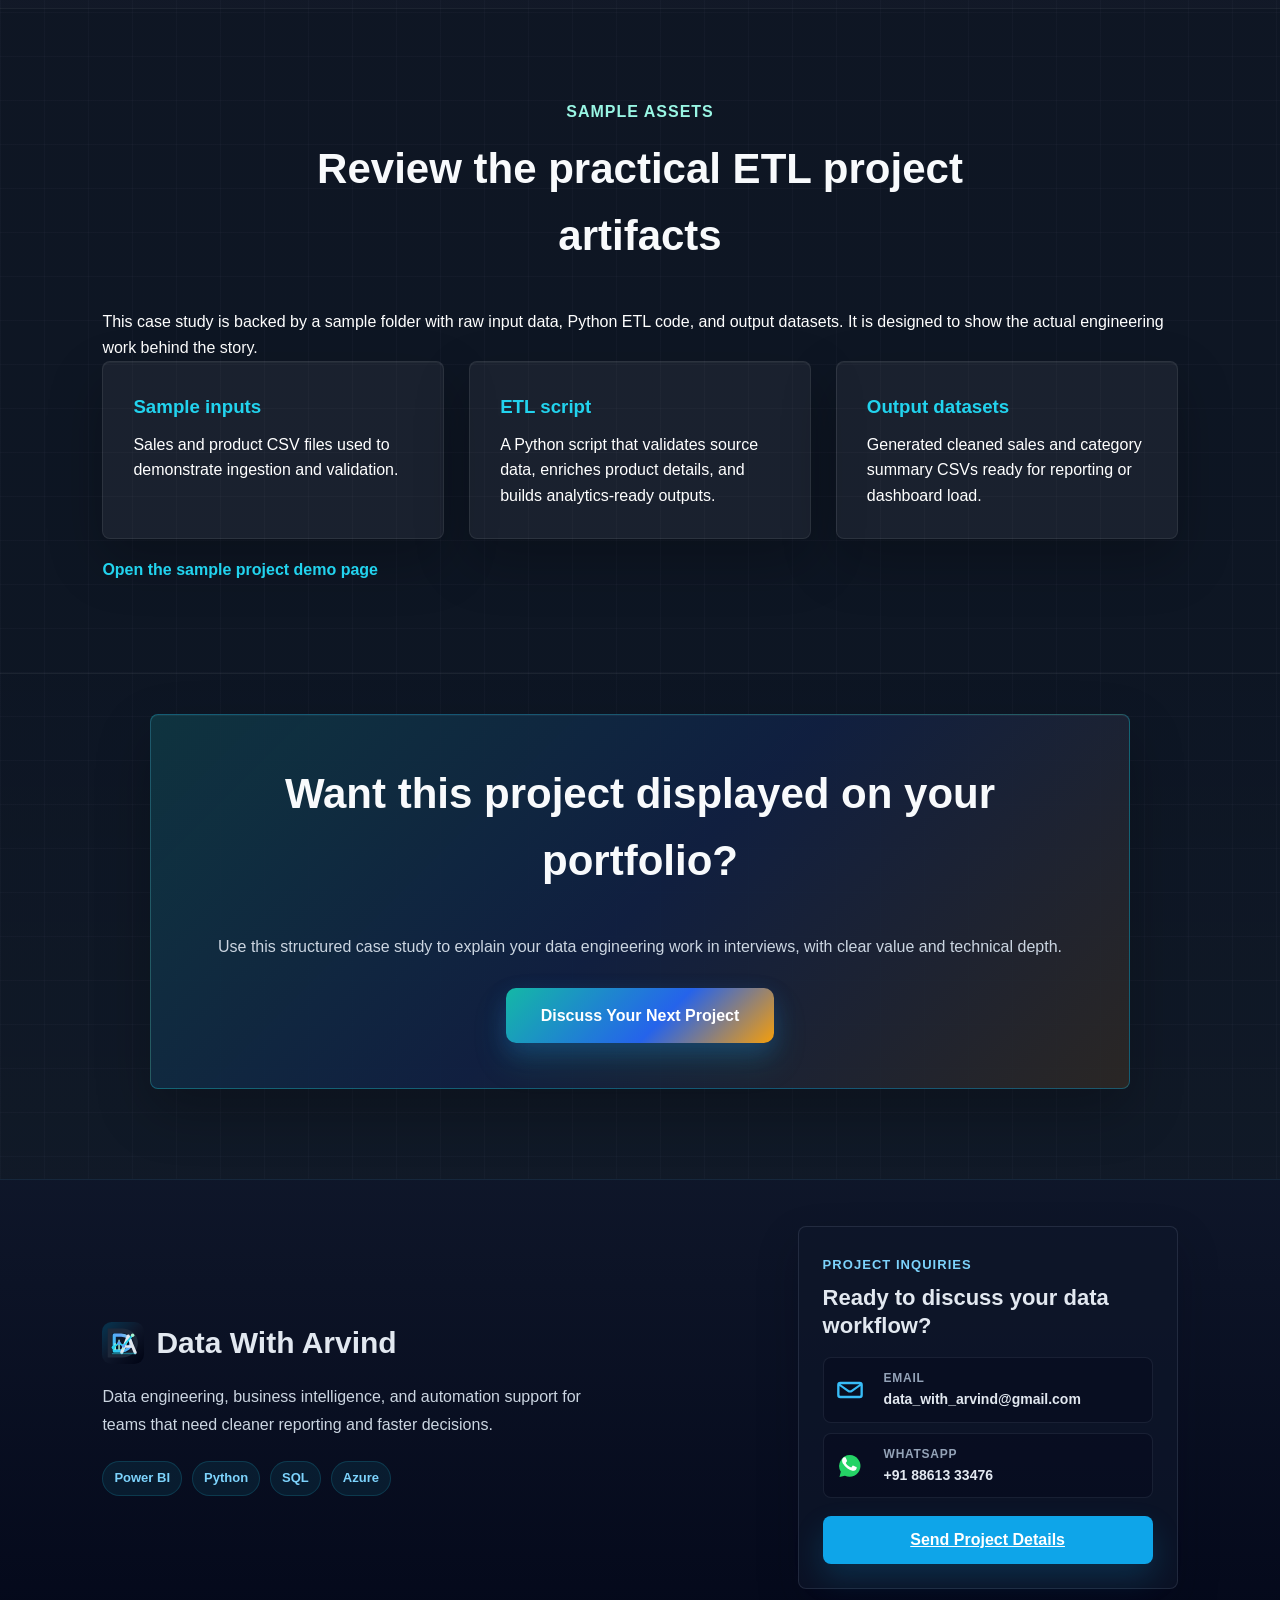
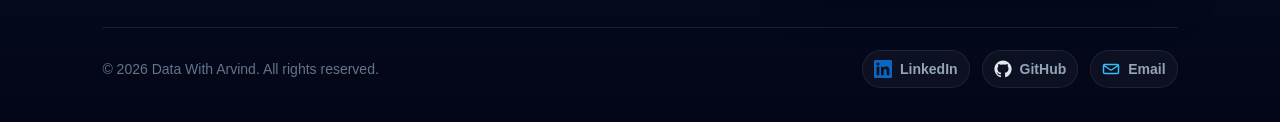
<file: projects/data-engineering-case-study.html>
<!DOCTYPE html>
<html lang="en">
<head>
<meta charset="UTF-8">
<meta name="viewport" content="width=device-width, initial-scale=1.0">
<meta name="description" content="Data engineering case study: building an end-to-end retail sales pipeline, data warehouse models, and analytics-ready reporting datasets.">
<title>Retail Data Engineering Pipeline | Data With Arvind</title>
<link rel="icon" type="image/svg+xml" href="../images/favicon.svg">
<link rel="stylesheet" href="../css/style.css">
</head>

<body>
<nav aria-label="Primary navigation">
<a class="logo" href="../index.html">Data With Arvind</a>

<ul>
<li><a href="../index.html">Home</a></li>
<li><a href="../services.html">Services</a></li>
<li><a href="../portfolio.html">Portfolio</a></li>
<li><a href="index.html">Projects</a></li>
<li><a href="../about.html">About</a></li>
<li><a href="../contact.html">Contact</a></li>
<li><a href="../blog.html">Blog</a></li>
</ul>
</nav>

<main>
<section class="page-header portfolio-header">
<span class="section-kicker">Case Study</span>
<h1>Retail Sales Data Engineering Pipeline</h1>
<p>End-to-end design for ingesting raw sales data, validating quality, and delivering analytics-ready datasets for reporting and forecasting.</p>
</section>
<section class="section project-nav" aria-label="Project navigation">
<ul>
<li><a href="../projects/sales-dashboard.html">Sales Performance Dashboard</a></li>
<li><a href="../projects/hr-dashboard.html">HR Analytics Dashboard</a></li>
<li><a href="../projects/python-automation.html">Python Reporting Automation</a></li>
<li><a href="../projects/data-engineering-sample-demo.html">Retail ETL Sample Project</a></li>
</ul>
<a href="../portfolio.html" class="btn-secondary">Back to Portfolio</a>
</section>

<section class="section" aria-labelledby="challenge-title">
<span class="section-kicker">The Challenge</span>
<h2 id="challenge-title">Transform raw retail data into trusted analytics</h2>
<p>Retail teams often struggle with fragmented sales files, inconsistent product codes, and slow reporting processes. This project shows a data engineering solution that brings data quality, automation, and performance together in a single pipeline.</p>
</section>

<section class="section section-alt" aria-labelledby="solution-title">
<span class="section-kicker">The Solution</span>
<h2 id="solution-title">A robust pipeline for clean, ready-to-use sales data</h2>
<div class="grid">
<article class="card">
<h3>1. Data Ingestion</h3>
<p>Automated ingestion from multiple sources including point-of-sale CSV exports, inventory feeds, and ERP transactional tables.</p>
</article>
<article class="card">
<h3>2. Data Quality</h3>
<p>Validation rules catch missing customer IDs, duplicate transactions, and date mismatches before data reaches reporting models.</p>
</article>
<article class="card">
<h3>3. Transformation</h3>
<p>SQL models standardize product categories, calculate margins, create time intelligence dimensions, and prepare a fact sales table.</p>
</article>
<article class="card">
<h3>4. Analytics Delivery</h3>
<p>Data is exposed to Power BI and dashboard consumers as an analytics-ready dataset with clean dimension joins and performance-optimized metrics.</p>
</article>
</div>
</section>

<section class="section" aria-labelledby="architecture-title">
<span class="section-kicker">Architecture</span>
<h2 id="architecture-title">Tools and patterns used</h2>
<div class="project-outcomes">
<span>Python ingestion scripts</span>
<span>Azure Data Factory orchestration</span>
<span>SQL transformation models</span>
<span>Data Lake / warehouse layering</span>
<span>Power BI analytics-ready dataset</span>
</div>
</section>

<section class="section section-alt" aria-labelledby="outcomes-title">
<span class="section-kicker">Key Outcomes</span>
<h2 id="outcomes-title">What this project delivered</h2>
<ul>
<li>Faster report refresh cycles through automated ingestion and transformation</li>
<li>Cleaner sales data with validation checks and standardized product mappings</li>
<li>Analytics-ready datasets that support revenue, margin, and inventory reporting</li>
<li>Interview-ready story of how data engineering solves real business problems</li>
</ul>
</section>

<section class="section split-section" aria-labelledby="learn-title">
<div>
<span class="section-kicker">Why it works</span>
<h2 id="learn-title">A project that is easy to explain in interviews</h2>
<p>This case study is structured around a clear business problem, measurable outcomes, and technical decisions that anyone can discuss with stakeholders.</p>
<p>It demonstrates the full data engineering lifecycle: source ingestion, validation, transformation, modeling, and consumer delivery.</p>
</div>

<div class="card highlight-card">
<h3>Interview Talking Points</h3>
<ul>
<li>How you built data quality checks and prevented bad sales records from propagating</li>
<li>Why you chose a layered data model and how it supports reporting flexibility</li>
<li>How automation reduced manual work and improved refresh reliability</li>
<li>How the solution helped business users trust the numbers</li>
</ul>
</div>
</section>

<section class="section section-alt" aria-labelledby="sample-title">
<span class="section-kicker">Sample Assets</span>
<h2 id="sample-title">Review the practical ETL project artifacts</h2>
<p>This case study is backed by a sample folder with raw input data, Python ETL code, and output datasets. It is designed to show the actual engineering work behind the story.</p>
<div class="grid">
<article class="card">
<h3>Sample inputs</h3>
<p>Sales and product CSV files used to demonstrate ingestion and validation.</p>
</article>
<article class="card">
<h3>ETL script</h3>
<p>A Python script that validates source data, enriches product details, and builds analytics-ready outputs.</p>
</article>
<article class="card">
<h3>Output datasets</h3>
<p>Generated cleaned sales and category summary CSVs ready for reporting or dashboard load.</p>
</article>
</div>
<p><a href="data-engineering-sample-demo.html" class="text-link">Open the sample project demo page</a></p>
</section>

<section class="section cta-section" aria-labelledby="next-title">
<div class="cta-panel">
<h2 id="next-title">Want this project displayed on your portfolio?</h2>
<p>Use this structured case study to explain your data engineering work in interviews, with clear value and technical depth.</p>
<a href="../contact.html" class="btn-primary">Discuss Your Next Project</a>
</div>
</section>
</main>

<footer class="footer">
<div class="footer-shell footer-simple">
<div class="footer-main">
<div class="footer-brand-block">
<a class="footer-brand" href="../index.html">Data With Arvind</a>
<p class="footer-copy">Data engineering, business intelligence, and automation support for teams that need cleaner reporting and faster decisions.</p>
<div class="footer-badges" aria-label="Core specialties">
<span>Power BI</span>
<span>Python</span>
<span>SQL</span>
<span>Azure</span>
</div>
</div>

<div class="footer-contact-panel">
<div>
<span class="footer-eyebrow">Project inquiries</span>
<strong>Ready to discuss your data workflow?</strong>
</div>
<div class="footer-contact-list">
<a href="mailto:data_with_arvind@gmail.com"><img src="../images/icon-email.svg" alt="" aria-hidden="true"><span>Email</span><strong>data_with_arvind@gmail.com</strong></a>
<a href="https://wa.me/918861333476"><img src="../images/icon-whatsapp.svg" alt="" aria-hidden="true"><span>WhatsApp</span><strong>+91 88613 33476</strong></a>
</div>
<a class="footer-cta" href="../contact.html">Send Project Details</a>
</div>
</div>

<div class="footer-bottom">
<p>&copy; 2026 Data With Arvind. All rights reserved.</p>
<div class="footer-social" aria-label="Social links">
<a href="https://www.linkedin.com/in/data-with-arvind/" target="_blank" rel="noopener"><img src="../images/icon-linkedin.svg" alt="" aria-hidden="true">LinkedIn</a>
<a href="https://github.com/data-with-arvind" target="_blank" rel="noopener"><img src="../images/icon-github.svg" alt="" aria-hidden="true">GitHub</a>
<a href="mailto:data_with_arvind@gmail.com"><img src="../images/icon-email.svg" alt="" aria-hidden="true">Email</a>
</div>
</div>
</div>
</footer>

<a href="https://wa.me/918861333476" class="whatsapp-btn" aria-label="Chat on WhatsApp"><img src="../images/icon-whatsapp.svg" alt="" aria-hidden="true"><span>WhatsApp</span></a>

</body>
</html>
</file>
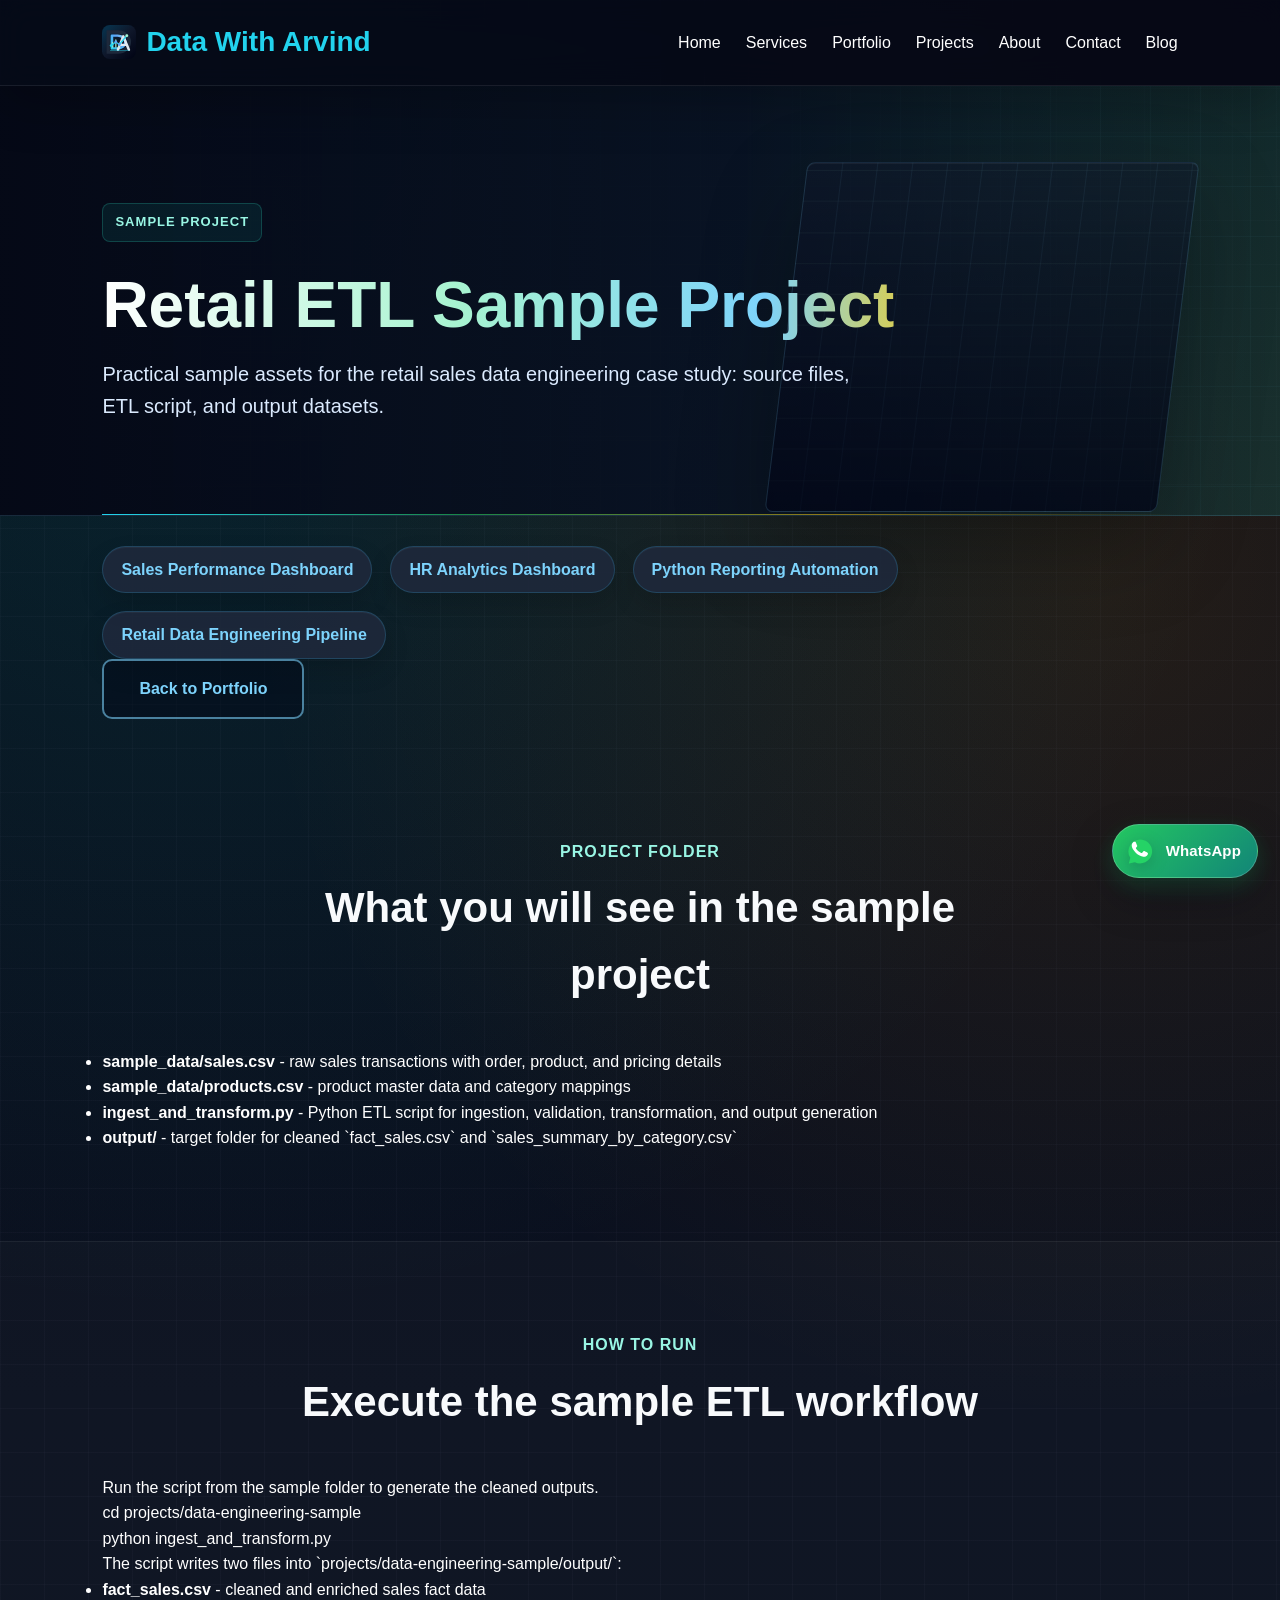
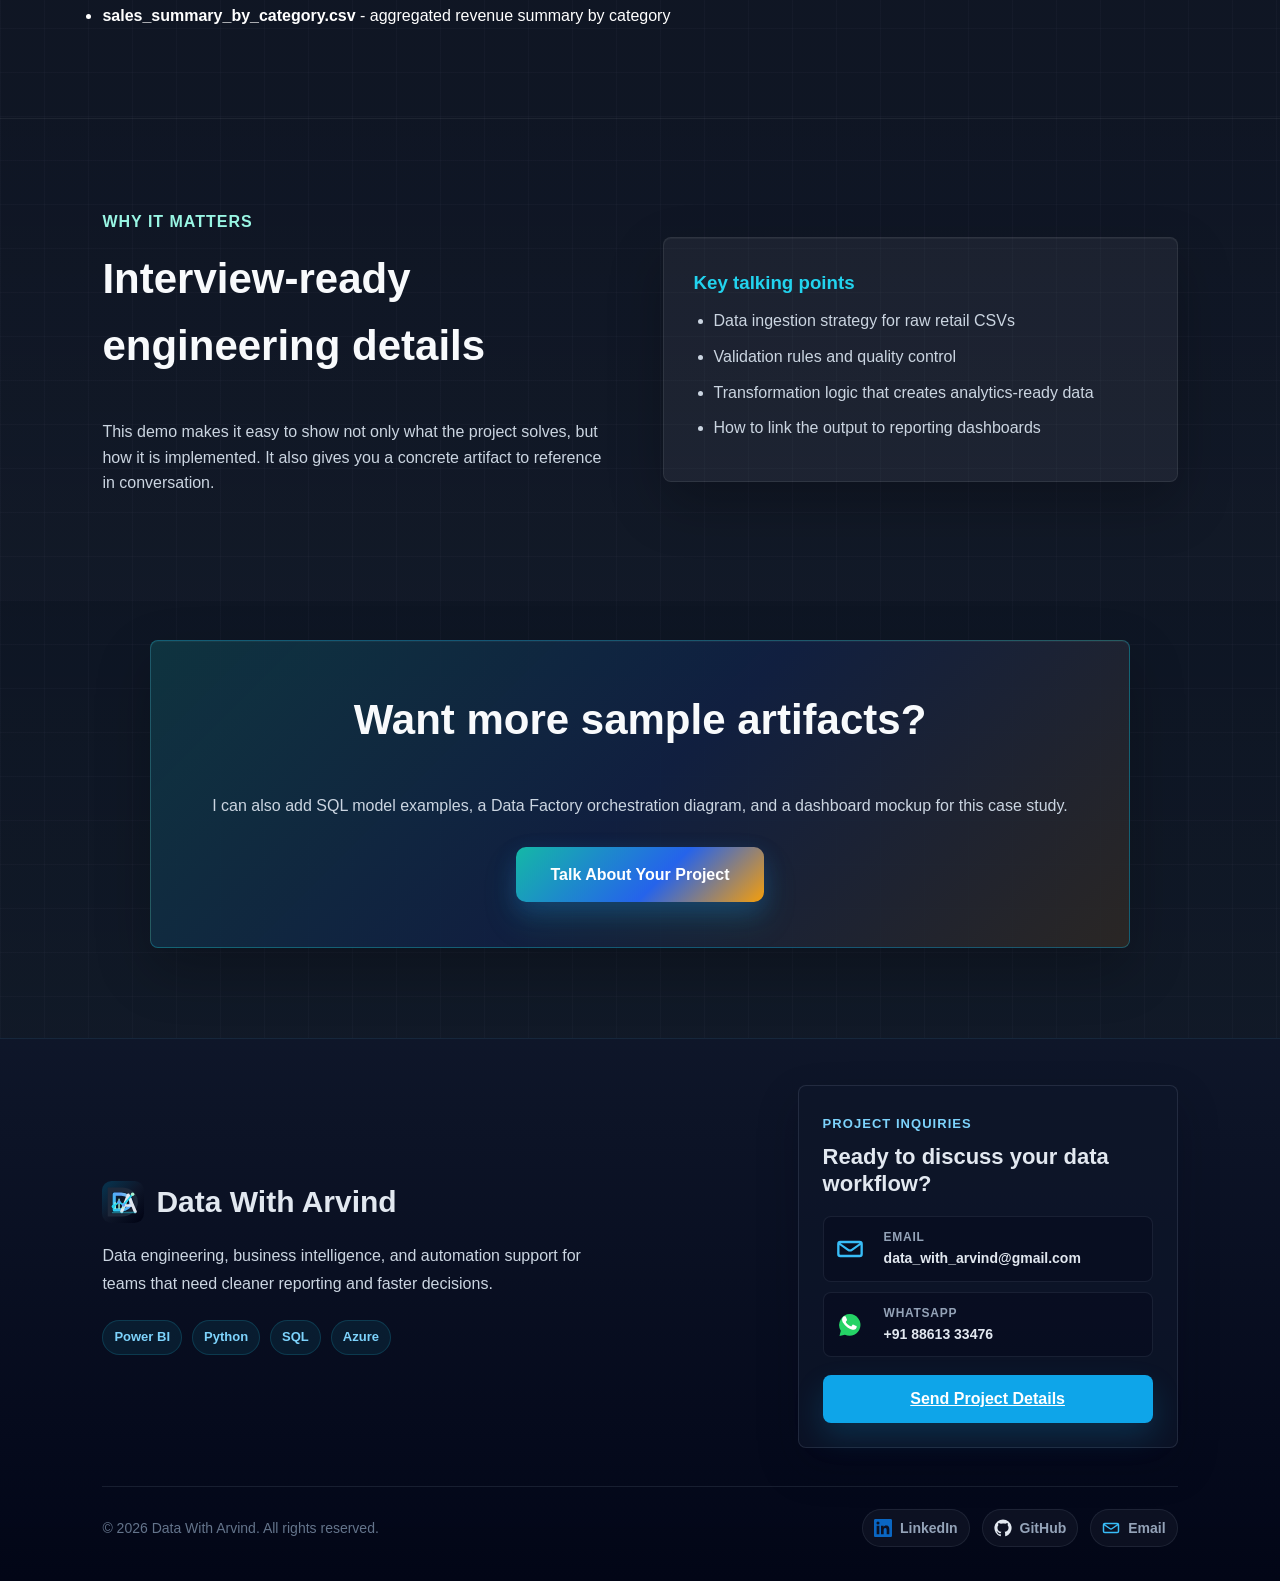
<file: projects/data-engineering-sample-demo.html>
<!DOCTYPE html>
<html lang="en">
<head>
<meta charset="UTF-8">
<meta name="viewport" content="width=device-width, initial-scale=1.0">
<meta name="description" content="Demo page for the retail sales ETL sample project, including sample data and Python transformation code.">
<title>Retail ETL Sample Project | Data With Arvind</title>
<link rel="icon" type="image/svg+xml" href="../images/favicon.svg">
<link rel="stylesheet" href="../css/style.css">
</head>

<body>
<nav aria-label="Primary navigation">
<a class="logo" href="../index.html">Data With Arvind</a>

<ul>
<li><a href="../index.html">Home</a></li>
<li><a href="../services.html">Services</a></li>
<li><a href="../portfolio.html">Portfolio</a></li>
<li><a href="index.html">Projects</a></li>
<li><a href="../about.html">About</a></li>
<li><a href="../contact.html">Contact</a></li>
<li><a href="../blog.html">Blog</a></li>
</ul>
</nav>

<main>
<section class="page-header portfolio-header">
<span class="section-kicker">Sample Project</span>
<h1>Retail ETL Sample Project</h1>
<p>Practical sample assets for the retail sales data engineering case study: source files, ETL script, and output datasets.</p>
</section>
<section class="section project-nav" aria-label="Project navigation">
<ul>
<li><a href="../projects/sales-dashboard.html">Sales Performance Dashboard</a></li>
<li><a href="../projects/hr-dashboard.html">HR Analytics Dashboard</a></li>
<li><a href="../projects/python-automation.html">Python Reporting Automation</a></li>
<li><a href="../projects/data-engineering-case-study.html">Retail Data Engineering Pipeline</a></li>
</ul>
<a href="../portfolio.html" class="btn-secondary">Back to Portfolio</a>
</section>

<section class="section" aria-labelledby="detail-title">
<span class="section-kicker">Project Folder</span>
<h2 id="detail-title">What you will see in the sample project</h2>
<ul>
<li><strong>sample_data/sales.csv</strong> - raw sales transactions with order, product, and pricing details</li>
<li><strong>sample_data/products.csv</strong> - product master data and category mappings</li>
<li><strong>ingest_and_transform.py</strong> - Python ETL script for ingestion, validation, transformation, and output generation</li>
<li><strong>output/</strong> - target folder for cleaned `fact_sales.csv` and `sales_summary_by_category.csv`</li>
</ul>
</section>

<section class="section section-alt" aria-labelledby="run-title">
<span class="section-kicker">How to run</span>
<h2 id="run-title">Execute the sample ETL workflow</h2>
<p>Run the script from the sample folder to generate the cleaned outputs.</p>
<pre class="code-block">cd projects/data-engineering-sample
python ingest_and_transform.py</pre>
<p>The script writes two files into `projects/data-engineering-sample/output/`:</p>
<ul>
<li><strong>fact_sales.csv</strong> - cleaned and enriched sales fact data</li>
<li><strong>sales_summary_by_category.csv</strong> - aggregated revenue summary by category</li>
</ul>
</section>

<section class="section split-section" aria-labelledby="benefits-title">
<div>
<span class="section-kicker">Why it matters</span>
<h2 id="benefits-title">Interview-ready engineering details</h2>
<p>This demo makes it easy to show not only what the project solves, but how it is implemented. It also gives you a concrete artifact to reference in conversation.</p>
</div>
<div class="card highlight-card">
<h3>Key talking points</h3>
<ul>
<li>Data ingestion strategy for raw retail CSVs</li>
<li>Validation rules and quality control</li>
<li>Transformation logic that creates analytics-ready data</li>
<li>How to link the output to reporting dashboards</li>
</ul>
</div>
</section>

<section class="section cta-section" aria-labelledby="connect-title">
<div class="cta-panel">
<h2 id="connect-title">Want more sample artifacts?</h2>
<p>I can also add SQL model examples, a Data Factory orchestration diagram, and a dashboard mockup for this case study.</p>
<a href="../contact.html" class="btn-primary">Talk About Your Project</a>
</div>
</section>
</main>

<footer class="footer">
<div class="footer-shell footer-simple">
<div class="footer-main">
<div class="footer-brand-block">
<a class="footer-brand" href="../index.html">Data With Arvind</a>
<p class="footer-copy">Data engineering, business intelligence, and automation support for teams that need cleaner reporting and faster decisions.</p>
<div class="footer-badges" aria-label="Core specialties">
<span>Power BI</span>
<span>Python</span>
<span>SQL</span>
<span>Azure</span>
</div>
</div>

<div class="footer-contact-panel">
<div>
<span class="footer-eyebrow">Project inquiries</span>
<strong>Ready to discuss your data workflow?</strong>
</div>
<div class="footer-contact-list">
<a href="mailto:data_with_arvind@gmail.com"><img src="../images/icon-email.svg" alt="" aria-hidden="true"><span>Email</span><strong>data_with_arvind@gmail.com</strong></a>
<a href="https://wa.me/918861333476"><img src="../images/icon-whatsapp.svg" alt="" aria-hidden="true"><span>WhatsApp</span><strong>+91 88613 33476</strong></a>
</div>
<a class="footer-cta" href="../contact.html">Send Project Details</a>
</div>
</div>

<div class="footer-bottom">
<p>&copy; 2026 Data With Arvind. All rights reserved.</p>
<div class="footer-social" aria-label="Social links">
<a href="https://www.linkedin.com/in/data-with-arvind/" target="_blank" rel="noopener"><img src="../images/icon-linkedin.svg" alt="" aria-hidden="true">LinkedIn</a>
<a href="https://github.com/data-with-arvind" target="_blank" rel="noopener"><img src="../images/icon-github.svg" alt="" aria-hidden="true">GitHub</a>
<a href="mailto:data_with_arvind@gmail.com"><img src="../images/icon-email.svg" alt="" aria-hidden="true">Email</a>
</div>
</div>
</div>
</footer>

<a href="https://wa.me/918861333476" class="whatsapp-btn" aria-label="Chat on WhatsApp"><img src="../images/icon-whatsapp.svg" alt="" aria-hidden="true"><span>WhatsApp</span></a>

</body>
</html>
</file>
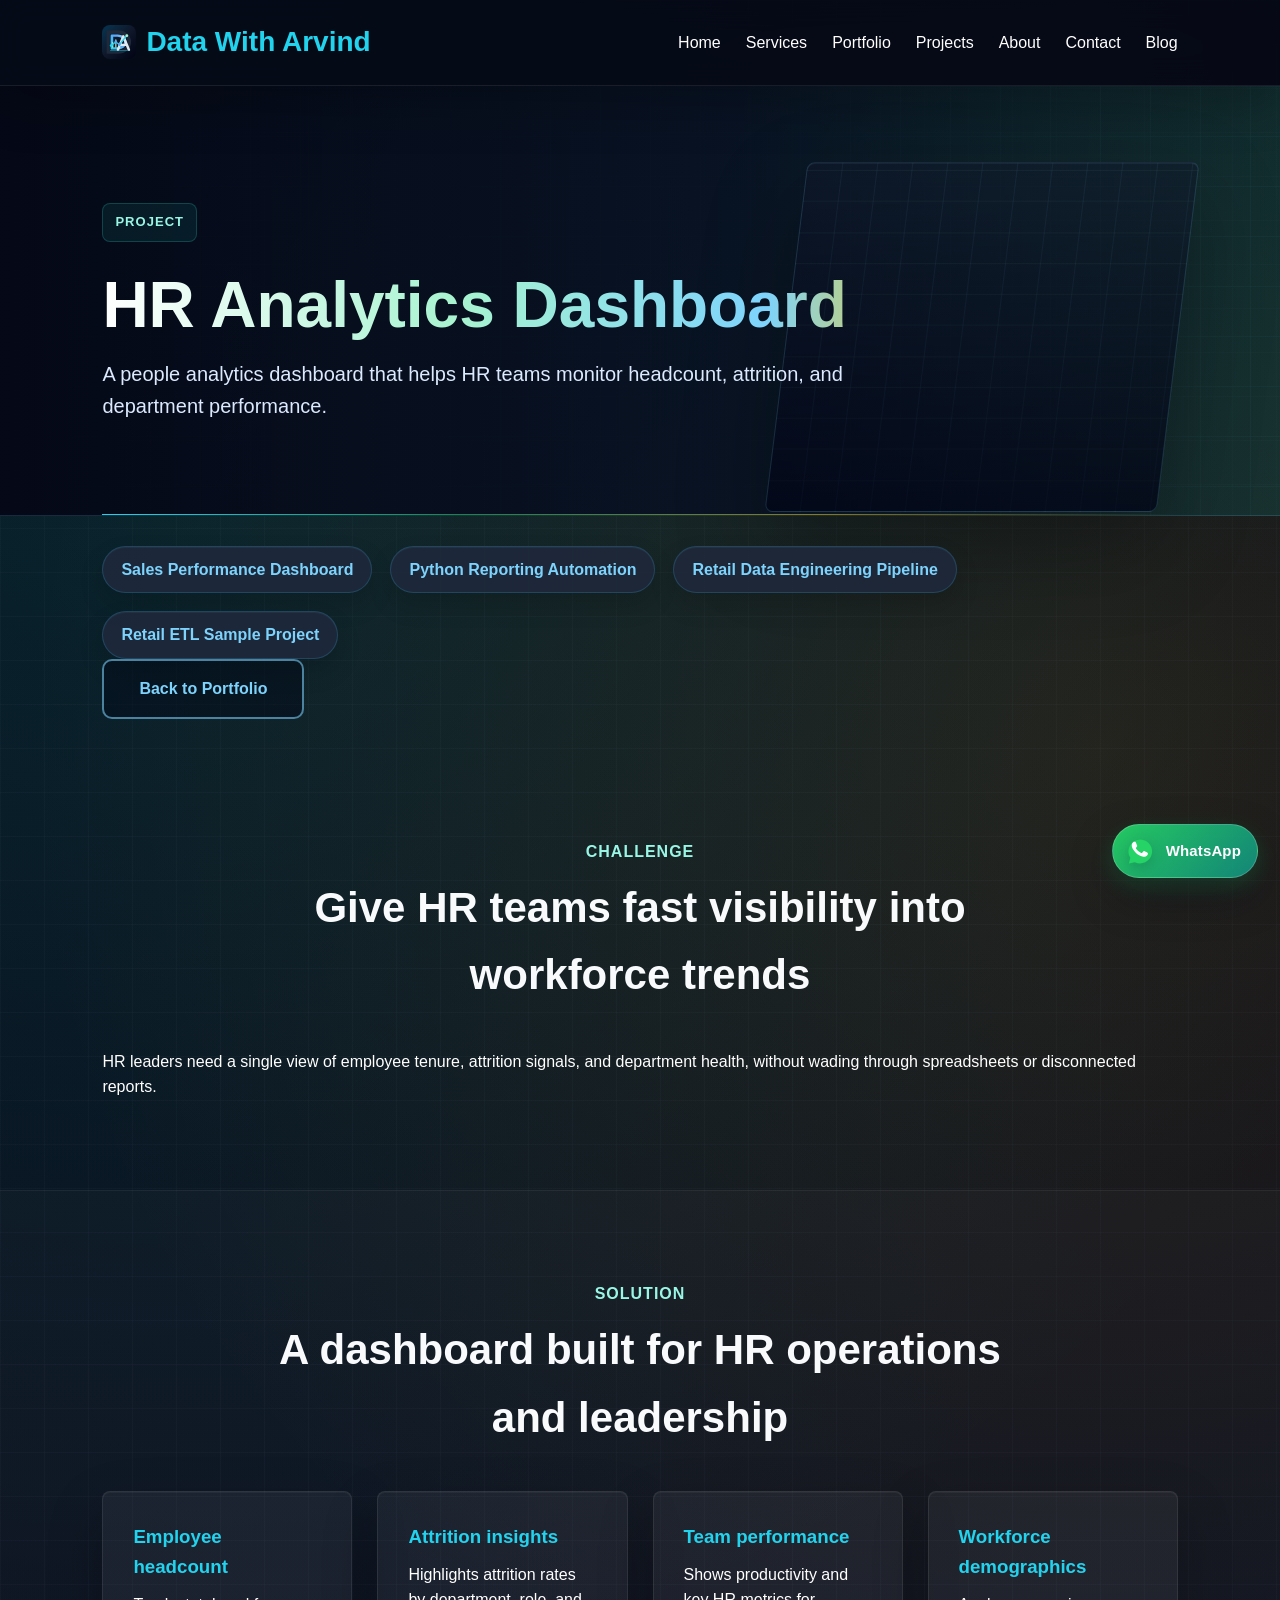
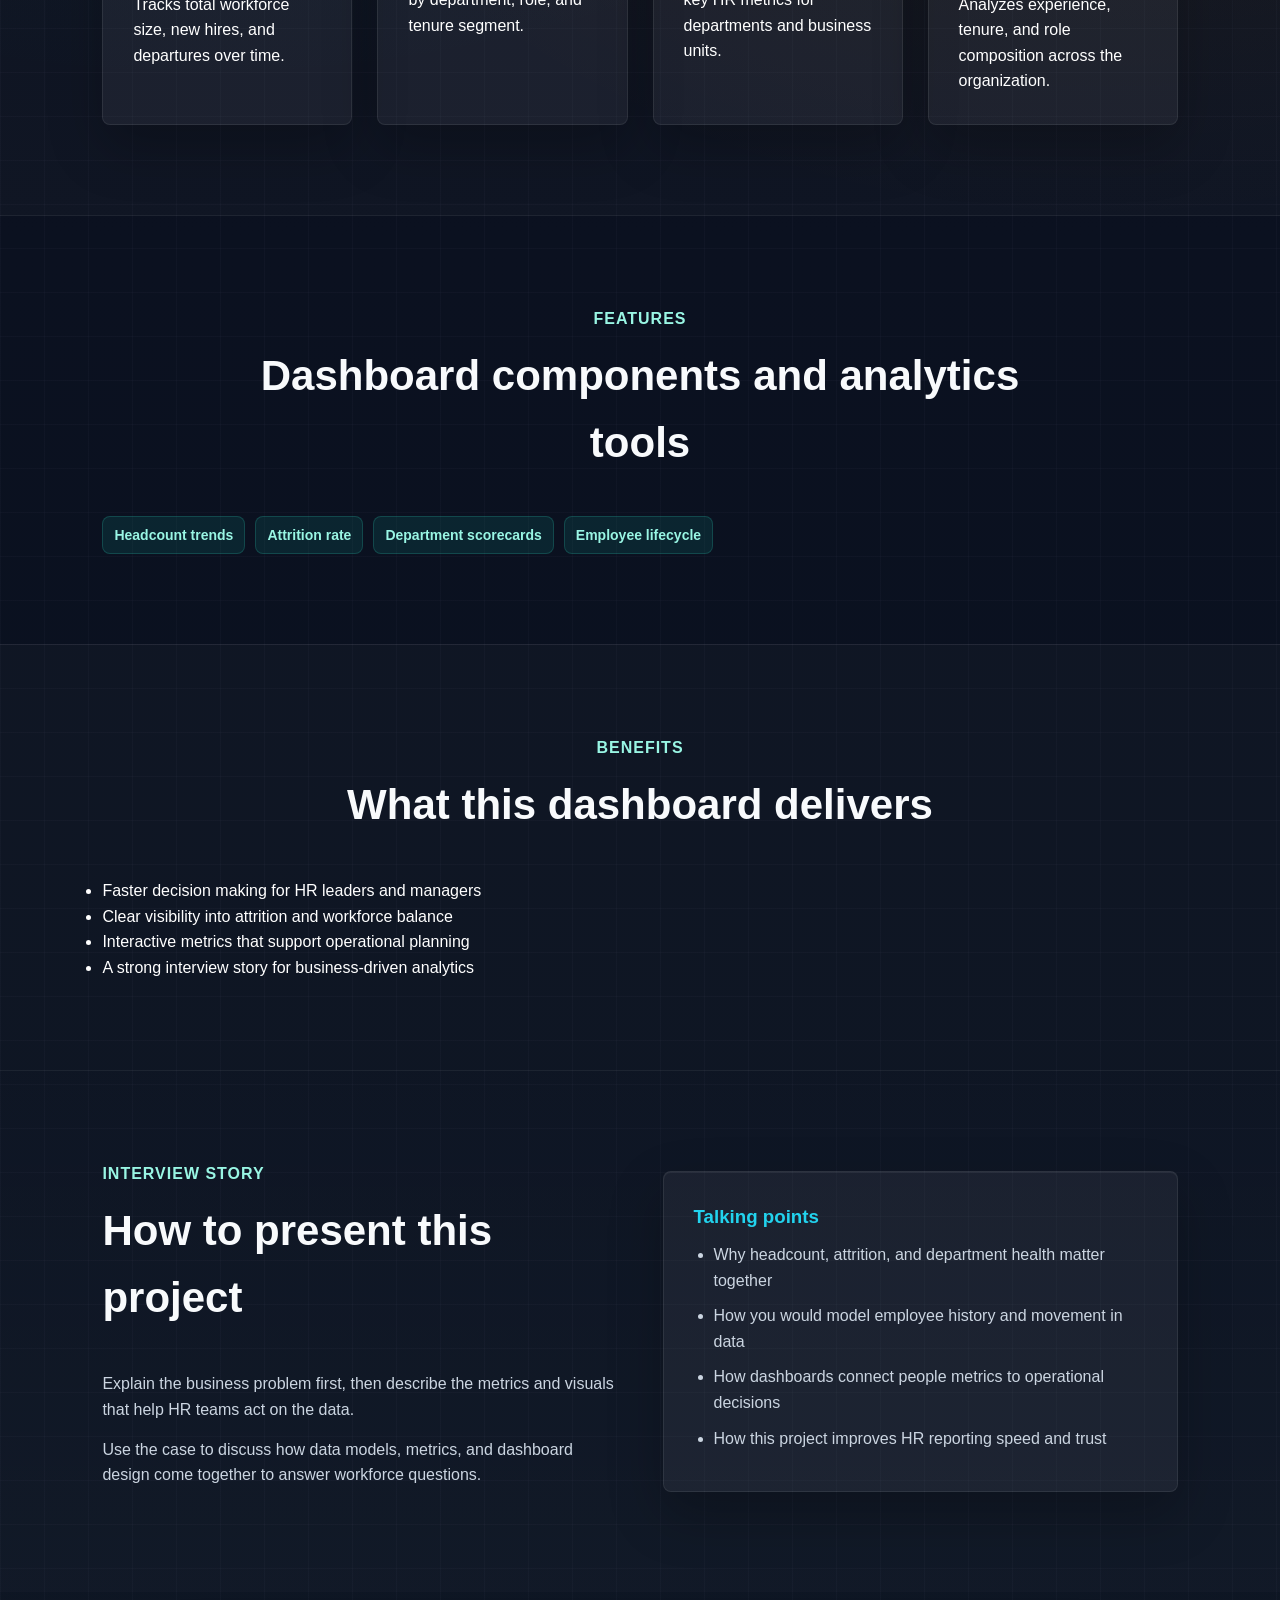
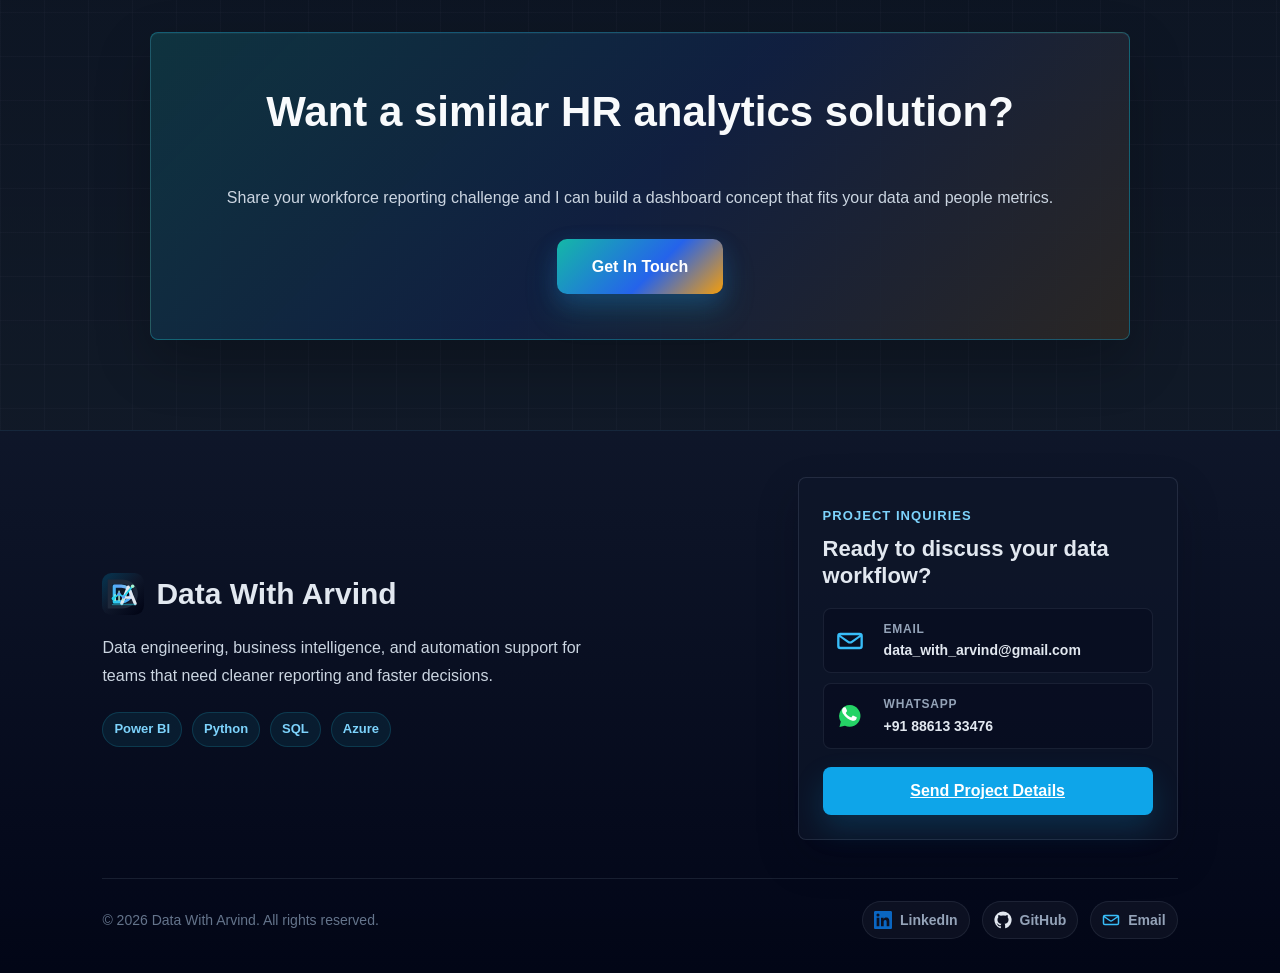
<file: projects/hr-dashboard.html>
<!DOCTYPE html>
<html lang="en">
<head>
<meta charset="UTF-8">
<meta name="viewport" content="width=device-width, initial-scale=1.0">
<meta name="description" content="HR Analytics Dashboard case study showcasing employee analytics, attrition tracking, and workforce reporting.">
<title>HR Analytics Dashboard | Data With Arvind</title>
<link rel="icon" type="image/svg+xml" href="../images/favicon.svg">
<link rel="stylesheet" href="../css/style.css">
</head>

<body>
<nav aria-label="Primary navigation">
<a class="logo" href="../index.html">Data With Arvind</a>
<ul>
<li><a href="../index.html">Home</a></li>
<li><a href="../services.html">Services</a></li>
<li><a href="../portfolio.html">Portfolio</a></li>
<li><a href="index.html">Projects</a></li>
<li><a href="../about.html">About</a></li>
<li><a href="../contact.html">Contact</a></li>
<li><a href="../blog.html">Blog</a></li>
</ul>
</nav>

<main>
<section class="page-header portfolio-header">
<span class="section-kicker">Project</span>
<h1>HR Analytics Dashboard</h1>
<p>A people analytics dashboard that helps HR teams monitor headcount, attrition, and department performance.</p>
</section>
<section class="section project-nav" aria-label="Project navigation">
<ul>
<li><a href="../projects/sales-dashboard.html">Sales Performance Dashboard</a></li>
<li><a href="../projects/python-automation.html">Python Reporting Automation</a></li>
<li><a href="../projects/data-engineering-case-study.html">Retail Data Engineering Pipeline</a></li>
<li><a href="../projects/data-engineering-sample-demo.html">Retail ETL Sample Project</a></li>
</ul>
<a href="../portfolio.html" class="btn-secondary">Back to Portfolio</a>
</section>

<section class="section" aria-labelledby="hr-challenge-title">
<span class="section-kicker">Challenge</span>
<h2 id="hr-challenge-title">Give HR teams fast visibility into workforce trends</h2>
<p>HR leaders need a single view of employee tenure, attrition signals, and department health, without wading through spreadsheets or disconnected reports.</p>
</section>

<section class="section section-alt" aria-labelledby="hr-solution-title">
<span class="section-kicker">Solution</span>
<h2 id="hr-solution-title">A dashboard built for HR operations and leadership</h2>
<div class="grid">
<article class="card">
<h3>Employee headcount</h3>
<p>Tracks total workforce size, new hires, and departures over time.</p>
</article>
<article class="card">
<h3>Attrition insights</h3>
<p>Highlights attrition rates by department, role, and tenure segment.</p>
</article>
<article class="card">
<h3>Team performance</h3>
<p>Shows productivity and key HR metrics for departments and business units.</p>
</article>
<article class="card">
<h3>Workforce demographics</h3>
<p>Analyzes experience, tenure, and role composition across the organization.</p>
</article>
</div>
</section>

<section class="section" aria-labelledby="hr-features-title">
<span class="section-kicker">Features</span>
<h2 id="hr-features-title">Dashboard components and analytics tools</h2>
<div class="project-outcomes">
<span>Headcount trends</span>
<span>Attrition rate</span>
<span>Department scorecards</span>
<span>Employee lifecycle</span>
</div>
</section>

<section class="section section-alt" aria-labelledby="hr-benefits-title">
<span class="section-kicker">Benefits</span>
<h2 id="hr-benefits-title">What this dashboard delivers</h2>
<ul>
<li>Faster decision making for HR leaders and managers</li>
<li>Clear visibility into attrition and workforce balance</li>
<li>Interactive metrics that support operational planning</li>
<li>A strong interview story for business-driven analytics</li>
</ul>
</section>

<section class="section split-section" aria-labelledby="hr-talk-title">
<div>
<span class="section-kicker">Interview Story</span>
<h2 id="hr-talk-title">How to present this project</h2>
<p>Explain the business problem first, then describe the metrics and visuals that help HR teams act on the data.</p>
<p>Use the case to discuss how data models, metrics, and dashboard design come together to answer workforce questions.</p>
</div>
<div class="card highlight-card">
<h3>Talking points</h3>
<ul>
<li>Why headcount, attrition, and department health matter together</li>
<li>How you would model employee history and movement in data</li>
<li>How dashboards connect people metrics to operational decisions</li>
<li>How this project improves HR reporting speed and trust</li>
</ul>
</div>
</section>

<section class="section cta-section" aria-labelledby="hr-next-title">
<div class="cta-panel">
<h2 id="hr-next-title">Want a similar HR analytics solution?</h2>
<p>Share your workforce reporting challenge and I can build a dashboard concept that fits your data and people metrics.</p>
<a href="../contact.html" class="btn-primary">Get In Touch</a>
</div>
</section>
</main>

<footer class="footer">
<div class="footer-shell footer-simple">
<div class="footer-main">
<div class="footer-brand-block">
<a class="footer-brand" href="../index.html">Data With Arvind</a>
<p class="footer-copy">Data engineering, business intelligence, and automation support for teams that need cleaner reporting and faster decisions.</p>
<div class="footer-badges" aria-label="Core specialties">
<span>Power BI</span>
<span>Python</span>
<span>SQL</span>
<span>Azure</span>
</div>
</div>

<div class="footer-contact-panel">
<div>
<span class="footer-eyebrow">Project inquiries</span>
<strong>Ready to discuss your data workflow?</strong>
</div>
<div class="footer-contact-list">
<a href="mailto:data_with_arvind@gmail.com"><img src="../images/icon-email.svg" alt="" aria-hidden="true"><span>Email</span><strong>data_with_arvind@gmail.com</strong></a>
<a href="https://wa.me/918861333476"><img src="../images/icon-whatsapp.svg" alt="" aria-hidden="true"><span>WhatsApp</span><strong>+91 88613 33476</strong></a>
</div>
<a class="footer-cta" href="../contact.html">Send Project Details</a>
</div>
</div>

<div class="footer-bottom">
<p>&copy; 2026 Data With Arvind. All rights reserved.</p>
<div class="footer-social" aria-label="Social links">
<a href="https://www.linkedin.com/in/data-with-arvind/" target="_blank" rel="noopener"><img src="../images/icon-linkedin.svg" alt="" aria-hidden="true">LinkedIn</a>
<a href="https://github.com/data-with-arvind" target="_blank" rel="noopener"><img src="../images/icon-github.svg" alt="" aria-hidden="true">GitHub</a>
<a href="mailto:data_with_arvind@gmail.com"><img src="../images/icon-email.svg" alt="" aria-hidden="true">Email</a>
</div>
</div>
</div>
</footer>

<a href="https://wa.me/918861333476" class="whatsapp-btn" aria-label="Chat on WhatsApp"><img src="../images/icon-whatsapp.svg" alt="" aria-hidden="true"><span>WhatsApp</span></a>

</body>
</html>
</file>
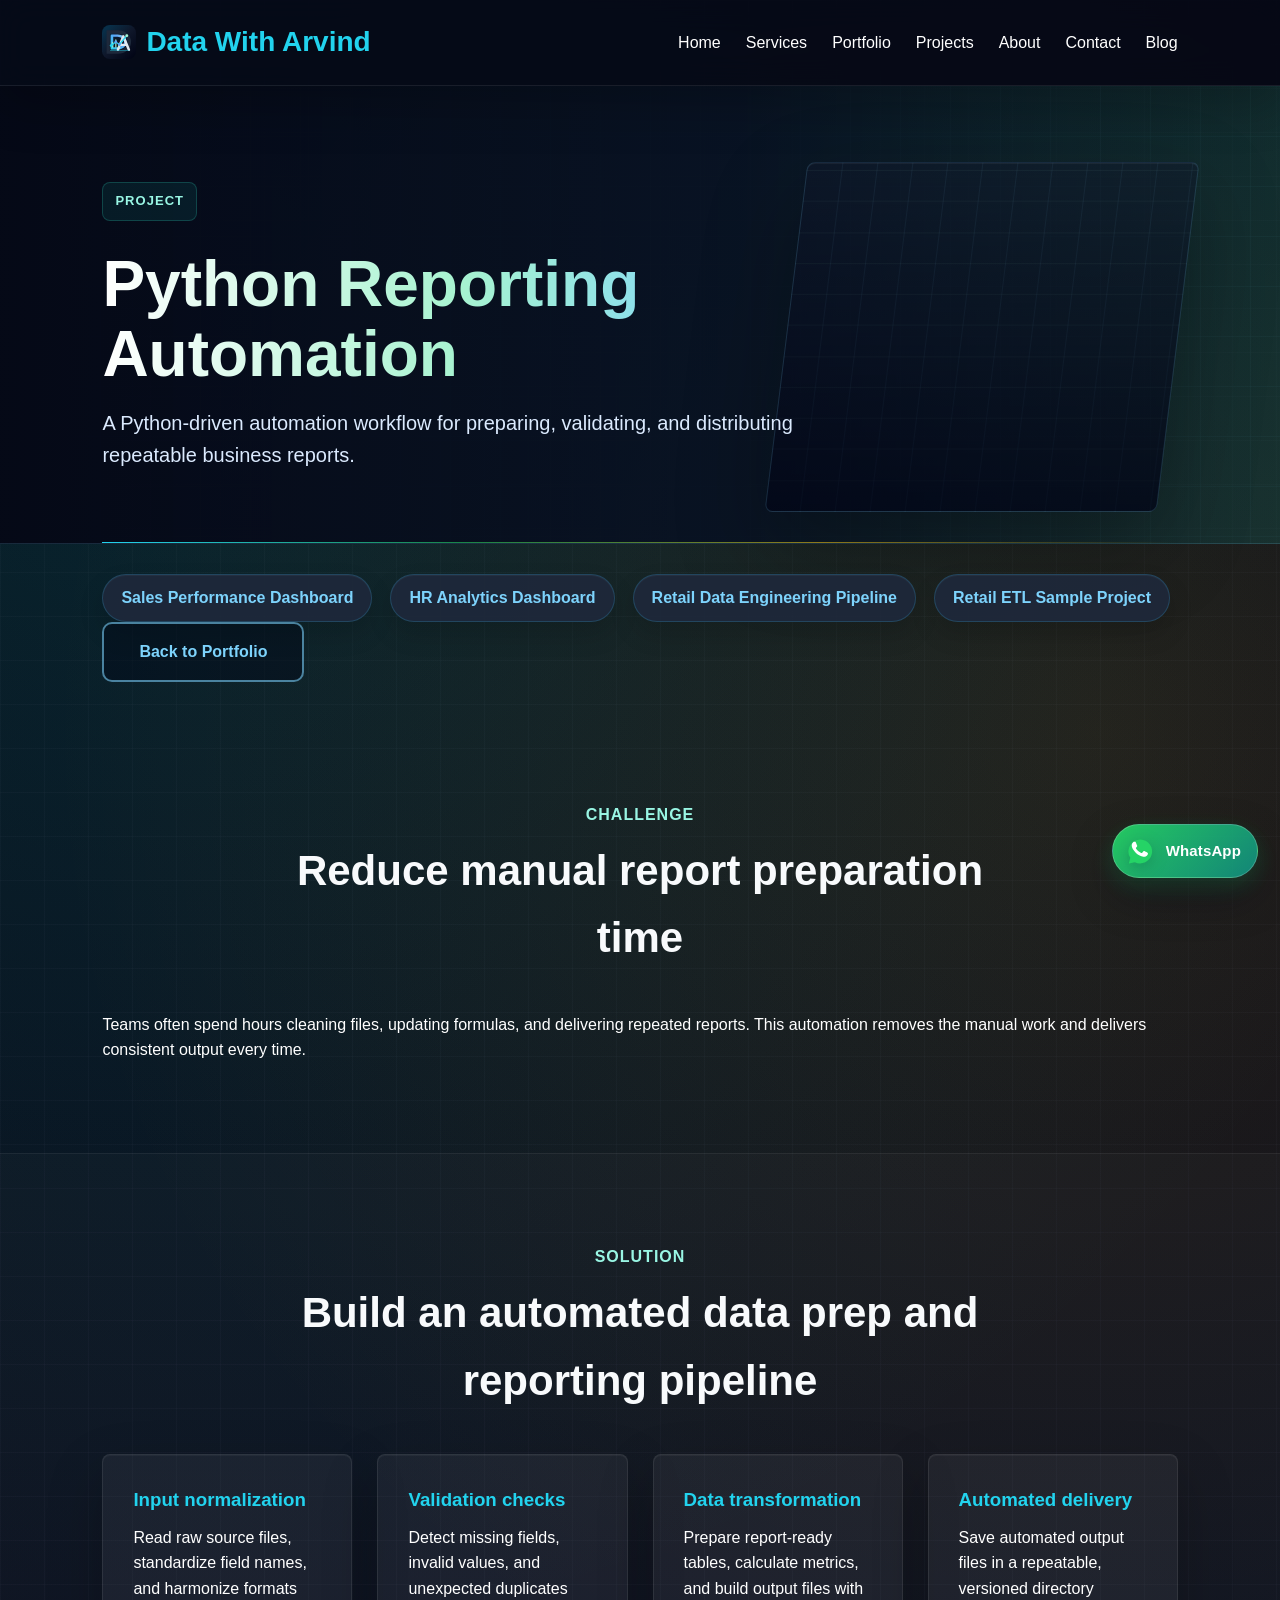
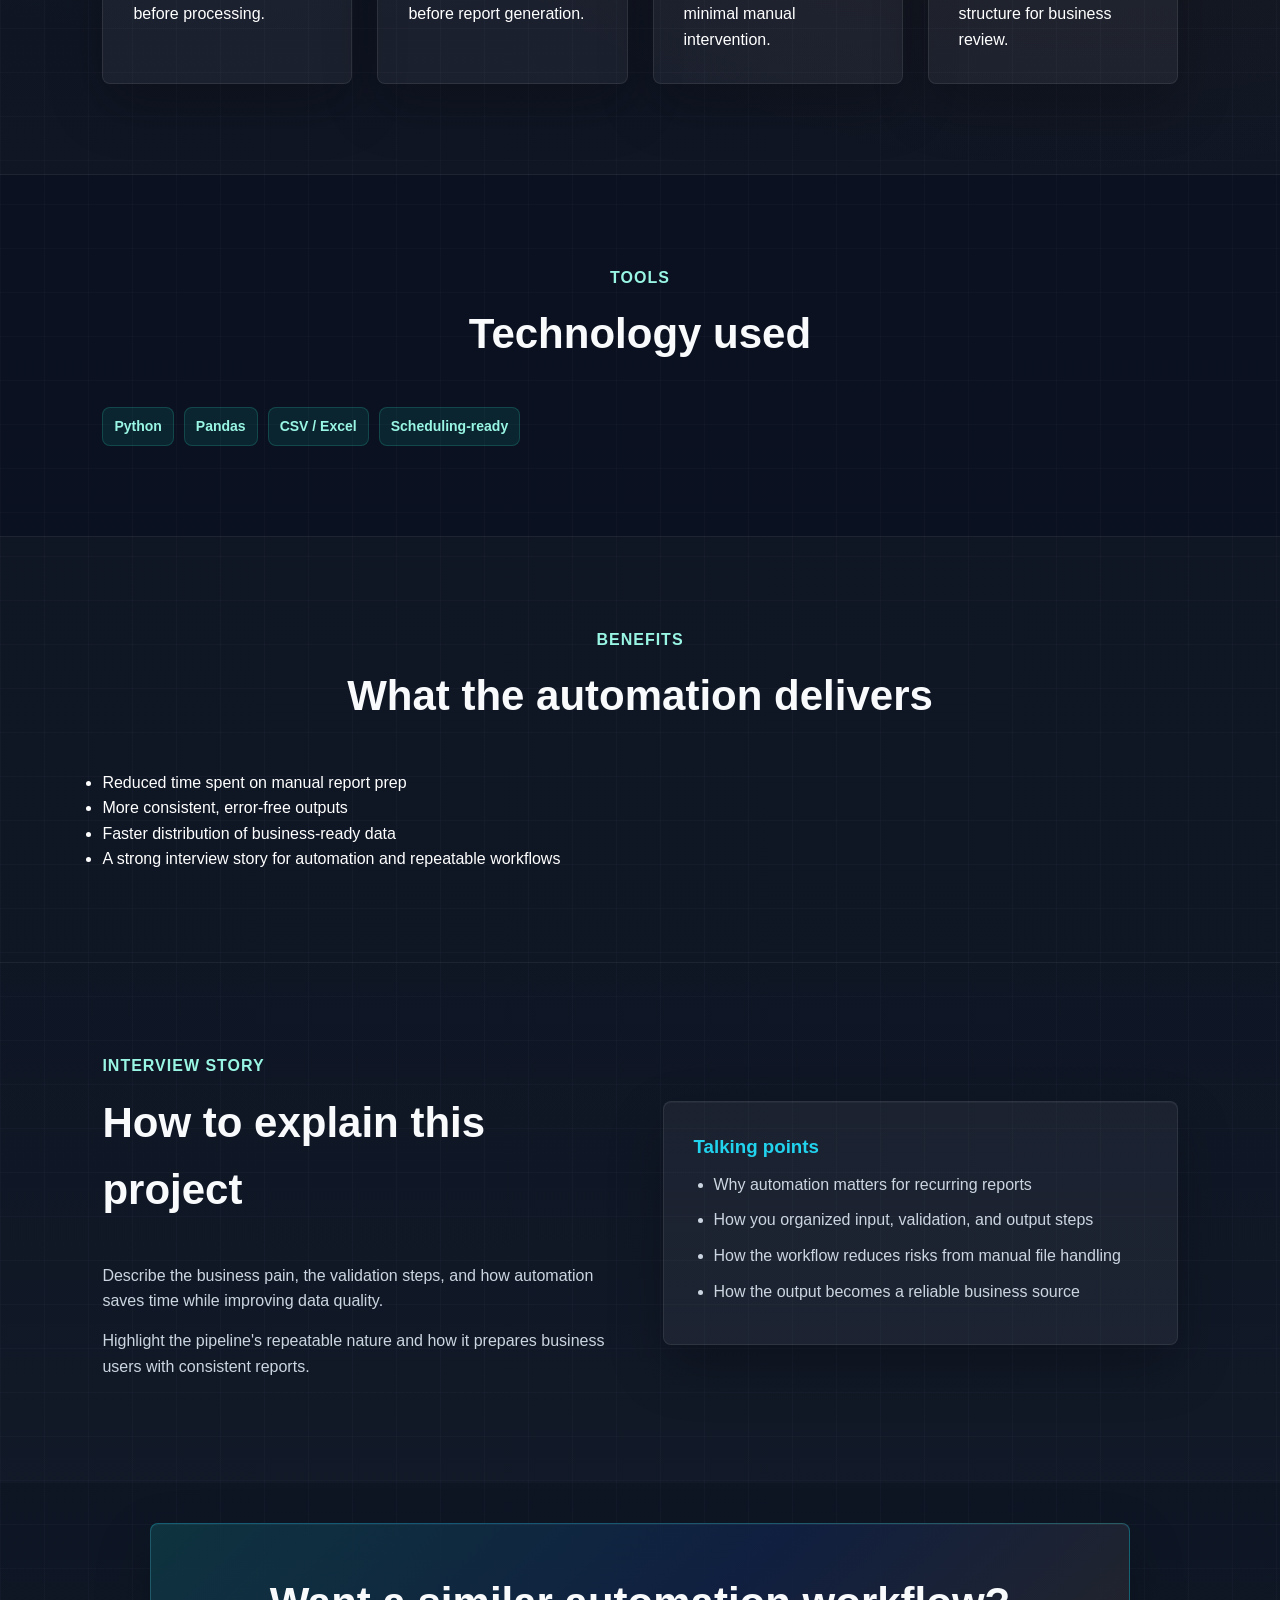
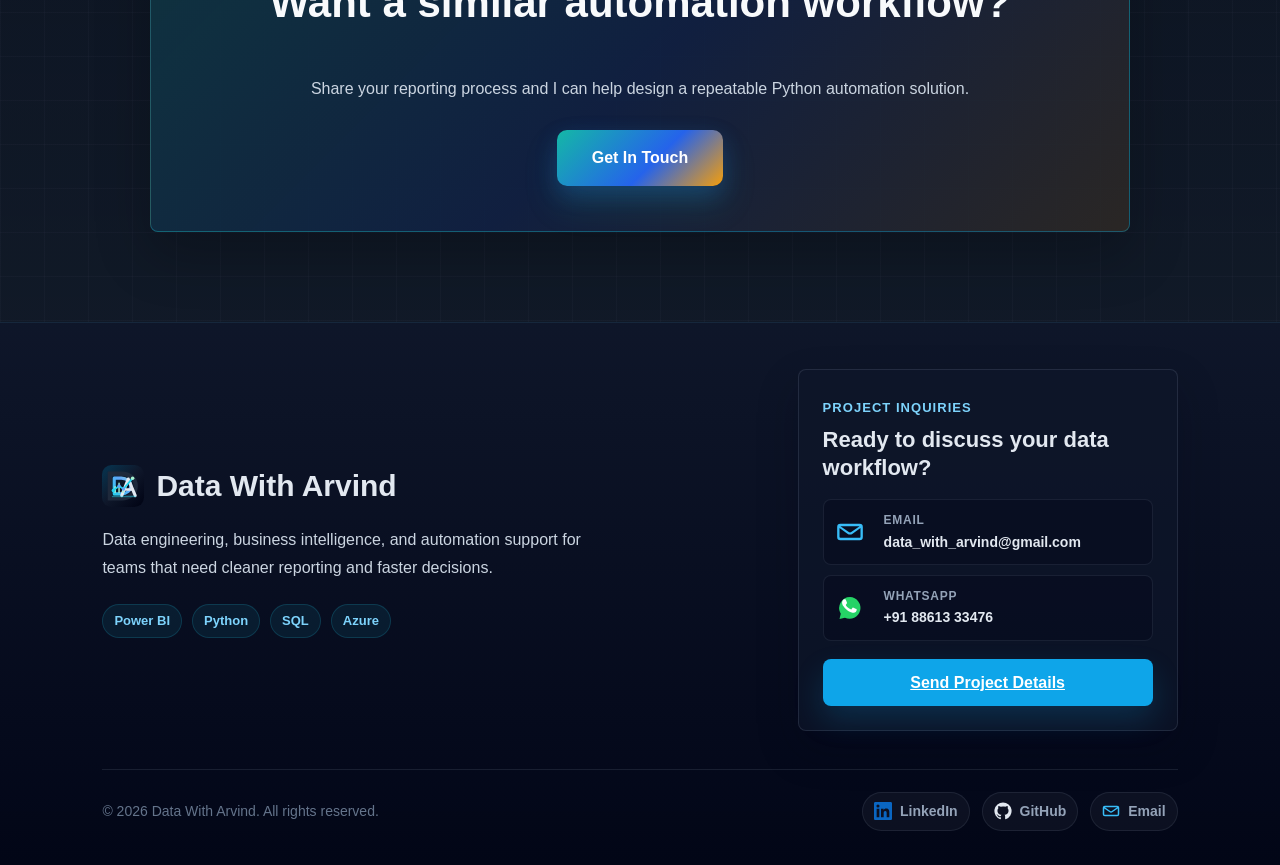
<file: projects/python-automation.html>
<!DOCTYPE html>
<html lang="en">
<head>
<meta charset="UTF-8">
<meta name="viewport" content="width=device-width, initial-scale=1.0">
<meta name="description" content="Python automation project case study focused on data preparation, validation, and repeatable reporting workflows.">
<title>Python Reporting Automation | Data With Arvind</title>
<link rel="icon" type="image/svg+xml" href="../images/favicon.svg">
<link rel="stylesheet" href="../css/style.css">
</head>

<body>
<nav aria-label="Primary navigation">
<a class="logo" href="../index.html">Data With Arvind</a>
<ul>
<li><a href="../index.html">Home</a></li>
<li><a href="../services.html">Services</a></li>
<li><a href="../portfolio.html">Portfolio</a></li>
<li><a href="index.html">Projects</a></li>
<li><a href="../about.html">About</a></li>
<li><a href="../contact.html">Contact</a></li>
<li><a href="../blog.html">Blog</a></li>
</ul>
</nav>

<main>
<section class="page-header portfolio-header">
<span class="section-kicker">Project</span>
<h1>Python Reporting Automation</h1>
<p>A Python-driven automation workflow for preparing, validating, and distributing repeatable business reports.</p>
</section>
<section class="section project-nav" aria-label="Project navigation">
<ul>
<li><a href="../projects/sales-dashboard.html">Sales Performance Dashboard</a></li>
<li><a href="../projects/hr-dashboard.html">HR Analytics Dashboard</a></li>
<li><a href="../projects/data-engineering-case-study.html">Retail Data Engineering Pipeline</a></li>
<li><a href="../projects/data-engineering-sample-demo.html">Retail ETL Sample Project</a></li>
</ul>
<a href="../portfolio.html" class="btn-secondary">Back to Portfolio</a>
</section>

<section class="section" aria-labelledby="python-challenge-title">
<span class="section-kicker">Challenge</span>
<h2 id="python-challenge-title">Reduce manual report preparation time</h2>
<p>Teams often spend hours cleaning files, updating formulas, and delivering repeated reports. This automation removes the manual work and delivers consistent output every time.</p>
</section>

<section class="section section-alt" aria-labelledby="python-solution-title">
<span class="section-kicker">Solution</span>
<h2 id="python-solution-title">Build an automated data prep and reporting pipeline</h2>
<div class="grid">
<article class="card">
<h3>Input normalization</h3>
<p>Read raw source files, standardize field names, and harmonize formats before processing.</p>
</article>
<article class="card">
<h3>Validation checks</h3>
<p>Detect missing fields, invalid values, and unexpected duplicates before report generation.</p>
</article>
<article class="card">
<h3>Data transformation</h3>
<p>Prepare report-ready tables, calculate metrics, and build output files with minimal manual intervention.</p>
</article>
<article class="card">
<h3>Automated delivery</h3>
<p>Save automated output files in a repeatable, versioned directory structure for business review.</p>
</article>
</div>
</section>

<section class="section" aria-labelledby="python-tools-title">
<span class="section-kicker">Tools</span>
<h2 id="python-tools-title">Technology used</h2>
<div class="project-outcomes">
<span>Python</span>
<span>Pandas</span>
<span>CSV / Excel</span>
<span>Scheduling-ready</span>
</div>
</section>

<section class="section section-alt" aria-labelledby="python-benefits-title">
<span class="section-kicker">Benefits</span>
<h2 id="python-benefits-title">What the automation delivers</h2>
<ul>
<li>Reduced time spent on manual report prep</li>
<li>More consistent, error-free outputs</li>
<li>Faster distribution of business-ready data</li>
<li>A strong interview story for automation and repeatable workflows</li>
</ul>
</section>

<section class="section split-section" aria-labelledby="python-talk-title">
<div>
<span class="section-kicker">Interview Story</span>
<h2 id="python-talk-title">How to explain this project</h2>
<p>Describe the business pain, the validation steps, and how automation saves time while improving data quality.</p>
<p>Highlight the pipeline's repeatable nature and how it prepares business users with consistent reports.</p>
</div>
<div class="card highlight-card">
<h3>Talking points</h3>
<ul>
<li>Why automation matters for recurring reports</li>
<li>How you organized input, validation, and output steps</li>
<li>How the workflow reduces risks from manual file handling</li>
<li>How the output becomes a reliable business source</li>
</ul>
</div>
</section>

<section class="section cta-section" aria-labelledby="python-next-title">
<div class="cta-panel">
<h2 id="python-next-title">Want a similar automation workflow?</h2>
<p>Share your reporting process and I can help design a repeatable Python automation solution.</p>
<a href="../contact.html" class="btn-primary">Get In Touch</a>
</div>
</section>
</main>

<footer class="footer">
<div class="footer-shell footer-simple">
<div class="footer-main">
<div class="footer-brand-block">
<a class="footer-brand" href="../index.html">Data With Arvind</a>
<p class="footer-copy">Data engineering, business intelligence, and automation support for teams that need cleaner reporting and faster decisions.</p>
<div class="footer-badges" aria-label="Core specialties">
<span>Power BI</span>
<span>Python</span>
<span>SQL</span>
<span>Azure</span>
</div>
</div>

<div class="footer-contact-panel">
<div>
<span class="footer-eyebrow">Project inquiries</span>
<strong>Ready to discuss your data workflow?</strong>
</div>
<div class="footer-contact-list">
<a href="mailto:data_with_arvind@gmail.com"><img src="../images/icon-email.svg" alt="" aria-hidden="true"><span>Email</span><strong>data_with_arvind@gmail.com</strong></a>
<a href="https://wa.me/918861333476"><img src="../images/icon-whatsapp.svg" alt="" aria-hidden="true"><span>WhatsApp</span><strong>+91 88613 33476</strong></a>
</div>
<a class="footer-cta" href="../contact.html">Send Project Details</a>
</div>
</div>

<div class="footer-bottom">
<p>&copy; 2026 Data With Arvind. All rights reserved.</p>
<div class="footer-social" aria-label="Social links">
<a href="https://www.linkedin.com/in/data-with-arvind/" target="_blank" rel="noopener"><img src="../images/icon-linkedin.svg" alt="" aria-hidden="true">LinkedIn</a>
<a href="https://github.com/data-with-arvind" target="_blank" rel="noopener"><img src="../images/icon-github.svg" alt="" aria-hidden="true">GitHub</a>
<a href="mailto:data_with_arvind@gmail.com"><img src="../images/icon-email.svg" alt="" aria-hidden="true">Email</a>
</div>
</div>
</div>
</footer>

<a href="https://wa.me/918861333476" class="whatsapp-btn" aria-label="Chat on WhatsApp"><img src="../images/icon-whatsapp.svg" alt="" aria-hidden="true"><span>WhatsApp</span></a>

</body>
</html>
</file>
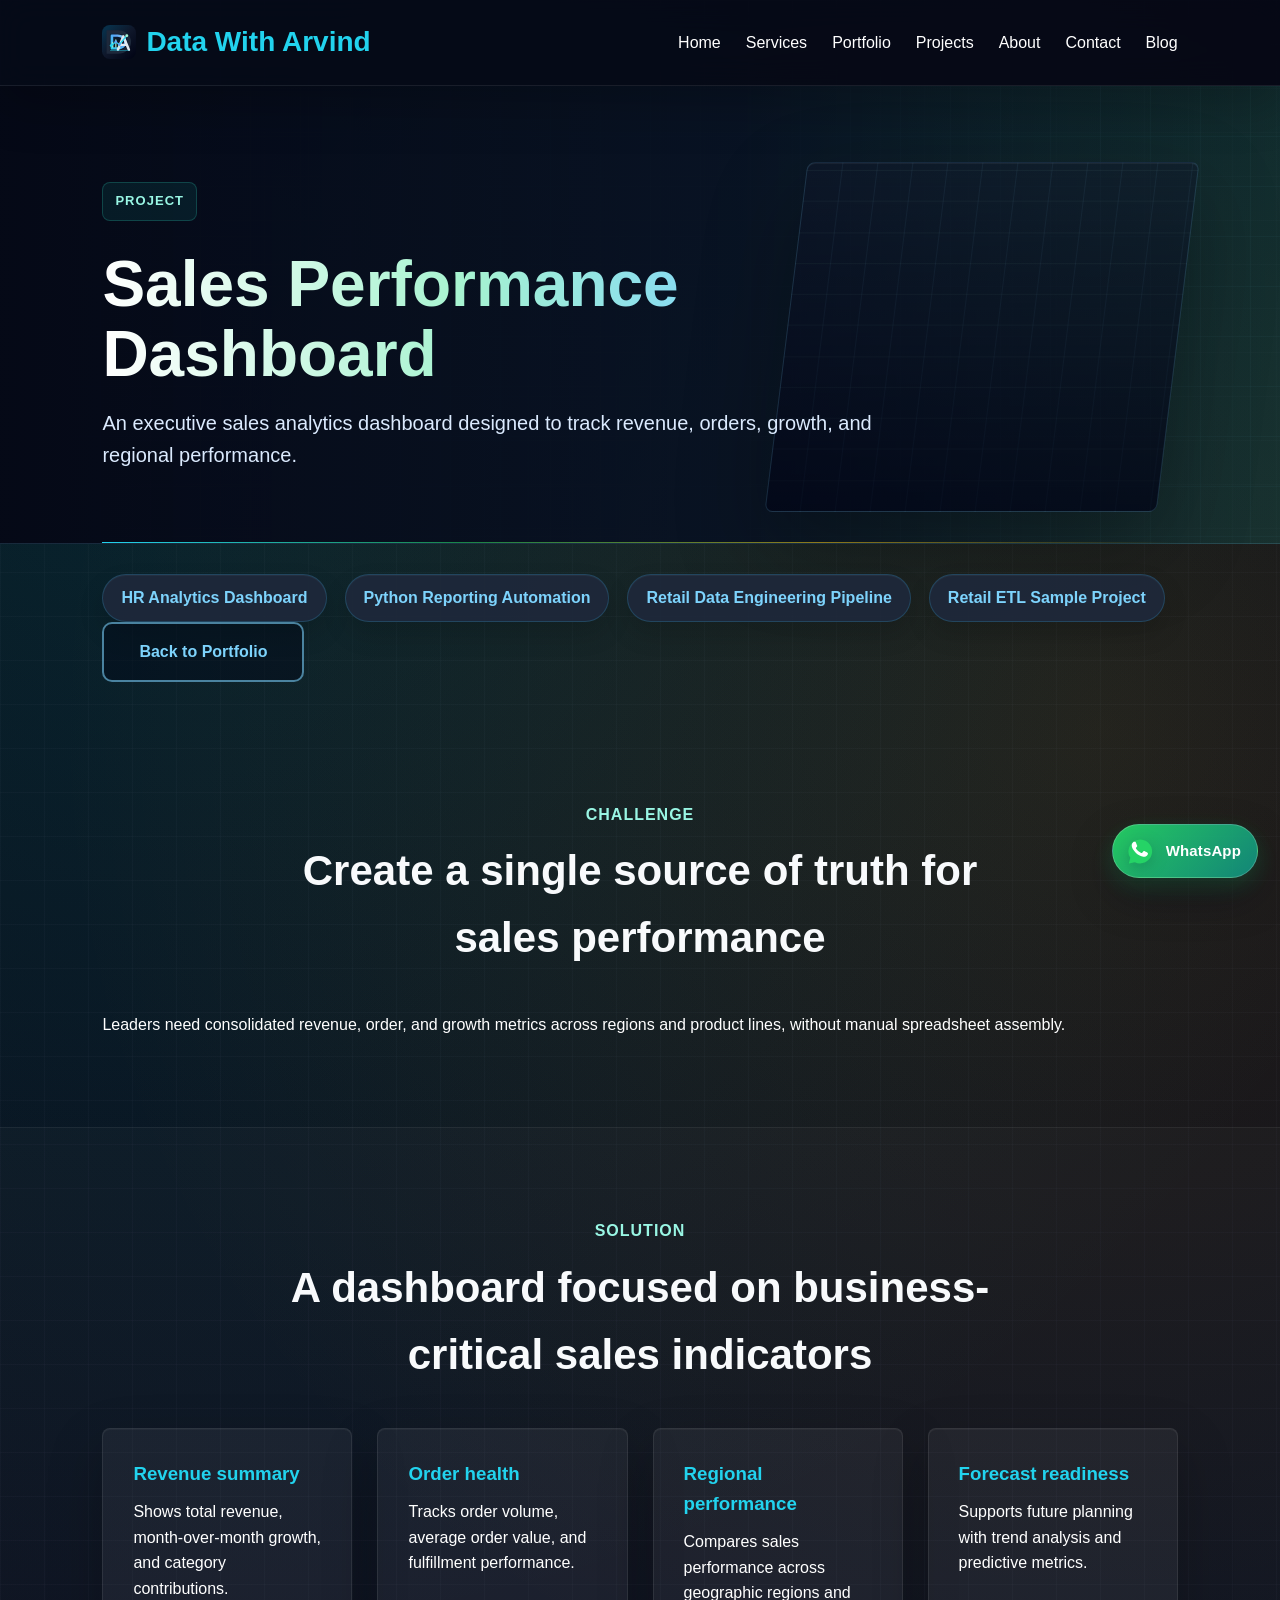
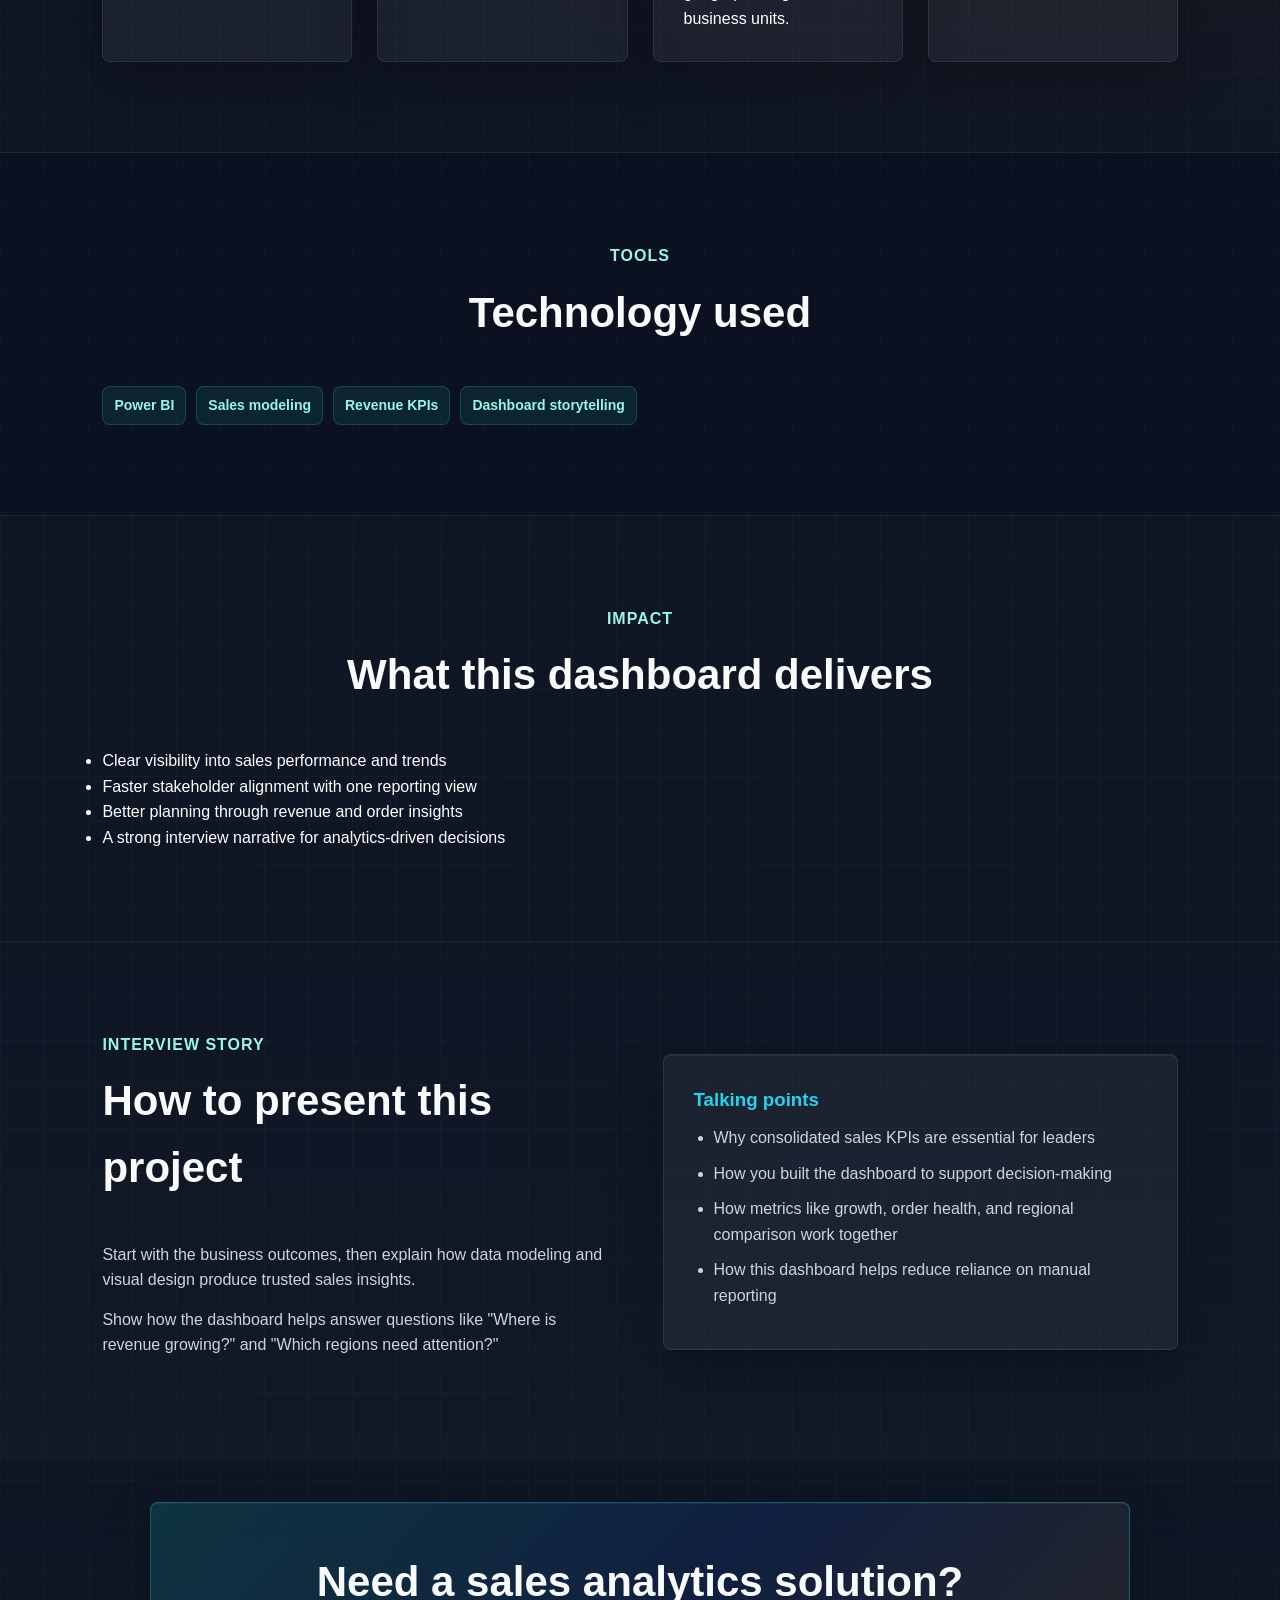
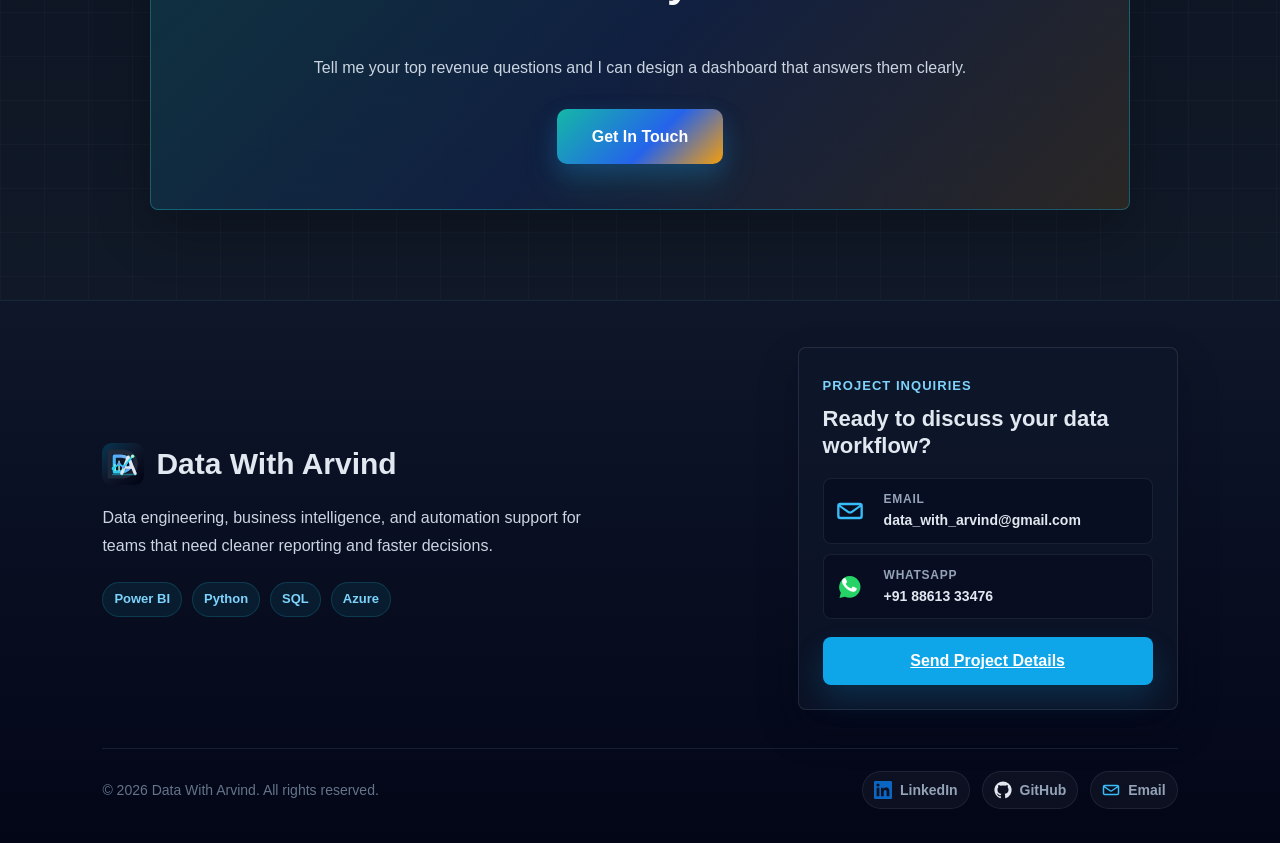
<file: projects/sales-dashboard.html>
<!DOCTYPE html>
<html lang="en">
<head>
<meta charset="UTF-8">
<meta name="viewport" content="width=device-width, initial-scale=1.0">
<meta name="description" content="Sales dashboard project case study showcasing executive sales analytics, revenue KPIs, and trend analysis.">
<title>Sales Performance Dashboard | Data With Arvind</title>
<link rel="icon" type="image/svg+xml" href="../images/favicon.svg">
<link rel="stylesheet" href="../css/style.css">
</head>

<body>
<nav aria-label="Primary navigation">
<a class="logo" href="../index.html">Data With Arvind</a>
<ul>
<li><a href="../index.html">Home</a></li>
<li><a href="../services.html">Services</a></li>
<li><a href="../portfolio.html">Portfolio</a></li>
<li><a href="index.html">Projects</a></li>
<li><a href="../about.html">About</a></li>
<li><a href="../contact.html">Contact</a></li>
<li><a href="../blog.html">Blog</a></li>
</ul>
</nav>

<main>
<section class="page-header portfolio-header">
<span class="section-kicker">Project</span>
<h1>Sales Performance Dashboard</h1>
<p>An executive sales analytics dashboard designed to track revenue, orders, growth, and regional performance.</p>
</section>
<section class="section project-nav" aria-label="Project navigation">
<ul>
<li><a href="../projects/hr-dashboard.html">HR Analytics Dashboard</a></li>
<li><a href="../projects/python-automation.html">Python Reporting Automation</a></li>
<li><a href="../projects/data-engineering-case-study.html">Retail Data Engineering Pipeline</a></li>
<li><a href="../projects/data-engineering-sample-demo.html">Retail ETL Sample Project</a></li>
</ul>
<a href="../portfolio.html" class="btn-secondary">Back to Portfolio</a>
</section>

<section class="section" aria-labelledby="sales-challenge-title">
<span class="section-kicker">Challenge</span>
<h2 id="sales-challenge-title">Create a single source of truth for sales performance</h2>
<p>Leaders need consolidated revenue, order, and growth metrics across regions and product lines, without manual spreadsheet assembly.</p>
</section>

<section class="section section-alt" aria-labelledby="sales-solution-title">
<span class="section-kicker">Solution</span>
<h2 id="sales-solution-title">A dashboard focused on business-critical sales indicators</h2>
<div class="grid">
<article class="card">
<h3>Revenue summary</h3>
<p>Shows total revenue, month-over-month growth, and category contributions.</p>
</article>
<article class="card">
<h3>Order health</h3>
<p>Tracks order volume, average order value, and fulfillment performance.</p>
</article>
<article class="card">
<h3>Regional performance</h3>
<p>Compares sales performance across geographic regions and business units.</p>
</article>
<article class="card">
<h3>Forecast readiness</h3>
<p>Supports future planning with trend analysis and predictive metrics.</p>
</article>
</div>
</section>

<section class="section" aria-labelledby="sales-tools-title">
<span class="section-kicker">Tools</span>
<h2 id="sales-tools-title">Technology used</h2>
<div class="project-outcomes">
<span>Power BI</span>
<span>Sales modeling</span>
<span>Revenue KPIs</span>
<span>Dashboard storytelling</span>
</div>
</section>

<section class="section section-alt" aria-labelledby="sales-benefits-title">
<span class="section-kicker">Impact</span>
<h2 id="sales-benefits-title">What this dashboard delivers</h2>
<ul>
<li>Clear visibility into sales performance and trends</li>
<li>Faster stakeholder alignment with one reporting view</li>
<li>Better planning through revenue and order insights</li>
<li>A strong interview narrative for analytics-driven decisions</li>
</ul>
</section>

<section class="section split-section" aria-labelledby="sales-talk-title">
<div>
<span class="section-kicker">Interview Story</span>
<h2 id="sales-talk-title">How to present this project</h2>
<p>Start with the business outcomes, then explain how data modeling and visual design produce trusted sales insights.</p>
<p>Show how the dashboard helps answer questions like "Where is revenue growing?" and "Which regions need attention?"</p>
</div>
<div class="card highlight-card">
<h3>Talking points</h3>
<ul>
<li>Why consolidated sales KPIs are essential for leaders</li>
<li>How you built the dashboard to support decision-making</li>
<li>How metrics like growth, order health, and regional comparison work together</li>
<li>How this dashboard helps reduce reliance on manual reporting</li>
</ul>
</div>
</section>

<section class="section cta-section" aria-labelledby="sales-next-title">
<div class="cta-panel">
<h2 id="sales-next-title">Need a sales analytics solution?</h2>
<p>Tell me your top revenue questions and I can design a dashboard that answers them clearly.</p>
<a href="../contact.html" class="btn-primary">Get In Touch</a>
</div>
</section>
</main>

<footer class="footer">
<div class="footer-shell footer-simple">
<div class="footer-main">
<div class="footer-brand-block">
<a class="footer-brand" href="../index.html">Data With Arvind</a>
<p class="footer-copy">Data engineering, business intelligence, and automation support for teams that need cleaner reporting and faster decisions.</p>
<div class="footer-badges" aria-label="Core specialties">
<span>Power BI</span>
<span>Python</span>
<span>SQL</span>
<span>Azure</span>
</div>
</div>

<div class="footer-contact-panel">
<div>
<span class="footer-eyebrow">Project inquiries</span>
<strong>Ready to discuss your data workflow?</strong>
</div>
<div class="footer-contact-list">
<a href="mailto:data_with_arvind@gmail.com"><img src="../images/icon-email.svg" alt="" aria-hidden="true"><span>Email</span><strong>data_with_arvind@gmail.com</strong></a>
<a href="https://wa.me/918861333476"><img src="../images/icon-whatsapp.svg" alt="" aria-hidden="true"><span>WhatsApp</span><strong>+91 88613 33476</strong></a>
</div>
<a class="footer-cta" href="../contact.html">Send Project Details</a>
</div>
</div>

<div class="footer-bottom">
<p>&copy; 2026 Data With Arvind. All rights reserved.</p>
<div class="footer-social" aria-label="Social links">
<a href="https://www.linkedin.com/in/data-with-arvind/" target="_blank" rel="noopener"><img src="../images/icon-linkedin.svg" alt="" aria-hidden="true">LinkedIn</a>
<a href="https://github.com/data-with-arvind" target="_blank" rel="noopener"><img src="../images/icon-github.svg" alt="" aria-hidden="true">GitHub</a>
<a href="mailto:data_with_arvind@gmail.com"><img src="../images/icon-email.svg" alt="" aria-hidden="true">Email</a>
</div>
</div>
</div>
</footer>

<a href="https://wa.me/918861333476" class="whatsapp-btn" aria-label="Chat on WhatsApp"><img src="../images/icon-whatsapp.svg" alt="" aria-hidden="true"><span>WhatsApp</span></a>

</body>
</html>
</file>
<file: css/style.css>
/* RESET */
*{
    margin:0;
    padding:0;
    box-sizing:border-box;
    font-family:'Segoe UI',sans-serif;
}

/* BODY */
body{
    background:#0f172a;
    color:#ffffff;
    line-height:1.6;

    background-image:
    linear-gradient(rgba(255,255,255,.03) 1px, transparent 1px),
    linear-gradient(90deg, rgba(255,255,255,.03) 1px, transparent 1px);

    background-size:40px 40px;
}

/* NAVBAR */
nav{
    display:flex;
    justify-content:space-between;
    align-items:center;

    padding:20px 8%;

    position:sticky;
    top:0;
    z-index:1000;

    background:rgba(2,6,23,.95);
    backdrop-filter:blur(15px);

    border-bottom:1px solid rgba(255,255,255,.08);
}

.logo{
    display:inline-flex;
    align-items:center;
    gap:10px;
    font-size:28px;
    font-weight:700;
    color:#22d3ee;
    text-decoration:none;
}

.logo:before{
    content:"";
    width:34px;
    height:34px;
    flex:0 0 auto;
    background:url("../images/logo-mark.svg") center/contain no-repeat;
}

nav ul{
    display:flex;
    gap:25px;
    list-style:none;
}

nav a{
    text-decoration:none;
    color:white;
    transition:.3s;
}

nav a:hover{
    color:#22d3ee;
}

nav a[aria-current="page"]{
    color:#22d3ee;
}

/* HERO */
.hero{
    min-height:90vh;

    display:flex;
    align-items:center;
    justify-content:space-between;

    gap:50px;

    padding:80px 8%;
}

.hero-left,
.hero-right{
    flex:1;
}

.hero-right{
    display:flex;
    justify-content:center;
    align-items:center;
}

.hero-tag{
    color:#22d3ee;
    font-weight:600;
    letter-spacing:1px;
}

.hero h1{
    font-size:68px;
    line-height:1.1;
    margin:20px 0;

    background:linear-gradient(
    90deg,
    #22d3ee,
    #60a5fa
    );

    -webkit-background-clip:text;
    -webkit-text-fill-color:transparent;
}

.hero p{
    color:#cbd5e1;
    font-size:20px;
    max-width:650px;
}

/* BUTTONS */
.hero-buttons{
    display:flex;
    gap:15px;
    margin-top:30px;
}

.hero-benefits{
    list-style:none;
    margin:28px 0 0;
    padding:0;
    display:grid;
    gap:12px;
}

.hero-benefits li{
    color:#cbd5e1;
    padding-left:22px;
    position:relative;
}

.hero-benefits li:before{
    content:'+';
    position:absolute;
    left:0;
    top:0;
    color:#22d3ee;
}

.btn-primary{
    display:inline-block;

    padding:15px 35px;

    border-radius:10px;

    text-decoration:none;
    font-weight:700;

    background:linear-gradient(
    135deg,
    #22d3ee,
    #2563eb
    );

    color:white;

    transition:.3s;

    box-shadow:
    0 10px 25px rgba(34,211,238,.3);
}

.btn-primary:hover{
    transform:translateY(-4px);
}

.btn-secondary{
    display:inline-block;

    padding:15px 35px;

    border-radius:10px;

    text-decoration:none;
    font-weight:700;

    border:2px solid #22d3ee;

    color:#22d3ee;

    transition:.3s;
}

.btn-secondary:hover{
    background:#22d3ee;
    color:black;
}

/* TRUST BADGES */
.trust-badges{
    display:flex;
    gap:15px;
    flex-wrap:wrap;

    margin-top:25px;

    color:#94a3b8;
}

/* SECTION */
.section{
    padding:90px 8%;
    position:relative;
}

.project-nav{
    padding:30px 8%;
}

.project-nav ul{
    display:flex;
    flex-wrap:wrap;
    gap:18px;
    list-style:none;
}

.project-nav li{
    background:rgba(30,41,59,.9);
    border:1px solid rgba(56,189,248,.2);
    border-radius:999px;
    padding:10px 18px;
}

.project-nav a{
    color:#7dd3fc;
    text-decoration:none;
    font-weight:600;
}

.project-nav a:hover{
    color:#ffffff;
}

.section.section-alt{
    background:rgba(255,255,255,.02);
    border-top:1px solid rgba(255,255,255,.06);
    border-bottom:1px solid rgba(255,255,255,.06);
}

.section h2{
    text-align:center;
    margin-bottom:40px;
    font-size:42px;
    max-width:760px;
    margin-left:auto;
    margin-right:auto;
}

/* GRID */
.grid{
    display:grid;

    grid-template-columns:
    repeat(auto-fit,minmax(250px,1fr));

    gap:25px;
}

.analytics-grid{
    display:grid;
    grid-template-columns:repeat(auto-fit,minmax(260px,1fr));
    gap:25px;
    margin-top:40px;
}

.analysis-card{
    background:rgba(15,23,42,.92);
    border:1px solid rgba(34,211,238,.12);
    padding:28px;
}

.analysis-card h3{
    color:#60a5fa;
    margin-bottom:16px;
}

.analysis-card p{
    color:#cbd5e1;
    margin-bottom:22px;
}

.analysis-metrics{
    display:grid;
    grid-template-columns:1fr 1fr;
    gap:18px;
}

.analysis-metrics div{
    background:rgba(255,255,255,.05);
    padding:18px;
    border-radius:16px;
    border:1px solid rgba(255,255,255,.08);
}

.analysis-metrics strong{
    display:block;
    font-size:28px;
    color:#22d3ee;
    margin-bottom:8px;
}

.analysis-metrics span{
    color:#94a3b8;
}

.analysis-highlights{
    display:grid;
    grid-template-columns:1.1fr .9fr;
    gap:25px;
    margin-top:35px;
}

.analysis-chart-card,
.analysis-table-card,
.analysis-summary,
.forecast-paid-card{
    padding:30px;
    background:rgba(15,23,42,.92);
    border:1px solid rgba(34,211,238,.12);
}

.analysis-summary,
.forecast-paid-card{
    grid-column:1 / -1;
}

.ai-solutions{
    padding-top:30px;
    padding-bottom:30px;
}

.ai-grid{
    display:grid;
    grid-template-columns:repeat(auto-fit,minmax(260px,1fr));
    gap:24px;
    margin-top:30px;
}

.ai-card{
    background:linear-gradient(180deg, rgba(30,64,175,.95), rgba(15,23,42,.95));
    border:1px solid rgba(34,211,238,.18);
    padding:28px;
    border-radius:24px;
    box-shadow:0 20px 40px rgba(15,23,42,.3);
}

.ai-card h3{
    color:#7dd3fc;
    margin-bottom:18px;
}

.ai-card p{
    color:#cbd5e1;
    line-height:1.8;
}

.analysis-chart-card h3,
.analysis-table-card h3,
.analysis-summary h3,
.forecast-paid-card h3{
    color:#60a5fa;
    margin-bottom:18px;
}

.analysis-panel-heading{
    display:flex;
    align-items:flex-start;
    justify-content:space-between;
    gap:18px;
    margin-bottom:18px;
}

.analysis-panel-heading span{
    display:block;
    color:#94a3b8;
    font-size:13px;
    font-weight:700;
    letter-spacing:.08em;
    text-transform:uppercase;
}

.analysis-panel-heading h3{
    margin:4px 0 0;
}

.analysis-panel-heading strong{
    flex:0 0 auto;
    color:#22d3ee;
    font-size:28px;
}

.mini-chart{
    display:flex;
    align-items:flex-end;
    gap:14px;
    height:160px;
    padding:20px 0 0;
}

.mini-bar{
    flex:1;
    border-radius:12px 12px 0 0;
    background:linear-gradient(180deg,#22d3ee,#4f46e5);
}

.mini-bar-one{height:42%;}
.mini-bar-two{height:68%;}
.mini-bar-three{height:52%;}
.mini-bar-four{height:86%;}
.mini-bar-five{height:74%;}

.advanced-chart{
    min-height:220px;
    display:flex;
    flex-direction:column;
    justify-content:flex-end;
    gap:14px;
}

.chart-track{
    display:grid;
    grid-template-columns:52px repeat(6,1fr);
    align-items:end;
    gap:14px;
    min-height:178px;
}

.chart-track span{
    align-self:start;
    color:#94a3b8;
    font-size:13px;
}

.chart-track div{
    position:relative;
    min-width:0;
    height:178px;
    display:flex;
    align-items:flex-end;
    border-bottom:1px solid rgba(148,163,184,.28);
}

.chart-track b{
    width:100%;
    display:block;
    border-radius:8px 8px 0 0;
    background:linear-gradient(180deg,#22d3ee,#2563eb);
    box-shadow:0 12px 28px rgba(34,211,238,.16);
}

.target-line{
    position:absolute;
    left:0;
    right:0;
    bottom:68%;
    border-top:2px dashed rgba(248,113,113,.72);
}

.chart-labels{
    display:grid;
    grid-template-columns:52px repeat(6,1fr);
    gap:14px;
    color:#94a3b8;
    font-size:13px;
    text-align:center;
}

.chart-labels span:first-child{
    grid-column:2;
}

.analysis-table-wrap{
    overflow-x:auto;
}

.analysis-preview-table{
    width:100%;
    min-width:520px;
    border-collapse:collapse;
    table-layout:fixed;
}

.analysis-preview-table th,
.analysis-preview-table td{
    padding:14px 16px;
    border-bottom:1px solid rgba(148,163,184,.16);
    text-align:left;
    color:#cbd5e1;
    overflow-wrap:anywhere;
}

.analysis-preview-table th{
    color:#7dd3fc;
    background:rgba(14,165,233,.08);
    font-size:13px;
    text-transform:uppercase;
    letter-spacing:.06em;
}

.analysis-preview-table td:nth-child(2),
.analysis-preview-table td:nth-child(3){
    font-weight:700;
    color:#ffffff;
}

.analysis-preview-table td:last-child{
    color:#22d3ee;
    font-weight:700;
}

.analysis-summary p,
.analysis-summary li{
    color:#cbd5e1;
}

.analysis-summary ul{
    margin:18px 0 0;
    padding-left:20px;
}

.analysis-summary li{
    margin-bottom:12px;
}

.forecast-paid-card{
    display:grid;
    grid-template-columns:1.1fr .9fr auto;
    align-items:center;
    gap:24px;
    background:
    linear-gradient(135deg,rgba(14,165,233,.12),rgba(22,163,74,.09)),
    rgba(15,23,42,.94);
}

.forecast-paid-card p{
    color:#cbd5e1;
}

.paid-label{
    display:inline-flex;
    margin-bottom:10px;
    color:#86efac;
    font-size:13px;
    font-weight:800;
    letter-spacing:.08em;
    text-transform:uppercase;
}

.forecast-feature-grid{
    display:grid;
    grid-template-columns:repeat(3,minmax(0,1fr));
    gap:12px;
}

.forecast-feature-grid div{
    min-height:92px;
    padding:16px;
    border-radius:8px;
    background:rgba(255,255,255,.06);
    border:1px solid rgba(255,255,255,.08);
}

.forecast-feature-grid strong,
.forecast-feature-grid span{
    display:block;
}

.forecast-feature-grid strong{
    color:#22d3ee;
    font-size:22px;
    margin-bottom:6px;
}

.forecast-feature-grid span{
    color:#94a3b8;
    font-size:14px;
}

.analyzer-teaser-section{
    padding-top:60px;
}

.analyzer-teaser{
    display:flex;
    align-items:center;
    justify-content:space-between;
    gap:28px;
    padding:30px;
    border-radius:8px;
    background:linear-gradient(135deg,rgba(34,211,238,.12),rgba(15,23,42,.92));
    border:1px solid rgba(34,211,238,.18);
}

.analyzer-teaser h2{
    margin-bottom:12px;
}

.analyzer-teaser p{
    color:#cbd5e1;
    max-width:760px;
}

.analyzer-header{
    background:
        linear-gradient(135deg,rgba(8,47,73,.78),rgba(15,23,42,.92)),
        radial-gradient(circle at 85% 20%,rgba(34,211,238,.18),transparent 32%);
}

.analyzer-workspace{
    margin:52px auto;
    padding:28px;
    border-radius:8px;
    background:
        linear-gradient(135deg,rgba(15,23,42,.94),rgba(2,6,23,.92)),
        radial-gradient(circle at top left,rgba(34,211,238,.08),transparent 32%);
    border:1px solid rgba(148,163,184,.16);
    box-shadow:0 24px 70px rgba(2,6,23,.28);
}

.analyzer-command-bar{
    display:flex;
    align-items:flex-end;
    justify-content:space-between;
    gap:28px;
    margin-bottom:20px;
    padding-bottom:22px;
    border-bottom:1px solid rgba(148,163,184,.12);
}

.analysis-loading-overlay{
    position:fixed;
    inset:0;
    z-index:50;
    display:grid;
    place-items:center;
    padding:24px;
    background:rgba(2,6,23,.74);
    backdrop-filter:blur(8px);
}

.analysis-loading-overlay[hidden]{
    display:none!important;
}

.analysis-loading-overlay div{
    width:min(420px,100%);
    padding:26px;
    border-radius:8px;
    background:rgba(15,23,42,.96);
    border:1px solid rgba(34,211,238,.22);
    box-shadow:0 24px 70px rgba(2,6,23,.45);
    text-align:center;
}

.analysis-loading-overlay strong{
    color:#e2e8f0;
    display:block;
    font-size:22px;
    margin:14px 0 8px;
}

.analysis-loading-overlay small{
    color:#a7f3d0;
    line-height:1.45;
}

.analysis-spinner{
    width:38px;
    height:38px;
    display:inline-block;
    border-radius:999px;
    border:4px solid rgba(148,163,184,.22);
    border-top-color:#38bdf8;
    animation:spin .8s linear infinite;
}

@keyframes spin{
    to{
        transform:rotate(360deg);
    }
}

.analyzer-command-bar h2{
    margin-bottom:0;
    font-size:34px;
}

.analyzer-shell{
    display:grid;
    grid-template-columns:minmax(0,1.35fr) minmax(300px,.65fr);
    gap:22px;
    align-items:start;
}

.analysis-overview-grid{
    display:grid;
    grid-template-columns:repeat(3,minmax(0,1fr));
    gap:16px;
    margin-top:22px;
}

.analysis-overview-card{
    min-width:0;
    padding:22px;
    border-radius:8px;
    background:rgba(15,23,42,.82);
    border:1px solid rgba(148,163,184,.14);
    box-shadow:inset 0 1px 0 rgba(255,255,255,.04);
}

.analysis-overview-card span{
    color:#94a3b8;
    display:block;
    font-weight:800;
    margin-bottom:8px;
}

.analysis-overview-card strong{
    color:#38bdf8;
    display:block;
    font-size:32px;
    line-height:1.1;
    margin-bottom:8px;
}

.analysis-overview-card small{
    color:#a7f3d0;
}

.analyzer-dashboard-grid{
    display:grid;
    grid-template-columns:minmax(420px,1.45fr) repeat(2,minmax(220px,.7fr));
    gap:18px;
    margin-top:22px;
}

.analyzer-dashboard-grid .dashboard-card-mini{
    grid-row:span 2;
}

.analyzer-paid-card{
    grid-column:span 2;
}

.live-demo-section{
    padding-top:60px;
}

.live-demo-layout{
    display:grid;
    grid-template-columns:1.5fr .8fr;
    gap:25px;
    align-items:stretch;
}

.live-demo-panel{
    background:rgba(15,23,42,.86);
    border-color:rgba(148,163,184,.14);
    box-shadow:inset 0 1px 0 rgba(255,255,255,.04);
}

.live-demo-topline{
    display:flex;
    justify-content:space-between;
    gap:20px;
    align-items:center;
    margin-bottom:20px;
}

.live-demo-topline span,
.live-metric-card span{
    display:block;
    color:#94a3b8;
    font-weight:700;
}

.live-demo-topline strong{
    display:block;
    color:#22d3ee;
    margin-top:4px;
}

.live-demo-button{
    background:rgba(15,23,42,.8);
    cursor:pointer;
}

.dataset-actions{
    display:flex;
    flex-wrap:wrap;
    gap:12px;
    justify-content:flex-end;
}

.csv-upload-control{
    display:inline-block;
    padding:13px 20px;
    border-radius:8px;
    background:#0ea5e9;
    color:#ffffff;
    cursor:pointer;
    font-weight:800;
    box-shadow:0 10px 24px rgba(14,165,233,.18);
}

#csv-upload{
    width:1px;
    height:1px;
    opacity:0;
    overflow:hidden;
    position:absolute;
}

.live-demo-metrics{
    display:grid;
    gap:18px;
}

.live-metric-card{
    min-height:120px;
    display:flex;
    flex-direction:column;
    justify-content:center;
    background:rgba(15,23,42,.88);
    border-color:rgba(148,163,184,.14);
}

.live-metric-card strong{
    color:#22d3ee;
    font-size:34px;
    line-height:1.1;
    margin:10px 0;
}

.live-metric-card small{
    color:#cbd5e1;
}

.dataset-workflow{
    display:grid;
    grid-template-columns:repeat(4,minmax(0,1fr));
    gap:12px;
    margin:22px 0;
}

.workflow-step{
    min-height:92px;
    display:grid;
    grid-template-columns:auto 1fr;
    grid-template-areas:
        "number title"
        "number note";
    align-items:center;
    justify-content:start;
    gap:2px 12px;
    padding:16px;
    border-radius:8px;
    background:rgba(15,23,42,.78);
    border:1px solid rgba(148,163,184,.16);
    color:#cbd5e1;
    text-align:left;
    cursor:pointer;
}

.workflow-step span{
    grid-area:number;
    width:38px;
    height:38px;
    display:grid;
    place-items:center;
    border-radius:8px;
    background:rgba(34,211,238,.1);
    color:#7dd3fc;
    font-size:13px;
    font-weight:900;
}

.workflow-step strong{
    grid-area:title;
    color:#e2e8f0;
    font-size:16px;
    line-height:1.2;
}

.workflow-step small{
    grid-area:note;
    color:#94a3b8;
    line-height:1.3;
}

.workflow-step:hover,
.workflow-step.is-active{
    background:linear-gradient(135deg,rgba(14,165,233,.2),rgba(15,23,42,.88));
    border-color:rgba(34,211,238,.42);
    color:#ffffff;
}

.workflow-step.is-active{
    box-shadow:0 16px 34px rgba(2,6,23,.22),0 0 0 3px rgba(34,211,238,.08);
}

.workflow-step.is-active span{
    background:#0ea5e9;
    color:#ffffff;
}

.data-stage-panel[hidden]{
    display:none!important;
}

.data-stage-panel{
    animation:stageFade .18s ease-out;
}

@keyframes stageFade{
    from{
        opacity:.65;
        transform:translateY(6px);
    }
    to{
        opacity:1;
        transform:translateY(0);
    }
}

.dataset-tables{
    display:grid;
    grid-template-columns:1fr;
    gap:18px;
    align-items:start;
}

.preview-table-card{
    min-width:0;
    padding:18px;
    border-radius:8px;
    background:rgba(2,6,23,.38);
    border:1px solid rgba(148,163,184,.12);
}

.cleaned-preview-card{
    border-color:rgba(34,211,238,.22);
    background:linear-gradient(135deg,rgba(34,211,238,.08),rgba(2,6,23,.42));
}

.dataset-tables h3{
    color:#7dd3fc;
    font-size:18px;
    margin-bottom:12px;
}

.table-scroll{
    max-width:100%;
    max-height:320px;
    overflow:auto;
    border-radius:8px;
    border:1px solid rgba(255,255,255,.08);
}

.demo-table{
    width:100%;
    min-width:720px;
    border-collapse:collapse;
    background:rgba(2,6,23,.5);
    table-layout:fixed;
}

.dashboard-card-mini{
    min-height:230px;
    overflow:hidden;
    background:rgba(15,23,42,.9);
    border-color:rgba(148,163,184,.14);
}

.chart-card-heading{
    display:flex;
    align-items:flex-start;
    justify-content:space-between;
    gap:18px;
    margin-bottom:12px;
}

.chart-card-heading span{
    color:#94a3b8;
    display:block;
    font-weight:800;
    margin-bottom:6px;
}

.chart-card-heading strong{
    color:#e2e8f0;
    display:block;
    font-size:22px;
    line-height:1.25;
}

.chart-card-heading small{
    color:#a7f3d0;
    max-width:230px;
    text-align:right;
}

.chart-stat-row{
    display:grid;
    grid-template-columns:repeat(2,minmax(0,1fr));
    gap:12px;
    margin-bottom:14px;
}

.chart-stat-row div,
.chart-kpi-card{
    padding:14px;
    border-radius:8px;
    background:rgba(2,6,23,.42);
    border:1px solid rgba(148,163,184,.12);
}

.chart-stat-row span,
.chart-kpi-card span{
    color:#94a3b8;
    display:block;
    font-size:12px;
    font-weight:900;
    margin-bottom:6px;
}

.chart-stat-row strong,
.chart-kpi-card strong{
    color:#e2e8f0;
    display:block;
    font-size:22px;
    line-height:1.2;
}

.chart-kpi-card strong{
    color:#38bdf8;
    font-size:28px;
    margin:8px 0;
}

.chart-kpi-card small{
    color:#cbd5e1;
}

.mini-chart-card{
    background:rgba(15,23,42,.9);
    border-color:rgba(148,163,184,.14);
}

.mini-chart-card span{
    color:#94a3b8;
    display:block;
    font-size:12px;
    font-weight:900;
    margin-bottom:10px;
}

.mini-chart-card canvas{
    width:100%;
    height:190px;
    display:block;
    border-radius:8px;
    background:#020617;
    border:1px solid rgba(255,255,255,.08);
}

.mini-chart-card small{
    color:#cbd5e1;
    display:block;
    line-height:1.45;
    margin-top:10px;
}

.dashboard-card-mini canvas{
    width:100%;
    height:280px;
    display:block;
    margin-top:12px;
    border-radius:8px;
    background:#020617;
    border:1px solid rgba(255,255,255,.08);
    box-shadow:inset 0 1px 0 rgba(255,255,255,.06),0 18px 45px rgba(2,6,23,.24);
}

.compare-chart-card{
    grid-column:1 / -1;
    background:rgba(15,23,42,.9);
    border-color:rgba(34,211,238,.18);
}

.compare-control-grid{
    display:grid;
    grid-template-columns:repeat(3,minmax(0,1fr));
    gap:12px;
    margin:16px 0;
}

.compare-control-grid label{
    display:grid;
    gap:7px;
}

.compare-control-grid span{
    color:#94a3b8;
    font-size:12px;
    font-weight:900;
}

.compare-control-grid select{
    width:100%;
    min-width:0;
    border:1px solid rgba(148,163,184,.22);
    border-radius:8px;
    background:#020617;
    color:#e2e8f0;
    font-weight:800;
    padding:12px 13px;
    outline:none;
}

.compare-control-grid select:focus{
    border-color:rgba(34,211,238,.55);
    box-shadow:0 0 0 3px rgba(34,211,238,.12);
}

.compare-control-grid select:disabled{
    color:#64748b;
    cursor:not-allowed;
}

.compare-chart-grid{
    display:grid;
    grid-template-columns:repeat(2,minmax(0,1fr));
    gap:14px;
}

.compare-chart-grid canvas{
    width:100%;
    height:250px;
    display:block;
    border-radius:8px;
    background:#020617;
    border:1px solid rgba(255,255,255,.08);
}

.compare-chart-grid small{
    color:#cbd5e1;
    display:block;
    line-height:1.45;
    margin-top:10px;
}

.compare-insight-grid{
    display:grid;
    grid-template-columns:repeat(4,minmax(0,1fr));
    gap:12px;
    margin-top:14px;
}

.compare-insight-grid div{
    min-width:0;
    padding:13px;
    border-radius:8px;
    background:rgba(2,6,23,.42);
    border:1px solid rgba(148,163,184,.12);
}

.compare-insight-grid span{
    color:#94a3b8;
    display:block;
    font-size:12px;
    font-weight:900;
    margin-bottom:7px;
}

.compare-insight-grid strong{
    color:#e2e8f0;
    display:block;
    font-size:13px;
    line-height:1.4;
}

.dashboard-bars{
    display:grid;
    gap:10px;
    margin-top:14px;
}

.dashboard-bar-row{
    display:grid;
    grid-template-columns:minmax(82px,.75fr) 1fr minmax(52px,auto);
    gap:12px;
    align-items:center;
    color:#e2e8f0;
    font-size:13px;
    padding:10px 12px;
    border-radius:8px;
    background:rgba(15,23,42,.72);
    border:1px solid rgba(148,163,184,.12);
}

.dashboard-bar-track{
    height:13px;
    overflow:hidden;
    border-radius:999px;
    background:rgba(148,163,184,.16);
    box-shadow:inset 0 1px 3px rgba(2,6,23,.5);
}

.dashboard-bar-fill{
    height:100%;
    border-radius:999px;
    background:linear-gradient(90deg,#22d3ee,#2563eb,#a7f3d0);
    box-shadow:0 0 18px rgba(34,211,238,.35);
}

.dashboard-bar-row strong{
    color:#a7f3d0;
    text-align:right;
}

.dashboard-empty-state{
    padding:18px;
    border-radius:8px;
    color:#94a3b8;
    background:rgba(15,23,42,.72);
    border:1px dashed rgba(148,163,184,.24);
    text-align:center;
}

.model-output-card{
    border-color:rgba(34,197,94,.2);
    background:linear-gradient(135deg,rgba(22,163,74,.14),rgba(15,23,42,.9));
}

.model-output-card strong{
    color:#a7f3d0;
    display:block;
    font-size:30px;
    line-height:1.3;
    margin:12px 0;
}

.model-output-card small{
    display:block;
    color:#cbd5e1;
    padding-top:9px;
    border-top:1px solid rgba(255,255,255,.07);
}

.model-output-card small + small{
    margin-top:9px;
}

.quality-audit-card{
    background:rgba(15,23,42,.9);
    border-color:rgba(148,163,184,.14);
}

.quality-row{
    display:flex;
    align-items:center;
    justify-content:space-between;
    gap:12px;
    padding:10px 0;
    border-bottom:1px solid rgba(255,255,255,.07);
}

.quality-row:last-child{
    border-bottom:none;
}

.quality-row small{
    color:#cbd5e1;
}

.quality-row strong{
    color:#22d3ee;
    font-size:18px;
}

.pbi-kpi-card{
    border-color:rgba(96,165,250,.22);
    background:linear-gradient(135deg,rgba(37,99,235,.12),rgba(15,23,42,.9));
}

.dataset-relationship-card{
    border-color:rgba(34,211,238,.22);
    background:linear-gradient(135deg,rgba(14,165,233,.13),rgba(15,23,42,.9));
}

.dataset-relationship-card strong{
    color:#22d3ee;
    display:block;
    font-size:34px;
    line-height:1.1;
    margin:10px 0;
}

.dataset-relationship-card small{
    color:#cbd5e1;
    display:block;
}

.demo-table th,
.demo-table td{
    padding:11px 10px;
    border-bottom:1px solid rgba(255,255,255,.07);
    color:#cbd5e1;
    text-align:left;
    font-size:14px;
    overflow-wrap:anywhere;
    vertical-align:top;
}

.demo-table th{
    color:#22d3ee;
    font-weight:800;
    background:rgba(15,23,42,.9);
    position:sticky;
    top:0;
    z-index:1;
}

.demo-table tr:last-child td{
    border-bottom:none;
}

.column-identity-panel{
    margin-top:20px;
    padding:22px;
    border-radius:8px;
    background:rgba(15,23,42,.84);
    border:1px solid rgba(148,163,184,.14);
}

.column-identity-heading{
    display:flex;
    align-items:flex-start;
    justify-content:space-between;
    gap:16px;
    margin-bottom:14px;
}

.column-identity-heading span{
    color:#94a3b8;
    font-weight:900;
}

.column-identity-heading strong{
    color:#7dd3fc;
    text-align:right;
}

.column-identity-list{
    display:grid;
    grid-template-columns:repeat(2,minmax(0,1fr));
    gap:12px;
}

.column-identity-item,
.column-identity-empty{
    padding:14px;
    border-radius:8px;
    background:rgba(2,6,23,.36);
    border:1px solid rgba(148,163,184,.1);
}

.column-identity-item strong{
    color:#e2e8f0;
    display:block;
    overflow-wrap:anywhere;
}

.column-identity-item span{
    color:#38bdf8;
    display:block;
    font-size:12px;
    font-weight:900;
    margin-top:5px;
}

.column-identity-item p,
.column-identity-empty{
    color:#cbd5e1;
    line-height:1.5;
    margin:10px 0 0;
}

.ai-insight-panel{
    margin-top:20px;
    padding:22px;
    border-radius:8px;
    background:rgba(15,23,42,.84);
    border:1px solid rgba(148,163,184,.14);
}

.ai-insight-heading{
    display:flex;
    align-items:center;
    justify-content:space-between;
    gap:16px;
    margin-bottom:14px;
}

.ai-insight-heading span{
    color:#94a3b8;
    font-weight:800;
}

.ai-insight-heading strong{
    color:#22d3ee;
}

.ai-insight-panel ul{
    display:grid;
    gap:10px;
    margin:0;
    padding:0;
    list-style:none;
}

.ai-insight-panel li{
    color:#cbd5e1;
    padding:11px 12px 11px 34px;
    position:relative;
    border-radius:8px;
    background:rgba(2,6,23,.34);
    border:1px solid rgba(148,163,184,.08);
}

.ai-insight-panel li:before{
    content:'+';
    position:absolute;
    left:14px;
    top:11px;
    color:#22d3ee;
}

.decision-brief-panel{
    margin-top:20px;
    padding:22px;
    border-radius:8px;
    background:linear-gradient(135deg,rgba(22,163,74,.12),rgba(15,23,42,.86));
    border:1px solid rgba(34,197,94,.18);
}

.decision-brief-heading{
    display:flex;
    justify-content:space-between;
    gap:16px;
    margin-bottom:16px;
}

.decision-brief-heading span,
.decision-grid span,
.decision-detail-grid span{
    color:#94a3b8;
    font-weight:800;
}

.decision-brief-heading strong{
    color:#a7f3d0;
}

.decision-grid,
.decision-detail-grid{
    display:grid;
    grid-template-columns:repeat(3,minmax(0,1fr));
    gap:14px;
}

.decision-grid div,
.decision-detail-grid div{
    padding:14px;
    border-radius:8px;
    background:rgba(2,6,23,.42);
    border:1px solid rgba(255,255,255,.07);
}

.decision-detail-grid{
    grid-template-columns:repeat(2,minmax(0,1fr));
    margin-top:14px;
}

.decision-detail-grid div{
    background:rgba(15,23,42,.58);
    border-color:rgba(34,211,238,.12);
}

.decision-grid strong{
    display:block;
    color:#e2e8f0;
    font-size:14px;
    line-height:1.5;
    margin-top:8px;
}

.decision-detail-grid strong{
    display:block;
    color:#e2e8f0;
    font-size:13px;
    line-height:1.45;
    margin-top:8px;
}

.paid-analysis-card{
    border-color:rgba(34,211,238,.28);
    background:linear-gradient(135deg,rgba(14,165,233,.12),rgba(15,23,42,.9));
}

.paid-analysis-card strong{
    font-size:28px;
}

.submissions-section{
    padding-top:40px;
}

.submission-status{
    margin-top:22px;
    padding:18px 22px;
    border-radius:12px;
    transition: background .2s ease, color .2s ease, border-color .2s ease;
    font-weight:600;
    line-height:1.5;
}

.submission-status.status-success {
    background:rgba(16,185,129,.16);
    color:#a7f3d0;
    border:1px solid rgba(16,185,129,.4);
}

.submission-status.status-error {
    background:rgba(248,113,113,.12);
    color:#fecaca;
    border:1px solid rgba(248,113,113,.4);
}

.submission-status.status-info {
    background:rgba(56,189,248,.12);
    color:#bae6fd;
    border:1px solid rgba(56,189,248,.4);
}

.submission-panel{
    margin-top:30px;
    display:grid;
    gap:20px;
}

.submissions-table{
    width:100%;
    border-collapse:collapse;
    background:rgba(15,23,42,.95);
    border:1px solid rgba(255,255,255,.08);
}

.submissions-table th,
.submissions-table td{
    padding:18px 16px;
    text-align:left;
    border-bottom:1px solid rgba(255,255,255,.08);
}

.submissions-table th{
    color:#22d3ee;
    font-weight:700;
}

.submissions-table td{
    color:#cbd5e1;
}

.submissions-table tr:last-child td{
    border-bottom:none;
}

#clear-submissions{
    justify-self:flex-start;
}

@media(max-width:1180px){
    .analysis-overview-grid{
        grid-template-columns:1fr;
    }

    .dataset-workflow{
        grid-template-columns:repeat(2,minmax(0,1fr));
    }

    .analyzer-workspace .dataset-tables{
        grid-template-columns:1fr;
    }
}

@media(max-width:900px){
    .submissions-table th,
    .submissions-table td{
        padding:14px 12px;
    }
    .analysis-highlights{
        grid-template-columns:1fr;
    }

    .forecast-paid-card{
        grid-template-columns:1fr;
    }

    .analyzer-command-bar,
    .analyzer-teaser{
        align-items:flex-start;
        flex-direction:column;
    }

    .analyzer-shell,
    .analyzer-dashboard-grid{
        grid-template-columns:1fr;
    }

    .analyzer-dashboard-grid .dashboard-card-mini,
    .analyzer-paid-card{
        grid-column:auto;
        grid-row:auto;
    }

    .live-demo-layout{
        grid-template-columns:1fr;
    }

    .dataset-tables{
        grid-template-columns:1fr;
    }
}

/* CARDS */
.card{
    background:rgba(255,255,255,.05);

    padding:30px;

    border-radius:8px;

    border:1px solid rgba(255,255,255,.08);

    transition:.3s;

    box-shadow:
    0 10px 30px rgba(0,0,0,.2);
}

.card:hover{
    transform:translateY(-8px);
    border-color:#22d3ee;
}

.card h3{
    color:#22d3ee;
    margin-bottom:10px;
}

/* DASHBOARD CARD */
.dashboard-card{
    padding:35px;
    background:rgba(15,23,42,.95);
    border:1px solid rgba(255,255,255,.1);
    box-shadow:0 30px 60px rgba(0,0,0,.25);
    margin-top:0;
    position:relative;
    z-index:1;
}

.dashboard-topline{
    display:flex;
    align-items:center;
    justify-content:space-between;
    color:#94a3b8;
    margin-bottom:20px;
}

.dashboard-topline strong{
    color:#22d3ee;
}

.metric-row{
    display:grid;
    grid-template-columns:1fr 1fr;
    gap:15px;
}

.metric{
    background:#1e293b;

    padding:15px;

    border-radius:8px;

    margin-bottom:15px;
}

.metric span{
    color:#94a3b8;
}

.metric h2{
    color:#22d3ee;
    margin-top:5px;
}

.chart{
    height:140px;
    display:flex;
    align-items:end;
    gap:14px;
    margin-top:25px;
    padding:18px;
    border-radius:8px;
    background:rgba(15,23,42,.75);
    border:1px solid rgba(255,255,255,.08);
}

.chart-bar{
    flex:1;
    min-width:28px;
    border-radius:6px 6px 0 0;
    background:linear-gradient(180deg,#22d3ee,#2563eb);
}

.chart-bar-one{height:42%;}
.chart-bar-two{height:68%;}
.chart-bar-three{height:52%;}
.chart-bar-four{height:86%;}
.chart-bar-five{height:74%;}

/* TECHNOLOGY TAGS */
.tech-wrapper{
    text-align:center;
}

.tech-tag{
    display:inline-block;

    padding:10px 16px;

    margin:5px;

    border-radius:30px;

    background:#1e293b;

    color:#22d3ee;

    border:1px solid rgba(255,255,255,.08);
}

.section-kicker{
    display:block;
    color:#22d3ee;
    font-weight:700;
    text-align:center;
    text-transform:uppercase;
    letter-spacing:1px;
    margin-bottom:10px;
}

.section-intro{
    padding-top:50px;
}

.split-section{
    display:grid;
    grid-template-columns:1fr 1fr;
    gap:45px;
    align-items:center;
}

.why-text{
    max-width:520px;
}

.why-image-card{
    display:grid;
    gap:25px;
}

.why-highlight{
    padding:30px;
    background:rgba(34,211,238,.08);
    border:1px solid rgba(34,211,238,.2);
    border-radius:16px;
}

.why-highlight-title{
    font-size:20px;
    margin-bottom:18px;
    color:#e2e8f0;
}

.why-highlight-list{
    list-style:none;
    margin:0;
    padding:0;
}

.why-highlight-list li{
    padding-left:22px;
    margin-bottom:14px;
    position:relative;
    color:#cbd5e1;
}

.why-highlight-list li:before{
    content:'-';
    position:absolute;
    left:0;
    top:0;
    color:#22d3ee;
}

.split-section h2,
.split-section .section-kicker{
    text-align:left;
}

.split-section p{
    color:#cbd5e1;
    margin-bottom:14px;
}

.stats-grid{
    display:grid;
    grid-template-columns:repeat(2,1fr);
    gap:20px;
}

.stat-card{
    text-align:center;
}

.stat-card h3{
    font-size:40px;
}

.text-link{
    display:inline-block;
    color:#22d3ee;
    text-decoration:none;
    font-weight:700;
    margin-top:18px;
}

.text-link:hover{
    color:#60a5fa;
}

.project-card,
.service-card{
    position:relative;
    overflow:hidden;
    background:rgba(15,23,42,.9);
    border:1px solid rgba(34,211,238,.16);
    padding:30px;
}

.project-card:before,
.service-card:before{
    content:attr(data-icon);
    position:absolute;
    top:18px;
    right:18px;
    font-size:42px;
    opacity:.12;
}

.project-card h3,
.service-card h3{
    margin-top:0;
    color:#e2e8f0;
}

.project-card p,
.service-card p{
    color:#cbd5e1;
}

.project-card:hover,
.service-card:hover{
    transform:translateY(-6px);
}

.highlight-card ul{
    margin-left:20px;
    color:#cbd5e1;
}

.highlight-card li{
    margin-bottom:10px;
}

.cta-section{
    padding-top:40px;
}

.cta-panel{
    max-width:850px;
    margin:auto;
    text-align:center;
    padding:45px;
    border-radius:8px;
    border:1px solid rgba(34,211,238,.3);
    background:linear-gradient(135deg,rgba(34,211,238,.12),rgba(37,99,235,.1));
}

.cta-panel p{
    color:#cbd5e1;
    margin:16px 0 28px;
}

/* FOOTER */
.footer{
    padding:0 8% 34px;
    background:
        linear-gradient(180deg,rgba(15,23,42,.96),rgba(2,6,23,.98)),
        #020617;
    border-top:1px solid rgba(255,255,255,.08);
}

.footer-shell{
    max-width:1180px;
    margin:0 auto;
    padding-top:46px;
}

.footer-main{
    display:grid;
    grid-template-columns:minmax(0,1fr) minmax(280px,380px);
    gap:34px;
    align-items:center;
}

.footer-brand-block{
    min-width:0;
}

.footer-brand{
    display:inline-flex;
    align-items:center;
    gap:12px;
    color:#e2e8f0;
    font-size:30px;
    font-weight:800;
    text-decoration:none;
    margin-bottom:16px;
}

.footer-brand:before{
    content:"";
    width:42px;
    height:42px;
    flex:0 0 auto;
    background:url("../images/logo-mark.svg") center/contain no-repeat;
}

.footer-copy{
    color:#cbd5e1;
    max-width:500px;
    margin-bottom:22px;
    line-height:1.75;
}

.footer-badges{
    display:flex;
    align-items:center;
    flex-wrap:wrap;
    gap:10px;
}

.footer-badges span{
    display:inline-flex;
    align-items:center;
    min-height:32px;
    padding:6px 11px;
    border-radius:999px;
    background:rgba(34,211,238,.08);
    border:1px solid rgba(34,211,238,.16);
    color:#7dd3fc;
    font-size:13px;
    font-weight:700;
}

.footer-contact-panel a:hover,
.footer-social a:hover{
    color:#38bdf8;
}

.footer-contact-panel{
    display:grid;
    gap:18px;
    padding:24px;
    border-radius:8px;
    background:rgba(15,23,42,.72);
    border:1px solid rgba(148,163,184,.16);
    box-shadow:0 18px 42px rgba(2,6,23,.22);
}

.footer-eyebrow{
    color:#7dd3fc;
    font-size:13px;
    font-weight:800;
    letter-spacing:.08em;
    text-transform:uppercase;
}

.footer-contact-panel > div:first-child strong{
    display:block;
    color:#e2e8f0;
    font-size:22px;
    line-height:1.25;
    margin-top:7px;
}

.footer-contact-list{
    display:grid;
    gap:10px;
}

.footer-contact-list a{
    min-width:0;
    display:grid;
    grid-template-columns:36px minmax(0,1fr);
    grid-template-areas:
        "icon label"
        "icon value";
    align-items:center;
    gap:2px 12px;
    padding:12px;
    border-radius:8px;
    background:rgba(2,6,23,.32);
    border:1px solid rgba(148,163,184,.12);
    color:#94a3b8;
    text-decoration:none;
    line-height:1.45;
    overflow-wrap:anywhere;
    transition:.2s ease;
}

.footer-contact-list a:hover{
    border-color:rgba(56,189,248,.32);
    background:rgba(14,165,233,.08);
}

.footer-contact-list img{
    grid-area:icon;
    width:28px;
    height:28px;
}

.footer-contact-list span{
    grid-area:label;
    color:#94a3b8;
    font-size:12px;
    font-weight:800;
    text-transform:uppercase;
    letter-spacing:.06em;
}

.footer-contact-list strong{
    grid-area:value;
    color:#e2e8f0!important;
    font-size:14px;
    font-weight:700;
    overflow-wrap:anywhere;
}

.footer-cta{
    width:100%;
    min-height:42px;
    display:inline-flex;
    align-items:center;
    justify-content:center;
    padding:11px 18px;
    border-radius:8px;
    background:#0ea5e9;
    color:#ffffff!important;
    font-weight:800;
    box-shadow:0 14px 30px rgba(14,165,233,.18);
}

.footer-cta:hover{
    background:#0284c7;
    transform:translateY(-2px);
}

.footer-bottom{
    margin-top:38px;
    padding-top:22px;
    display:flex;
    align-items:center;
    justify-content:space-between;
    gap:22px;
    border-top:1px solid rgba(148,163,184,.14);
}

.footer-bottom p{
    margin:0;
    color:#64748b;
    font-size:14px;
}

.footer-social{
    display:flex;
    align-items:center;
    flex-wrap:wrap;
    gap:12px;
}

.footer-social a{
    min-height:38px;
    display:inline-flex;
    align-items:center;
    gap:8px;
    padding:7px 11px;
    border-radius:999px;
    background:rgba(255,255,255,.04);
    border:1px solid rgba(148,163,184,.12);
    color:#94a3b8;
    text-decoration:none;
    font-size:14px;
    font-weight:700;
}

.footer-social img{
    width:18px;
    height:18px;
    flex:0 0 auto;
}

/* WHATSAPP BUTTON */
.whatsapp-btn,
.whatsapp-float{
    position:fixed;
    right:22px;
    bottom:22px;
    min-height:54px;
    display:flex;
    align-items:center;
    gap:10px;
    padding:10px 16px 10px 12px;
    border-radius:999px;
    background:
        linear-gradient(135deg,rgba(37,211,102,.94),rgba(18,140,126,.94));
    color:#ffffff;
    text-decoration:none;
    font-size:15px;
    font-weight:800;
    letter-spacing:.01em;
    z-index:999;
    border:1px solid rgba(255,255,255,.2);
    box-shadow:
        0 18px 42px rgba(2,6,23,.34),
        0 8px 22px rgba(37,211,102,.24);
    transition:.2s ease;
}

.whatsapp-btn img,
.whatsapp-float img{
    width:31px;
    height:31px;
    flex:0 0 auto;
    filter:drop-shadow(0 4px 8px rgba(2,6,23,.18));
}

.whatsapp-btn:hover,
.whatsapp-float:hover{
    transform:translateY(-3px);
    box-shadow:
        0 22px 48px rgba(2,6,23,.38),
        0 10px 26px rgba(37,211,102,.3);
}

/* ANIMATION */
.card{
    animation:fadeUp .8s ease;
}

@keyframes fadeUp{

    from{
        opacity:0;
        transform:translateY(30px);
    }

    to{
        opacity:1;
        transform:translateY(0);
    }
}

/* MOBILE */
@media(max-width:900px){

    .hero{
        flex-direction:column;
        text-align:center;
        padding:60px 6%;
    }

    .hero h1{
        font-size:42px;
    }

    .hero-buttons{
        justify-content:center;
        flex-wrap:wrap;
    }

    .trust-badges{
        justify-content:center;
    }

    .hero-right{
        width:100%;
    }

    .dashboard-card{
        margin-top:0;
    }

    nav{
        flex-direction:column;
        gap:15px;
    }

    nav ul{
        flex-wrap:wrap;
        justify-content:center;
    }

    .section h2{
        font-size:34px;
    }

    .split-section{
        grid-template-columns:1fr;
        text-align:center;
    }

    .why-image-card{
        grid-template-columns:1fr;
    }

    .split-section h2,
    .split-section .section-kicker{
        text-align:center;
    }

    .stats-grid{
        grid-template-columns:1fr 1fr;
    }

    .footer{
        padding:0 6% 30px;
    }

    .footer-shell{
        padding-top:40px;
    }

    .footer-main{
        grid-template-columns:1fr 1fr;
        gap:30px 24px;
    }

    .footer-bottom{
        flex-direction:column;
        align-items:flex-start;
    }

    .footer-bottom{
        gap:18px;
    }

}

@media(max-width:560px){

    .metric-row,
    .stats-grid{
        grid-template-columns:1fr;
    }

    .chart{
        gap:8px;
        padding:12px;
    }

    .live-demo-topline{
        align-items:flex-start;
        flex-direction:column;
    }

    .live-demo-button{
        width:100%;
        text-align:center;
    }

    .dataset-actions,
    .csv-upload-control{
        width:100%;
    }

    .dataset-workflow{
        grid-template-columns:1fr 1fr;
    }

    .ai-insight-heading{
        align-items:flex-start;
        flex-direction:column;
    }

    .decision-brief-heading{
        flex-direction:column;
    }

    .decision-grid,
    .decision-detail-grid{
        grid-template-columns:1fr;
    }

    .compare-control-grid,
    .compare-chart-grid,
    .compare-insight-grid{
        grid-template-columns:1fr;
    }

    .column-identity-heading{
        flex-direction:column;
    }

    .column-identity-heading strong{
        text-align:left;
    }

    .column-identity-list{
        grid-template-columns:1fr;
    }

    .cta-panel{
        padding:30px 22px;
    }

    .footer-main{
        grid-template-columns:1fr;
    }

    .footer-brand{
        font-size:25px;
    }

    .footer-copy{
        max-width:none;
    }

    .footer-cta{
        width:100%;
    }

    .footer-cta{
        justify-content:center;
    }

    .footer-social{
        width:100%;
        justify-content:flex-start;
        gap:12px;
    }

    .whatsapp-btn,
    .whatsapp-float{
        right:16px;
        bottom:16px;
        min-height:50px;
        padding:9px 12px;
    }

    .whatsapp-btn span,
    .whatsapp-float span{
        display:none;
    }
}

.contact-section{
    display:grid;
    grid-template-columns:1fr 1fr;
    gap:50px;
    padding:80px 8%;
}

.contact-tag{
    color:#22d3ee;
    font-weight:600;
}

.contact-info h2{
    font-size:50px;
    margin:20px 0;
}

.contact-card{
    background:rgba(255,255,255,.05);
    border:1px solid rgba(255,255,255,.08);
    padding:18px;
    border-radius:15px;
    margin-bottom:15px;
}

.contact-form-box{
    background:rgba(255,255,255,.05);
    border:1px solid rgba(255,255,255,.08);
    padding:35px;
    border-radius:20px;
}

.contact-form{
    display:flex;
    flex-direction:column;
    gap:15px;
}

.contact-form input,
.contact-form textarea{
    background:#1e293b;
    color:white;
    border:none;
    padding:15px;
    border-radius:10px;
}

.contact-form button{
    background:linear-gradient(
    135deg,
    #22d3ee,
    #2563eb
    );
    color:white;
    border:none;
    padding:15px;
    border-radius:10px;
    cursor:pointer;
}

@media(max-width:900px){

.contact-section{
    grid-template-columns:1fr;
}

.contact-info{
    text-align:center;
}

}

/* CONTACT PAGE */
.page-header{
    padding:90px 8% 40px;
    text-align:center;
}

.page-header h1{
    font-size:56px;
    line-height:1.1;
    margin:12px 0 18px;
    background:linear-gradient(90deg,#22d3ee,#60a5fa);
    -webkit-background-clip:text;
    -webkit-text-fill-color:transparent;
}

.page-header p{
    max-width:720px;
    margin:auto;
    color:#cbd5e1;
    font-size:20px;
}

.contact-header{
    padding-bottom:20px;
}

.contact-section{
    min-height:auto;
    padding:60px 8% 80px;
    gap:45px;
}

.contact-info h2,
.contact-form-box h2{
    font-size:42px;
    margin:14px 0 20px;
}

.contact-list{
    display:grid;
    gap:15px;
}

.contact-highlights{
    display:grid;
    grid-template-columns:1fr 1fr;
    gap:15px;
    margin:28px 0;
}

.contact-highlights div{
    padding:18px;
    border-radius:8px;
    background:rgba(255,255,255,.05);
    border:1px solid rgba(255,255,255,.08);
}

.contact-highlights strong,
.contact-highlights span{
    display:block;
}

.contact-highlights strong{
    color:#22d3ee;
    margin-bottom:4px;
}

.contact-highlights span{
    color:#cbd5e1;
}

.contact-card{
    display:block;
    color:white;
    text-decoration:none;
    border-radius:8px;
}

.contact-card-label{
    display:block;
    color:#94a3b8;
    font-size:14px;
    margin-bottom:4px;
}

.contact-card strong{
    color:#ffffff;
    overflow-wrap:anywhere;
}

.contact-form-box{
    border-radius:8px;
}

.form-intro{
    color:#cbd5e1;
    margin-bottom:22px;
}

.form-grid{
    display:grid;
    grid-template-columns:1fr 1fr;
    gap:15px;
}

.form-field{
    display:flex;
    flex-direction:column;
    gap:7px;
}

.form-field label{
    color:#cbd5e1;
    font-weight:600;
}

.contact-form input,
.contact-form textarea,
.contact-form select{
    border:1px solid transparent;
}

.contact-form select{
    background:#1e293b;
    color:white;
    padding:15px;
    border-radius:10px;
    outline:none;
}

.contact-form textarea{
    resize:vertical;
}

.contact-form button{
    font-weight:700;
    transition:.3s;
}

.contact-support{
    padding-top:20px;
}

@media(max-width:900px){

    .page-header h1{
        font-size:42px;
    }

    .page-header p{
        font-size:18px;
    }

    .contact-section{
        padding-top:40px;
    }

    .contact-highlights{
        max-width:620px;
        margin:28px auto;
    }
}

@media(max-width:560px){

    .forecast-feature-grid{
        grid-template-columns:1fr;
    }

    .page-header{
        padding-top:60px;
    }

    .contact-info h2,
    .contact-form-box h2{
        font-size:32px;
    }

    .contact-highlights,
    .form-grid{
        grid-template-columns:1fr;
    }
}

/* SERVICES PAGE */
.services-header{
    padding-bottom:30px;
}

.service-overview{
    padding-top:50px;
}

.service-grid{
    display:grid;
    grid-template-columns:repeat(2,minmax(0,1fr));
    gap:25px;
}

.service-card{
    position:relative;
    overflow:hidden;
}

.service-card::before{
    content:"";
    position:absolute;
    inset:0 0 auto;
    height:4px;
    background:linear-gradient(90deg,#22d3ee,#60a5fa);
}

.service-number{
    display:inline-flex;
    align-items:center;
    justify-content:center;
    width:44px;
    height:44px;
    border-radius:8px;
    background:#1e293b;
    color:#22d3ee;
    font-weight:800;
    margin-bottom:18px;
}

.service-card p,
.deliverable-card p{
    color:#cbd5e1;
}

.service-card ul{
    margin:18px 0 0 20px;
    color:#cbd5e1;
}

.service-card li{
    margin-bottom:8px;
}

.process-list{
    display:grid;
    gap:16px;
}

.process-card{
    padding:22px;
}

.process-card strong{
    display:block;
    color:#22d3ee;
    font-size:22px;
    margin-bottom:8px;
}

.process-card p{
    margin-bottom:0;
}

@media(max-width:900px){

    .service-grid{
        grid-template-columns:1fr;
    }
}

/* PORTFOLIO PAGE */
.portfolio-header{
    padding-bottom:30px;
}

.portfolio-summary{
    padding-top:50px;
}

.portfolio-stats{
    display:grid;
    grid-template-columns:repeat(4,minmax(0,1fr));
    gap:20px;
}

.portfolio-grid{
    display:grid;
    grid-template-columns:repeat(2,minmax(0,1fr));
    gap:25px;
}

.project-card{
    display:flex;
    flex-direction:column;
    min-height:330px;
}

.featured-project{
    background:
    linear-gradient(135deg,rgba(34,211,238,.13),rgba(37,99,235,.08)),
    rgba(255,255,255,.05);
}

.home-project-grid .project-card{
    min-height:240px;
    padding:26px;
}

.home-project-grid .project-card p{
    margin-bottom:14px;
}

.project-meta,
.project-outcomes{
    display:flex;
    flex-wrap:wrap;
    gap:10px;
}

.project-meta{
    margin-bottom:18px;
}

.project-meta span,
.project-outcomes span{
    display:inline-flex;
    align-items:center;
    min-height:34px;
    padding:7px 11px;
    border-radius:8px;
    background:#1e293b;
    color:#22d3ee;
    font-size:14px;
    font-weight:700;
}

.project-card p{
    color:#cbd5e1;
    margin-bottom:22px;
}

.project-outcomes{
    margin-top:auto;
}

.project-outcomes span{
    color:#cbd5e1;
    border:1px solid rgba(255,255,255,.08);
}

@media(max-width:900px){

    .portfolio-stats,
    .portfolio-grid{
        grid-template-columns:1fr 1fr;
    }
}

@media(max-width:560px){

    .portfolio-stats,
    .portfolio-grid{
        grid-template-columns:1fr;
    }
}

/* BLOG PAGE */
.blog-header{
    padding-bottom:30px;
}

.blog-feature{
    padding-top:50px;
}

.featured-post{
    display:flex;
    align-items:end;
    justify-content:space-between;
    gap:30px;
    background:
    linear-gradient(135deg,rgba(34,211,238,.13),rgba(37,99,235,.08)),
    rgba(255,255,255,.05);
}

.featured-post h2{
    text-align:left;
    margin:10px 0 14px;
}

.featured-post p,
.blog-card p{
    color:#cbd5e1;
}

.blog-grid{
    display:grid;
    grid-template-columns:repeat(2,minmax(0,1fr));
    gap:25px;
}

.blog-card{
    min-height:260px;
    display:flex;
    flex-direction:column;
}

.post-category{
    display:inline-flex;
    width:max-content;
    padding:7px 11px;
    border-radius:8px;
    background:#1e293b;
    color:#22d3ee;
    font-size:14px;
    font-weight:800;
    margin-bottom:14px;
}

.post-meta{
    display:flex;
    flex-wrap:wrap;
    gap:10px;
    margin-top:auto;
    padding-top:20px;
}

.post-meta span{
    display:inline-flex;
    align-items:center;
    min-height:32px;
    padding:6px 10px;
    border-radius:8px;
    border:1px solid rgba(255,255,255,.08);
    color:#cbd5e1;
    background:#1e293b;
    font-size:14px;
}

.topic-list{
    display:grid;
    gap:16px;
}

.topic-card{
    display:block;
    color:white;
    text-decoration:none;
    padding:24px;
}

.topic-card strong,
.topic-card span{
    display:block;
}

.topic-card strong{
    color:#22d3ee;
    font-size:22px;
    margin-bottom:8px;
}

.topic-card span{
    color:#cbd5e1;
}

@media(max-width:900px){

    .featured-post{
        align-items:flex-start;
        flex-direction:column;
    }

    .blog-grid{
        grid-template-columns:1fr;
    }
}

/* ABOUT PAGE */
.about-header{
    padding-bottom:30px;
}

.about-profile{
    padding-top:50px;
}

.about-card ul{
    margin-left:20px;
    color:#cbd5e1;
}

.about-card li{
    margin-bottom:10px;
}

.about-skill-grid{
    display:grid;
    grid-template-columns:repeat(4,minmax(0,1fr));
    gap:25px;
}

.about-skill-card{
    min-height:260px;
}

.about-skill-card p{
    color:#cbd5e1;
}

@media(max-width:1100px){

    .about-skill-grid{
        grid-template-columns:repeat(2,minmax(0,1fr));
    }
}

@media(max-width:560px){

    .about-skill-grid{
        grid-template-columns:1fr;
    }
}

/* HOME VISUAL REFRESH */
.hero-visual-strip{
    display:grid;
    grid-template-columns:repeat(3,minmax(0,1fr));
    gap:14px;
    margin-top:30px;
    max-width:590px;
}

.hero-visual-strip div,
.takeaway-visual div,
.profile-visual span,
.cert-grid span{
    border-radius:8px;
    background:rgba(15,23,42,.72);
    border:1px solid rgba(34,211,238,.18);
    box-shadow:inset 0 1px 0 rgba(255,255,255,.04);
}

.hero-visual-strip div{
    min-height:104px;
    padding:18px;
    display:flex;
    flex-direction:column;
    justify-content:center;
}

.hero-visual-strip strong{
    color:#22d3ee;
    font-size:32px;
    line-height:1;
}

.hero-visual-strip span{
    color:#94a3b8;
    margin-top:8px;
    font-weight:700;
}

.dashboard-flow,
.mini-pipeline{
    display:flex;
    align-items:center;
    gap:10px;
    margin-top:18px;
}

.dashboard-flow span,
.mini-pipeline span{
    min-height:34px;
    display:inline-flex;
    align-items:center;
    justify-content:center;
    padding:7px 11px;
    border-radius:8px;
    background:rgba(34,211,238,.08);
    border:1px solid rgba(34,211,238,.18);
    color:#7dd3fc;
    font-size:13px;
    font-weight:800;
}

.dashboard-flow i,
.mini-pipeline i{
    width:24px;
    height:2px;
    background:linear-gradient(90deg,#22d3ee,transparent);
}

.visual-icon{
    width:58px;
    height:58px;
    display:grid;
    place-items:center;
    margin-bottom:18px;
    border-radius:8px;
    color:#ffffff;
    font-weight:900;
    background:linear-gradient(135deg,#0ea5e9,#2563eb);
    box-shadow:0 18px 34px rgba(14,165,233,.18);
}

.table-icon{background:linear-gradient(135deg,#22c55e,#0ea5e9);}
.chart-icon{background:linear-gradient(135deg,#6366f1,#22d3ee);}

.takeaway-visual{
    display:grid;
    grid-template-columns:repeat(4,minmax(0,1fr));
    gap:14px;
}

.takeaway-visual div{
    min-height:92px;
    padding:18px;
}

.takeaway-visual span{
    color:#22d3ee;
    display:block;
    font-weight:900;
    margin-bottom:8px;
}

.takeaway-visual strong{
    color:#e2e8f0;
    font-size:20px;
}

.ai-card{
    min-height:230px;
    display:flex;
    flex-direction:column;
    justify-content:space-between;
}

.ai-visual{
    position:relative;
    min-height:152px;
    padding:16px;
    border-radius:8px;
    background:
        linear-gradient(90deg,rgba(148,163,184,.08) 1px,transparent 1px),
        linear-gradient(rgba(148,163,184,.08) 1px,transparent 1px),
        rgba(2,6,23,.42);
    background-size:22px 22px;
    border:1px solid rgba(148,163,184,.16);
    overflow:hidden;
}

.mock-toolbar,
.preview-top{
    display:flex;
    gap:6px;
    margin-bottom:12px;
}

.mock-toolbar span,
.preview-top span{
    width:8px;
    height:8px;
    border-radius:999px;
    background:#38bdf8;
    opacity:.8;
}

.forecast-chart{
    height:76px;
    display:flex;
    align-items:flex-end;
    gap:10px;
    padding-right:42px;
}

.forecast-chart span{
    flex:1;
    border-radius:6px 6px 0 0;
    background:linear-gradient(180deg,#22d3ee,#2563eb);
    box-shadow:0 12px 24px rgba(14,165,233,.16);
}

.forecast-chart span:nth-child(1){height:36%;}
.forecast-chart span:nth-child(2){height:52%;}
.forecast-chart span:nth-child(3){height:48%;}
.forecast-chart span:nth-child(4){height:74%;}
.forecast-chart span:nth-child(5){height:92%;}

.forecast-line{
    position:absolute;
    left:28px;
    right:26px;
    top:74px;
    height:3px;
    border-radius:999px;
    background:linear-gradient(90deg,#a7f3d0,#22d3ee,#facc15);
    transform:rotate(-13deg);
    box-shadow:0 0 18px rgba(34,211,238,.45);
}

.forecast-kpis{
    display:grid;
    grid-template-columns:repeat(3,1fr);
    gap:8px;
    margin-top:14px;
}

.forecast-kpis b{
    height:26px;
    border-radius:6px;
    background:rgba(34,211,238,.12);
    border:1px solid rgba(34,211,238,.18);
}

.scan-grid{
    display:grid;
    grid-template-columns:repeat(4,1fr);
    gap:9px;
}

.scan-grid span{
    min-height:42px;
    border-radius:7px;
    background:rgba(15,23,42,.88);
    border:1px solid rgba(148,163,184,.15);
}

.scan-grid span:nth-child(6){
    background:rgba(248,113,113,.28);
    border-color:rgba(248,113,113,.72);
    box-shadow:0 0 24px rgba(248,113,113,.24);
}

.alert-marker{
    position:absolute;
    right:24px;
    top:22px;
    width:54px;
    height:54px;
    display:grid;
    place-items:center;
    border-radius:8px;
    background:linear-gradient(135deg,#f97316,#ef4444);
    box-shadow:0 18px 38px rgba(239,68,68,.26);
}

.alert-marker strong{
    color:#fff;
    font-size:34px;
    line-height:1;
}

.scan-line{
    position:absolute;
    left:14px;
    right:14px;
    bottom:28px;
    height:3px;
    border-radius:999px;
    background:linear-gradient(90deg,transparent,#f97316,transparent);
}

.report-window{
    min-height:104px;
    padding:15px;
    border-radius:8px;
    background:rgba(15,23,42,.86);
    border:1px solid rgba(167,243,208,.22);
}

.report-window span,
.report-window b{
    display:block;
    border-radius:999px;
}

.report-window span{
    width:46%;
    height:18px;
    margin-bottom:16px;
    background:linear-gradient(90deg,#a7f3d0,#22c55e);
}

.report-window b{
    height:9px;
    margin-bottom:11px;
    background:rgba(203,213,225,.28);
}

.report-window b:nth-child(3){width:82%;}
.report-window b:nth-child(4){width:58%;}

.insight-chip{
    position:absolute;
    right:18px;
    top:26px;
    width:64px;
    height:36px;
    border-radius:8px;
    background:rgba(34,197,94,.18);
    border:1px solid rgba(34,197,94,.32);
}

.spark-summary{
    display:flex;
    gap:7px;
    margin-top:10px;
}

.spark-summary i{
    flex:1;
    height:18px;
    border-radius:5px;
    background:rgba(167,243,208,.16);
}

.visual-service-card{
    min-height:235px;
    display:flex;
    flex-direction:column;
    justify-content:space-between;
}

.service-visual{
    min-height:112px;
    border-radius:8px;
    background:rgba(2,6,23,.35);
    border:1px solid rgba(148,163,184,.14);
    padding:18px;
}

.bars-visual{
    display:flex;
    align-items:flex-end;
    gap:12px;
}

.bars-visual span{
    flex:1;
    border-radius:6px 6px 0 0;
    background:linear-gradient(180deg,#22d3ee,#2563eb);
}

.bars-visual span:nth-child(1){height:42%;}
.bars-visual span:nth-child(2){height:70%;}
.bars-visual span:nth-child(3){height:54%;}
.bars-visual span:nth-child(4){height:88%;}

.code-visual span{
    display:block;
    height:12px;
    margin:12px 0;
    border-radius:999px;
    background:linear-gradient(90deg,#22d3ee,#1e293b);
}

.code-visual span:nth-child(2){width:72%;}
.code-visual span:nth-child(3){width:48%;}

.pulse-visual{
    display:grid;
    place-items:center;
}

.pulse-visual span{
    width:62px;
    height:62px;
    border-radius:999px;
    background:#22d3ee;
    box-shadow:0 0 0 18px rgba(34,211,238,.1),0 0 0 36px rgba(34,211,238,.04);
}

.cloud-visual{
    display:grid;
    grid-template-columns:repeat(3,1fr);
    align-items:center;
    gap:12px;
}

.cloud-visual span{
    min-height:54px;
    border-radius:8px;
    background:linear-gradient(135deg,rgba(34,211,238,.24),rgba(37,99,235,.38));
    border:1px solid rgba(34,211,238,.16);
}

.decision-map{
    display:grid;
    gap:14px;
    margin-top:22px;
}

.decision-map div{
    display:grid;
    grid-template-columns:150px 1fr;
    align-items:center;
    gap:16px;
}

.decision-map strong{
    color:#e2e8f0;
}

.decision-map span{
    height:14px;
    border-radius:999px;
    background:linear-gradient(90deg,#22d3ee,#2563eb,transparent);
}

.decision-map div:nth-child(2) span{width:84%;}
.decision-map div:nth-child(3) span{width:70%;}
.decision-map div:nth-child(4) span{width:92%;}

.impact-rings{
    position:relative;
    min-height:170px;
    display:grid;
    place-items:center;
    margin-bottom:18px;
}

.impact-rings span{
    position:absolute;
    border-radius:999px;
    border:1px solid rgba(34,211,238,.24);
}

.impact-rings span:nth-child(1){width:72px;height:72px;background:rgba(34,211,238,.2);}
.impact-rings span:nth-child(2){width:122px;height:122px;}
.impact-rings span:nth-child(3){width:170px;height:170px;}

.project-preview{
    min-height:168px;
    display:block;
    margin-bottom:22px;
    padding:16px;
    border-radius:8px;
    background:
        linear-gradient(180deg,rgba(15,23,42,.82),rgba(2,6,23,.54));
    border:1px solid rgba(148,163,184,.14);
    box-shadow:inset 0 1px 0 rgba(255,255,255,.05);
    overflow:hidden;
}

.preview-kpis{
    display:grid;
    grid-template-columns:repeat(3,1fr);
    gap:8px;
    margin-bottom:14px;
}

.preview-kpis b{
    height:34px;
    border-radius:6px;
    background:rgba(34,211,238,.1);
    border:1px solid rgba(34,211,238,.16);
}

.preview-bars{
    height:76px;
    display:flex;
    align-items:flex-end;
    gap:9px;
}

.preview-bars span{
    flex:1;
    border-radius:6px 6px 0 0;
    background:linear-gradient(180deg,#22d3ee,#2563eb);
}

.preview-bars span:nth-child(1){height:38%;}
.preview-bars span:nth-child(2){height:62%;}
.preview-bars span:nth-child(3){height:52%;}
.preview-bars span:nth-child(4){height:84%;}
.preview-bars span:nth-child(5){height:72%;}

.pipeline-preview{
    display:grid;
    align-content:center;
    gap:22px;
}

.pipeline-row{
    display:grid;
    grid-template-columns:52px 1fr 52px 1fr 52px;
    align-items:center;
    gap:8px;
}

.pipeline-row span{
    width:52px;
    height:52px;
    border-radius:8px;
    background:linear-gradient(135deg,#0ea5e9,#2563eb);
    box-shadow:0 16px 28px rgba(14,165,233,.18);
}

.pipeline-row span:nth-of-type(2){
    background:linear-gradient(135deg,#22c55e,#0ea5e9);
}

.pipeline-row span:nth-of-type(3){
    background:linear-gradient(135deg,#6366f1,#22d3ee);
}

.pipeline-row i{
    height:3px;
    border-radius:999px;
    background:linear-gradient(90deg,#38bdf8,rgba(56,189,248,.12));
}

.pipeline-status{
    display:grid;
    grid-template-columns:1.2fr .8fr 1fr;
    gap:9px;
}

.pipeline-status b{
    height:24px;
    border-radius:6px;
    background:rgba(148,163,184,.16);
}

.automation-preview{
    display:grid;
    grid-template-columns:1fr .72fr;
    gap:14px;
    align-items:stretch;
}

.code-lines,
.report-output{
    padding:14px;
    border-radius:8px;
    background:rgba(2,6,23,.42);
    border:1px solid rgba(148,163,184,.12);
}

.code-lines span{
    display:block;
    height:10px;
    margin-bottom:13px;
    border-radius:999px;
    background:linear-gradient(90deg,#22d3ee,rgba(34,211,238,.08));
}

.code-lines span:nth-child(2){width:78%;}
.code-lines span:nth-child(3){width:62%;}
.code-lines span:nth-child(4){width:86%;}

.report-output{
    display:grid;
    gap:10px;
}

.report-output b{
    border-radius:7px;
    background:rgba(34,197,94,.16);
    border:1px solid rgba(34,197,94,.18);
}

.profile-visual,
.cert-grid{
    display:flex;
    flex-wrap:wrap;
    gap:12px;
    margin-top:22px;
}

.profile-visual span,
.cert-grid span{
    min-height:58px;
    display:inline-flex;
    align-items:center;
    justify-content:center;
    padding:12px 18px;
    color:#7dd3fc;
    font-weight:900;
}

.cert-grid{
    display:grid;
    grid-template-columns:repeat(2,minmax(0,1fr));
}

.cert-grid span{
    width:100%;
}

@media(max-width:900px){
    .hero-visual-strip,
    .takeaway-visual{
        grid-template-columns:1fr;
        max-width:none;
    }

    .dashboard-flow,
    .mini-pipeline{
        flex-wrap:wrap;
        justify-content:center;
    }

    .decision-map div{
        grid-template-columns:1fr;
        gap:8px;
        text-align:left;
    }
}

@media(max-width:560px){
    .hero-visual-strip{
        grid-template-columns:1fr;
    }

    .automation-preview{
        grid-template-columns:1fr;
    }

    .pipeline-row{
        grid-template-columns:42px 1fr 42px 1fr 42px;
    }

    .pipeline-row span{
        width:42px;
        height:42px;
    }

    .cert-grid{
        grid-template-columns:1fr;
    }
}

/* RICH HOME EXPERIENCE */
body{
    background:
        linear-gradient(rgba(148,163,184,.035) 1px,transparent 1px),
        linear-gradient(90deg,rgba(148,163,184,.035) 1px,transparent 1px),
        radial-gradient(circle at 16% 8%,rgba(20,184,166,.16),transparent 34%),
        radial-gradient(circle at 86% 18%,rgba(245,158,11,.12),transparent 30%),
        linear-gradient(180deg,#050816 0%,#0b1120 44%,#07111f 100%);
    background-size:44px 44px,44px 44px,auto,auto,auto;
}

nav{
    background:rgba(5,8,22,.86);
    box-shadow:0 18px 50px rgba(0,0,0,.24);
}

.hero{
    position:relative;
    isolation:isolate;
    min-height:calc(100vh - 74px);
    padding-top:58px;
    background:
        linear-gradient(90deg,rgba(5,8,22,.98) 0%,rgba(8,18,35,.94) 52%,rgba(6,78,59,.42) 100%),
        linear-gradient(rgba(125,211,252,.06) 1px,transparent 1px),
        linear-gradient(90deg,rgba(125,211,252,.06) 1px,transparent 1px);
    background-size:auto,54px 54px,54px 54px;
    overflow:hidden;
}

.hero:before{
    content:"";
    position:absolute;
    inset:auto 8% 44px;
    height:1px;
    background:linear-gradient(90deg,transparent,rgba(34,211,238,.65),rgba(250,204,21,.45),transparent);
    z-index:-1;
}

.hero-left{
    max-width:720px;
}

.hero-tag{
    display:inline-flex;
    align-items:center;
    gap:10px;
    padding:9px 13px;
    border-radius:8px;
    background:rgba(20,184,166,.1);
    border:1px solid rgba(45,212,191,.24);
    color:#99f6e4;
    letter-spacing:.05em;
    text-transform:uppercase;
    font-size:13px;
}

.hero-tag:before{
    content:"";
    width:8px;
    height:8px;
    border-radius:999px;
    background:#22c55e;
    box-shadow:0 0 18px rgba(34,197,94,.85);
}

.hero h1{
    max-width:760px;
    margin:18px 0;
    font-size:clamp(42px,6vw,76px);
    color:#f8fafc;
    background:linear-gradient(90deg,#ffffff 0%,#a7f3d0 42%,#7dd3fc 72%,#facc15 100%);
    -webkit-background-clip:text;
    -webkit-text-fill-color:transparent;
}

.hero p{
    color:#dbeafe;
}

.hero-visual-strip div{
    position:relative;
    overflow:hidden;
    background:linear-gradient(145deg,rgba(15,23,42,.78),rgba(15,118,110,.14));
    border-color:rgba(125,211,252,.22);
}

.hero-visual-strip div:after{
    content:"";
    position:absolute;
    left:18px;
    right:18px;
    bottom:14px;
    height:4px;
    border-radius:999px;
    background:linear-gradient(90deg,#22d3ee,#22c55e,#facc15);
    opacity:.72;
}

.hero-buttons .btn-primary,
.cta-panel .btn-primary,
.forecast-paid-card .btn-primary{
    background:linear-gradient(135deg,#14b8a6,#2563eb 58%,#f59e0b);
    box-shadow:0 18px 34px rgba(20,184,166,.18),0 8px 22px rgba(37,99,235,.22);
}

.btn-secondary{
    background:rgba(2,6,23,.42);
    border-color:rgba(125,211,252,.58);
    color:#bfdbfe;
}

.trust-badges span{
    padding:8px 11px;
    border-radius:8px;
    background:rgba(15,23,42,.58);
    border:1px solid rgba(148,163,184,.16);
}

.hero-right{
    position:relative;
}

.dashboard-orbit{
    position:absolute;
    width:min(560px,88vw);
    aspect-ratio:1;
    border-radius:999px;
    background:
        conic-gradient(from 120deg,rgba(34,211,238,.04),rgba(250,204,21,.24),rgba(34,197,94,.2),rgba(34,211,238,.04));
    filter:blur(.2px);
    opacity:.7;
}

.rich-dashboard-card{
    position:relative;
    width:min(530px,100%);
    background:
        linear-gradient(145deg,rgba(15,23,42,.96),rgba(6,78,59,.72)),
        rgba(15,23,42,.94);
    border:1px solid rgba(125,211,252,.28);
    box-shadow:0 34px 90px rgba(0,0,0,.42),inset 0 1px 0 rgba(255,255,255,.08);
}

.rich-dashboard-card:before{
    content:"";
    position:absolute;
    inset:0;
    border-radius:inherit;
    pointer-events:none;
    background:linear-gradient(130deg,rgba(255,255,255,.14),transparent 34%);
}

.dashboard-topline strong{
    color:#052e16;
    background:#86efac;
    padding:6px 10px;
    border-radius:8px;
}

.metric{
    background:rgba(2,6,23,.42);
    border:1px solid rgba(148,163,184,.14);
    border-radius:8px;
    padding:18px;
}

.dashboard-insights{
    display:grid;
    gap:10px;
    margin:16px 0;
}

.dashboard-insights div{
    display:grid;
    grid-template-columns:auto 1fr;
    grid-template-areas:"dot title" "dot note";
    gap:2px 10px;
    padding:12px;
    border-radius:8px;
    background:rgba(15,23,42,.62);
    border:1px solid rgba(125,211,252,.16);
}

.dashboard-insights span{
    grid-area:dot;
    width:12px;
    height:12px;
    margin-top:5px;
    border-radius:999px;
    background:#facc15;
    box-shadow:0 0 18px rgba(250,204,21,.5);
}

.dashboard-insights strong{
    grid-area:title;
    color:#e2e8f0;
    font-size:14px;
}

.dashboard-insights small{
    grid-area:note;
    color:#94a3b8;
}

.chart{
    background:
        linear-gradient(rgba(148,163,184,.1) 1px,transparent 1px),
        rgba(2,6,23,.36);
    background-size:100% 25%;
    padding:14px;
    border:1px solid rgba(148,163,184,.12);
    border-radius:8px;
}

.proof-ribbon{
    width:84%;
    margin:-34px auto 34px;
    position:relative;
    z-index:5;
    display:grid;
    grid-template-columns:.82fr 1.18fr;
    gap:24px;
    padding:26px;
    border-radius:8px;
    background:linear-gradient(135deg,rgba(15,23,42,.96),rgba(19,78,74,.88));
    border:1px solid rgba(125,211,252,.22);
    box-shadow:0 28px 70px rgba(0,0,0,.32);
}

.proof-ribbon > div:first-child span,
.section-kicker{
    color:#99f6e4;
}

.proof-ribbon > div:first-child span{
    display:block;
    margin-bottom:8px;
    font-size:13px;
    font-weight:800;
    letter-spacing:.08em;
    text-transform:uppercase;
}

.proof-ribbon > div:first-child strong{
    display:block;
    color:#f8fafc;
    font-size:24px;
    line-height:1.25;
}

.proof-metrics{
    display:grid;
    grid-template-columns:repeat(3,minmax(0,1fr));
    gap:14px;
}

.proof-metrics article{
    min-width:0;
    padding:18px;
    border-radius:8px;
    background:rgba(2,6,23,.34);
    border:1px solid rgba(148,163,184,.14);
}

.proof-metrics b,
.proof-metrics strong,
.proof-metrics span{
    display:block;
}

.proof-metrics b{
    color:#facc15;
    margin-bottom:10px;
}

.proof-metrics strong{
    color:#e2e8f0;
    margin-bottom:7px;
}

.proof-metrics span{
    color:#cbd5e1;
    font-size:14px;
    line-height:1.45;
}

.section h2{
    color:#f8fafc;
}

.analytics-section,
.section-alt,
.split-section,
.cta-section{
    background:
        linear-gradient(180deg,rgba(255,255,255,.018),rgba(255,255,255,.035));
}

.card,
.analysis-card,
.analysis-chart-card,
.analysis-table-card,
.analysis-summary,
.forecast-paid-card,
.ai-card,
.project-card,
.service-card,
.why-highlight,
.cta-panel{
    border-radius:8px;
    box-shadow:0 22px 55px rgba(0,0,0,.24),inset 0 1px 0 rgba(255,255,255,.045);
}

.analysis-card,
.ai-card,
.visual-service-card,
.featured-project{
    background:
        linear-gradient(145deg,rgba(15,23,42,.95),rgba(20,83,45,.18)),
        rgba(15,23,42,.92);
}

.visual-icon,
.service-visual,
.project-preview,
.ai-visual{
    box-shadow:inset 0 1px 0 rgba(255,255,255,.06),0 18px 36px rgba(2,6,23,.2);
}

.visual-service-card p,
.featured-project p{
    color:#cbd5e1;
    margin-top:12px;
}

.visual-service-card:hover,
.featured-project:hover,
.analysis-card:hover,
.ai-card:hover{
    border-color:rgba(125,211,252,.38);
    transform:translateY(-6px);
}

.tech-tag{
    background:rgba(15,23,42,.74);
    border:1px solid rgba(148,163,184,.18);
}

.cta-panel{
    max-width:980px;
    background:
        linear-gradient(135deg,rgba(20,184,166,.18),rgba(37,99,235,.12),rgba(245,158,11,.12)),
        rgba(15,23,42,.92);
}

@media(max-width:1100px){
    .proof-ribbon{
        width:88%;
        grid-template-columns:1fr;
    }
}

@media(max-width:900px){
    .hero{
        min-height:auto;
        background:
            linear-gradient(180deg,rgba(5,8,22,.98),rgba(8,18,35,.94)),
            linear-gradient(rgba(125,211,252,.05) 1px,transparent 1px),
            linear-gradient(90deg,rgba(125,211,252,.05) 1px,transparent 1px);
        background-size:auto,44px 44px,44px 44px;
    }

    .proof-metrics{
        grid-template-columns:1fr;
    }
}

@media(max-width:560px){
    .proof-ribbon{
        width:92%;
        margin-top:-18px;
        padding:20px;
    }

    .proof-ribbon > div:first-child strong{
        font-size:21px;
    }

    .dashboard-insights div{
        grid-template-columns:1fr;
        grid-template-areas:"dot" "title" "note";
    }
}

/* HOME FIX: remove unwanted hero backdrop and keep the first screen clean */
.hero{
    background:
        linear-gradient(90deg,rgba(5,8,22,.98) 0%,rgba(8,18,35,.94) 52%,rgba(6,78,59,.42) 100%),
        linear-gradient(rgba(125,211,252,.06) 1px,transparent 1px),
        linear-gradient(90deg,rgba(125,211,252,.06) 1px,transparent 1px);
    background-size:auto,54px 54px,54px 54px;
    overflow:hidden;
}

.hero:after{
    content:"";
    position:absolute;
    right:-90px;
    top:104px;
    width:48%;
    min-width:460px;
    height:62%;
    z-index:-1;
    border-radius:8px;
    background:
        linear-gradient(180deg,rgba(15,23,42,.38),rgba(2,6,23,.76)),
        repeating-linear-gradient(90deg,transparent 0 38px,rgba(125,211,252,.1) 38px 39px),
        repeating-linear-gradient(0deg,transparent 0 34px,rgba(167,243,208,.08) 34px 35px);
    border:1px solid rgba(125,211,252,.12);
    box-shadow:0 40px 90px rgba(0,0,0,.24);
    transform:skewX(-8deg);
    opacity:.55;
}

.dashboard-orbit{
    z-index:0;
    opacity:.45;
}

.rich-dashboard-card{
    z-index:2;
}

.proof-ribbon{
    margin:28px auto 34px;
}

@media(max-width:900px){
    .hero{
        background:
            linear-gradient(180deg,rgba(5,8,22,.98),rgba(8,18,35,.94)),
            linear-gradient(rgba(125,211,252,.05) 1px,transparent 1px),
            linear-gradient(90deg,rgba(125,211,252,.05) 1px,transparent 1px);
        background-size:auto,44px 44px,44px 44px;
    }

    .hero:after{
        right:-180px;
        top:170px;
        width:520px;
        height:420px;
        opacity:.28;
    }

    .proof-ribbon{
        margin-top:24px;
    }
}

@media(max-width:560px){
    .hero:after{
        display:none;
    }

    .proof-ribbon{
        margin-top:18px;
    }
}

/* INNER PAGE EXPERIENCE UPGRADE */
main{
    overflow:hidden;
}

.page-header{
    position:relative;
    isolation:isolate;
    min-height:430px;
    display:grid;
    align-content:center;
    padding:96px 8% 72px;
    text-align:left;
    background:
        linear-gradient(90deg,rgba(5,8,22,.98),rgba(8,18,35,.92) 58%,rgba(19,78,74,.42)),
        linear-gradient(rgba(125,211,252,.055) 1px,transparent 1px),
        linear-gradient(90deg,rgba(125,211,252,.055) 1px,transparent 1px);
    background-size:auto,50px 50px,50px 50px;
    border-bottom:1px solid rgba(125,211,252,.16);
}

.page-header:before{
    content:"";
    position:absolute;
    right:8%;
    top:76px;
    width:min(390px,34vw);
    aspect-ratio:1.12;
    z-index:-1;
    border-radius:8px;
    background:
        linear-gradient(180deg,rgba(15,23,42,.5),rgba(2,6,23,.82)),
        repeating-linear-gradient(90deg,transparent 0 34px,rgba(125,211,252,.13) 34px 35px),
        repeating-linear-gradient(0deg,transparent 0 30px,rgba(167,243,208,.1) 30px 31px);
    border:1px solid rgba(125,211,252,.16);
    box-shadow:0 34px 90px rgba(0,0,0,.28),inset 0 1px 0 rgba(255,255,255,.05);
    transform:skewX(-7deg);
}

.page-header:after{
    content:"";
    position:absolute;
    left:8%;
    right:8%;
    bottom:0;
    height:1px;
    background:linear-gradient(90deg,#22d3ee,rgba(34,197,94,.65),rgba(250,204,21,.55),transparent);
}

.page-header .section-kicker{
    width:max-content;
    max-width:100%;
    padding:8px 12px;
    border-radius:8px;
    background:rgba(20,184,166,.1);
    border:1px solid rgba(45,212,191,.22);
    font-size:13px;
    letter-spacing:.08em;
}

.page-header h1{
    max-width:850px;
    margin:18px 0;
    text-align:left;
    font-size:clamp(40px,5vw,66px);
    background:linear-gradient(90deg,#ffffff 0%,#a7f3d0 42%,#7dd3fc 78%,#facc15 100%);
    -webkit-background-clip:text;
    -webkit-text-fill-color:transparent;
}

.page-header p{
    max-width:780px;
    margin:0;
    color:#dbeafe;
    font-size:20px;
}

.page-header .btn-primary{
    width:max-content;
    margin-top:28px;
}

.service-overview,
.portfolio-summary,
.blog-feature,
.about-profile,
.live-demo-section,
.contact-section{
    position:relative;
}

.service-grid,
.portfolio-grid,
.blog-grid,
.about-skill-grid,
.grid{
    align-items:stretch;
}

.service-card,
.project-card,
.blog-card,
.deliverable-card,
.process-card,
.about-skill-card,
.topic-card,
.contact-card,
.contact-form-box,
.featured-post,
.analysis-overview-card,
.live-demo-panel,
.dashboard-card-mini,
.mini-chart-card,
.chart-kpi-card,
.model-output-card,
.quality-audit-card,
.pbi-kpi-card,
.paid-analysis-card{
    position:relative;
    overflow:hidden;
    border:1px solid rgba(125,211,252,.16);
    background:
        linear-gradient(145deg,rgba(15,23,42,.94),rgba(20,83,45,.16)),
        rgba(15,23,42,.92);
    box-shadow:0 24px 60px rgba(0,0,0,.24),inset 0 1px 0 rgba(255,255,255,.045);
}

.service-card:after,
.project-card:after,
.blog-card:after,
.deliverable-card:after,
.process-card:after,
.about-skill-card:after,
.topic-card:after,
.featured-post:after{
    content:"";
    position:absolute;
    inset:0 0 auto;
    height:4px;
    background:linear-gradient(90deg,#22d3ee,#22c55e,#facc15);
    opacity:.75;
}

.service-card:hover,
.project-card:hover,
.blog-card:hover,
.deliverable-card:hover,
.process-card:hover,
.about-skill-card:hover,
.topic-card:hover{
    border-color:rgba(125,211,252,.38);
    transform:translateY(-6px);
}

.service-number{
    background:linear-gradient(135deg,#14b8a6,#2563eb);
    color:#ffffff;
    box-shadow:0 16px 30px rgba(20,184,166,.2);
}

.service-card ul,
.about-card ul{
    display:grid;
    gap:10px;
    margin-top:20px;
}

.service-card li,
.about-card li{
    padding:10px 12px;
    border-radius:8px;
    background:rgba(2,6,23,.28);
    border:1px solid rgba(148,163,184,.12);
}

.portfolio-stats .stat-card,
.stats-grid .stat-card{
    background:
        linear-gradient(145deg,rgba(15,23,42,.9),rgba(14,165,233,.12)),
        rgba(15,23,42,.9);
}

.project-meta span,
.project-outcomes span,
.post-meta span,
.post-category{
    background:rgba(20,184,166,.12);
    border:1px solid rgba(45,212,191,.2);
    color:#99f6e4;
}

.project-card h3,
.blog-card h3,
.deliverable-card h3,
.about-skill-card h3,
.topic-card strong{
    color:#f8fafc;
}

.project-card p,
.blog-card p,
.deliverable-card p,
.about-skill-card p,
.topic-card span,
.process-card p{
    color:#cbd5e1;
}

.featured-post{
    padding:34px;
    border-radius:8px;
    align-items:center;
}

.featured-post h2{
    color:#f8fafc;
}

.contact-section{
    min-height:auto;
    padding:72px 8% 84px;
    background:
        linear-gradient(180deg,rgba(255,255,255,.018),rgba(255,255,255,.032));
}

.contact-info{
    padding:28px;
    border-radius:8px;
    background:
        linear-gradient(145deg,rgba(15,23,42,.72),rgba(20,83,45,.12));
    border:1px solid rgba(125,211,252,.14);
}

.contact-tag{
    display:inline-flex;
    padding:8px 12px;
    border-radius:8px;
    background:rgba(20,184,166,.1);
    border:1px solid rgba(45,212,191,.22);
    color:#99f6e4;
    font-weight:800;
}

.contact-card{
    padding:18px;
}

.contact-card:hover{
    border-color:rgba(125,211,252,.36);
    transform:translateY(-4px);
}

.contact-form-box{
    padding:30px;
    background:
        linear-gradient(145deg,rgba(15,23,42,.96),rgba(8,47,73,.36)),
        rgba(15,23,42,.94);
}

.contact-form input,
.contact-form textarea,
.contact-form select{
    background:rgba(2,6,23,.58);
    border:1px solid rgba(148,163,184,.18);
    color:#f8fafc;
}

.contact-form input:focus,
.contact-form textarea:focus,
.contact-form select:focus{
    border-color:rgba(34,211,238,.55);
    box-shadow:0 0 0 3px rgba(34,211,238,.12);
    outline:none;
}

.contact-form button{
    background:linear-gradient(135deg,#14b8a6,#2563eb 58%,#f59e0b);
    font-weight:800;
    box-shadow:0 18px 34px rgba(20,184,166,.18);
}

.analyzer-workspace{
    border-color:rgba(125,211,252,.18);
    background:
        linear-gradient(145deg,rgba(15,23,42,.94),rgba(8,47,73,.26)),
        rgba(15,23,42,.9);
}

.analyzer-dropzone,
.analyzer-feature-grid article,
.column-identity-panel,
.ai-insight-panel,
.decision-brief-panel{
    border-color:rgba(125,211,252,.16);
    background:
        linear-gradient(145deg,rgba(2,6,23,.45),rgba(20,83,45,.1));
}

.project-nav,
.tech-wrapper{
    position:relative;
}

.project-nav li,
.tech-tag{
    box-shadow:inset 0 1px 0 rgba(255,255,255,.04),0 12px 26px rgba(0,0,0,.14);
}

.footer{
    border-top-color:rgba(125,211,252,.16);
}

@media(max-width:900px){
    .page-header{
        min-height:360px;
        padding:76px 8% 56px;
    }

    .page-header:before{
        right:-120px;
        width:360px;
        opacity:.36;
    }

    .page-header p{
        font-size:18px;
    }

    .featured-post{
        align-items:flex-start;
    }
}

@media(max-width:560px){
    .page-header{
        min-height:auto;
        padding:58px 7% 44px;
    }

    .page-header:before{
        display:none;
    }

    .page-header h1{
        font-size:38px;
    }

    .page-header .section-kicker{
        width:100%;
    }

    .contact-info,
    .contact-form-box,
    .featured-post{
        padding:22px;
    }
}

/* MOBILE COMPATIBILITY PASS */
html,
body{
    max-width:100%;
    overflow-x:hidden;
}

img,
svg,
canvas,
video{
    max-width:100%;
}

@media(max-width:760px){
    nav{
        align-items:flex-start;
        gap:14px;
        padding:14px 5%;
    }

    .logo{
        font-size:22px;
        line-height:1.2;
    }

    .logo:before{
        width:28px;
        height:28px;
    }

    nav ul{
        width:100%;
        display:flex;
        flex-wrap:nowrap;
        gap:10px;
        overflow-x:auto;
        padding:2px 0 8px;
        -webkit-overflow-scrolling:touch;
        scrollbar-width:none;
    }

    nav ul::-webkit-scrollbar{
        display:none;
    }

    nav li{
        flex:0 0 auto;
    }

    nav a{
        display:inline-flex;
        min-height:40px;
        align-items:center;
        padding:8px 12px;
        border-radius:8px;
        background:rgba(15,23,42,.72);
        border:1px solid rgba(148,163,184,.14);
        font-size:14px;
        white-space:nowrap;
    }

    nav .logo{
        background:transparent;
        border:0;
        padding:0;
    }

    .hero,
    .section,
    .contact-section,
    .page-header,
    .project-nav{
        padding-left:5%;
        padding-right:5%;
    }

    .hero{
        gap:32px;
        padding-top:44px;
        padding-bottom:44px;
        text-align:left;
    }

    .hero h1,
    .page-header h1{
        font-size:clamp(34px,10vw,42px);
        line-height:1.08;
    }

    .hero p,
    .page-header p{
        font-size:17px;
    }

    .hero-buttons{
        align-items:stretch;
        justify-content:flex-start;
    }

    .hero-buttons .btn-primary,
    .hero-buttons .btn-secondary,
    .page-header .btn-primary,
    .cta-panel .btn-primary,
    .forecast-paid-card .btn-primary{
        width:100%;
        text-align:center;
    }

    .hero-visual-strip,
    .proof-ribbon,
    .contact-section,
    .featured-post,
    .analyzer-shell,
    .live-demo-layout,
    .forecast-paid-card,
    .analysis-highlights,
    .portfolio-grid,
    .service-grid,
    .blog-grid,
    .about-skill-grid,
    .takeaway-visual,
    .forecast-feature-grid,
    .compare-control-grid,
    .compare-chart-grid,
    .compare-insight-grid,
    .decision-grid,
    .decision-detail-grid{
        grid-template-columns:1fr!important;
    }

    .featured-post{
        display:grid;
    }

    .proof-ribbon{
        width:90%;
        padding:20px;
    }

    .proof-metrics,
    .portfolio-stats,
    .stats-grid,
    .analysis-metrics,
    .contact-highlights,
    .form-grid,
    .dataset-workflow{
        grid-template-columns:1fr!important;
    }

    .rich-dashboard-card,
    .dashboard-card,
    .card,
    .service-card,
    .project-card,
    .blog-card,
    .deliverable-card,
    .contact-info,
    .contact-form-box,
    .cta-panel,
    .analysis-card,
    .analysis-chart-card,
    .analysis-table-card,
    .analysis-summary,
    .forecast-paid-card,
    .analyzer-workspace,
    .live-demo-panel{
        padding:22px;
    }

    .section h2,
    .contact-info h2,
    .contact-form-box h2,
    .analyzer-command-bar h2{
        font-size:clamp(28px,8vw,34px);
        line-height:1.15;
    }

    .section-kicker,
    .hero-tag,
    .contact-tag{
        max-width:100%;
        white-space:normal;
    }

    .project-nav ul{
        flex-wrap:nowrap;
        overflow-x:auto;
        padding-bottom:10px;
    }

    .project-nav li{
        flex:0 0 auto;
    }

    .footer{
        padding-left:5%;
        padding-right:5%;
    }

    .footer-main,
    .footer-bottom{
        grid-template-columns:1fr!important;
        align-items:flex-start;
    }
}

@media(max-width:420px){
    .hero,
    .section,
    .contact-section,
    .page-header{
        padding-left:18px;
        padding-right:18px;
    }

    .logo{
        font-size:20px;
    }

    .hero h1,
    .page-header h1{
        font-size:32px;
    }

    .hero p,
    .page-header p,
    .card p,
    .contact-form input,
    .contact-form textarea,
    .contact-form select{
        font-size:16px;
    }

    .btn-primary,
    .btn-secondary,
    .contact-form button{
        width:100%;
        padding:14px 18px;
        text-align:center;
    }

    .chart-track,
    .chart-labels{
        grid-template-columns:40px repeat(6,minmax(18px,1fr));
        gap:8px;
    }

    .analysis-preview-table,
    .demo-table{
        min-width:560px;
    }
}
</file>
